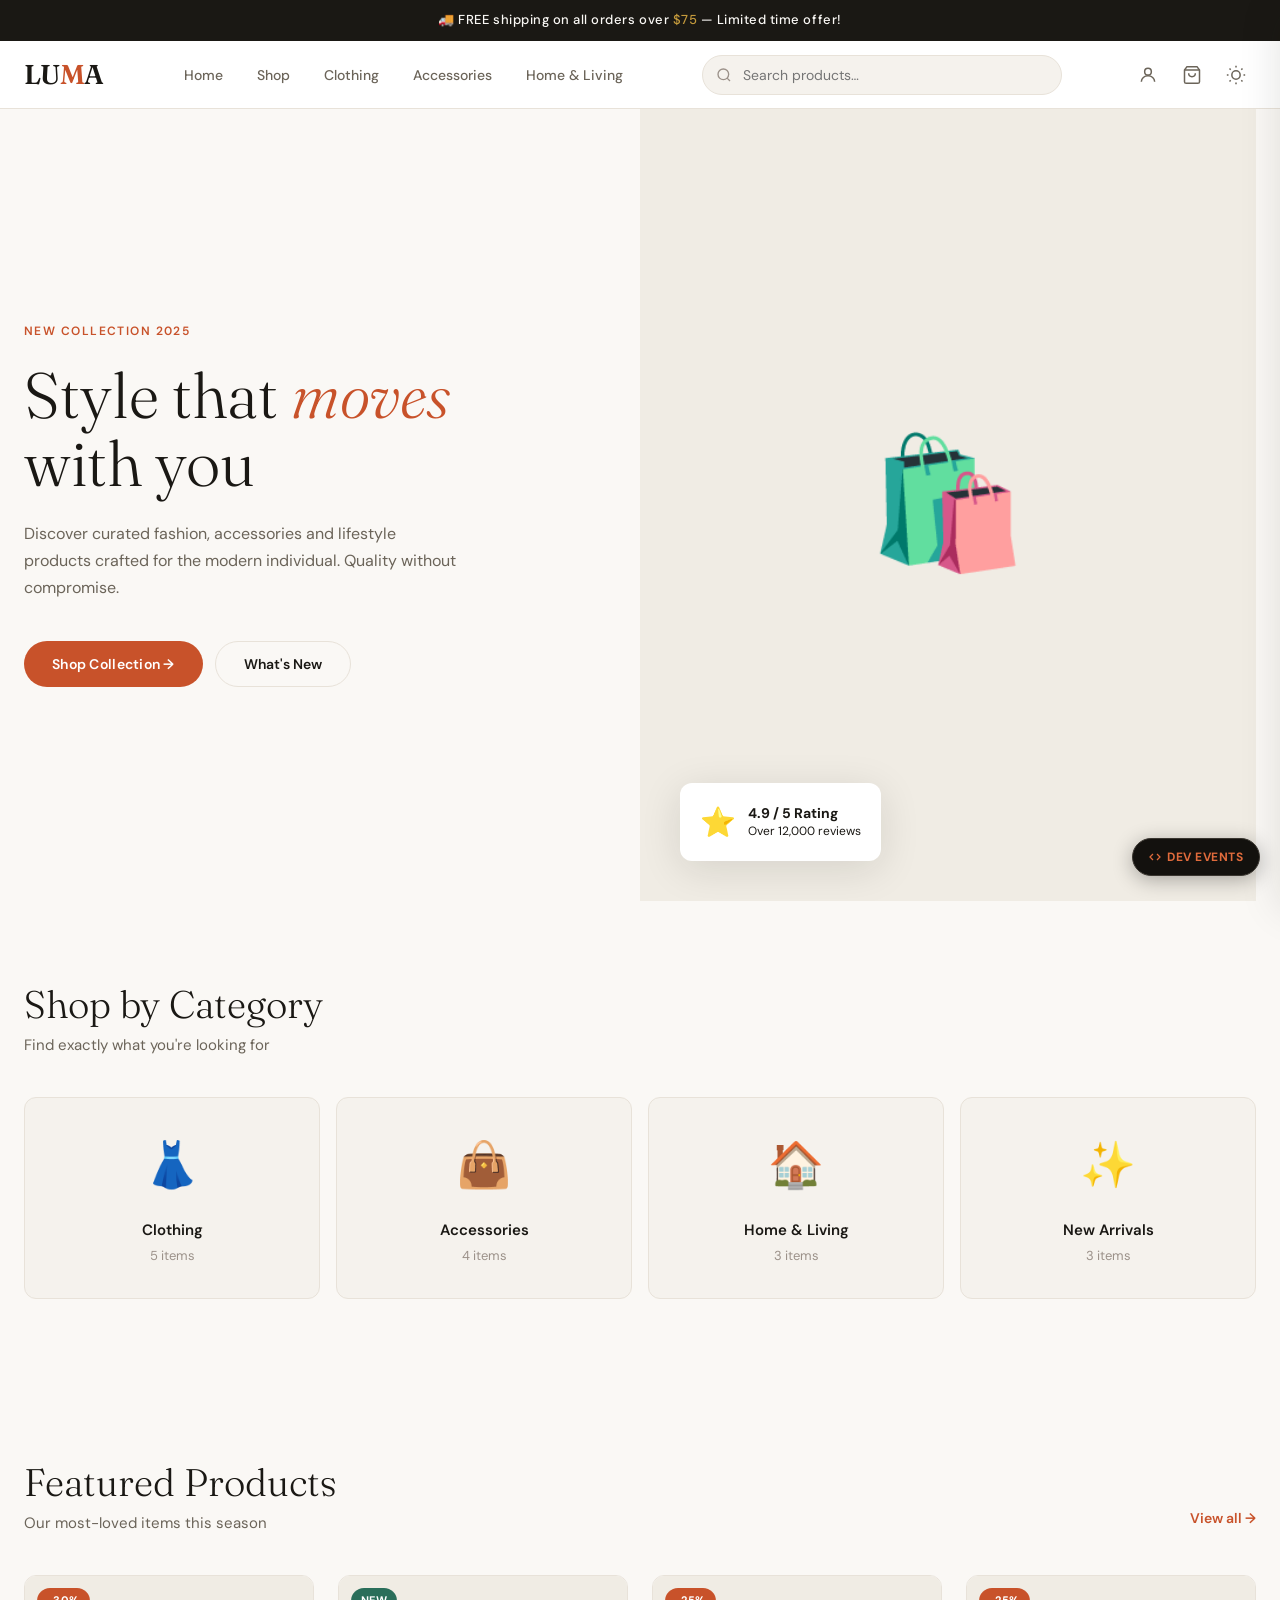
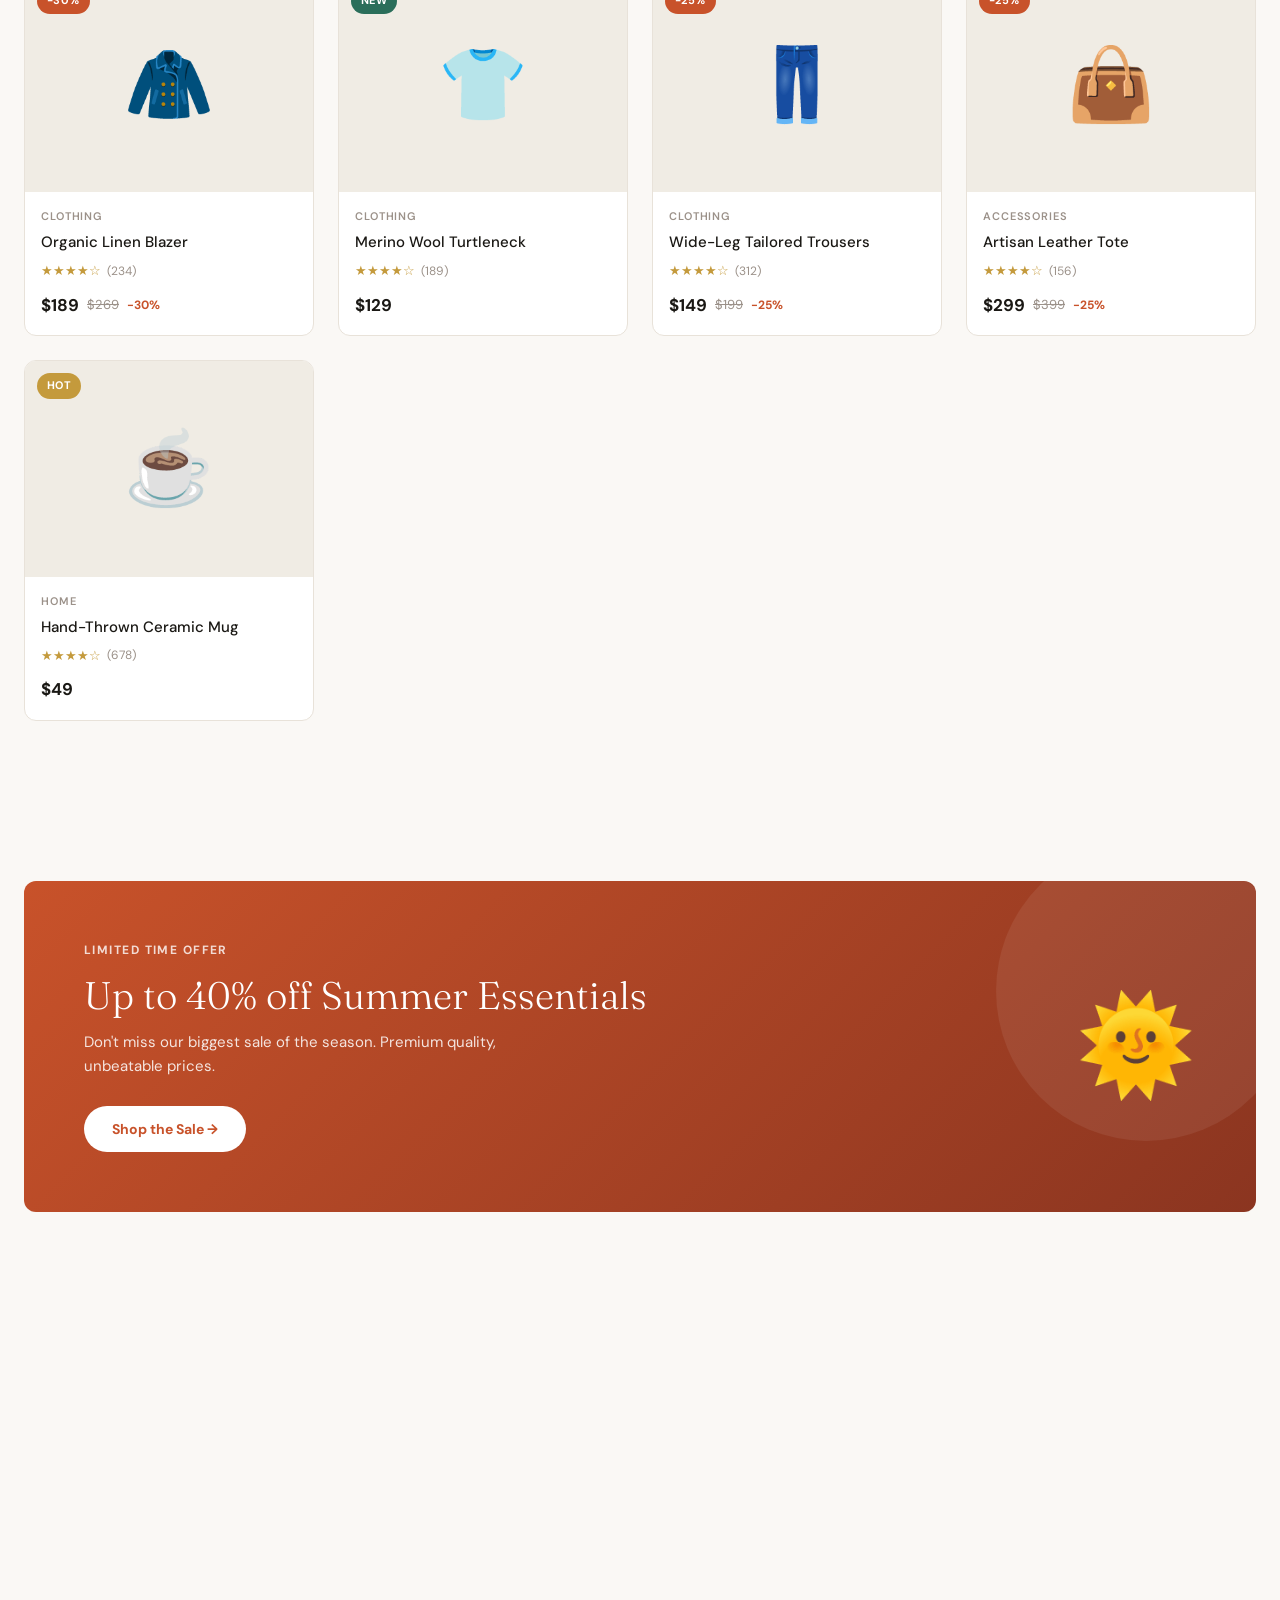
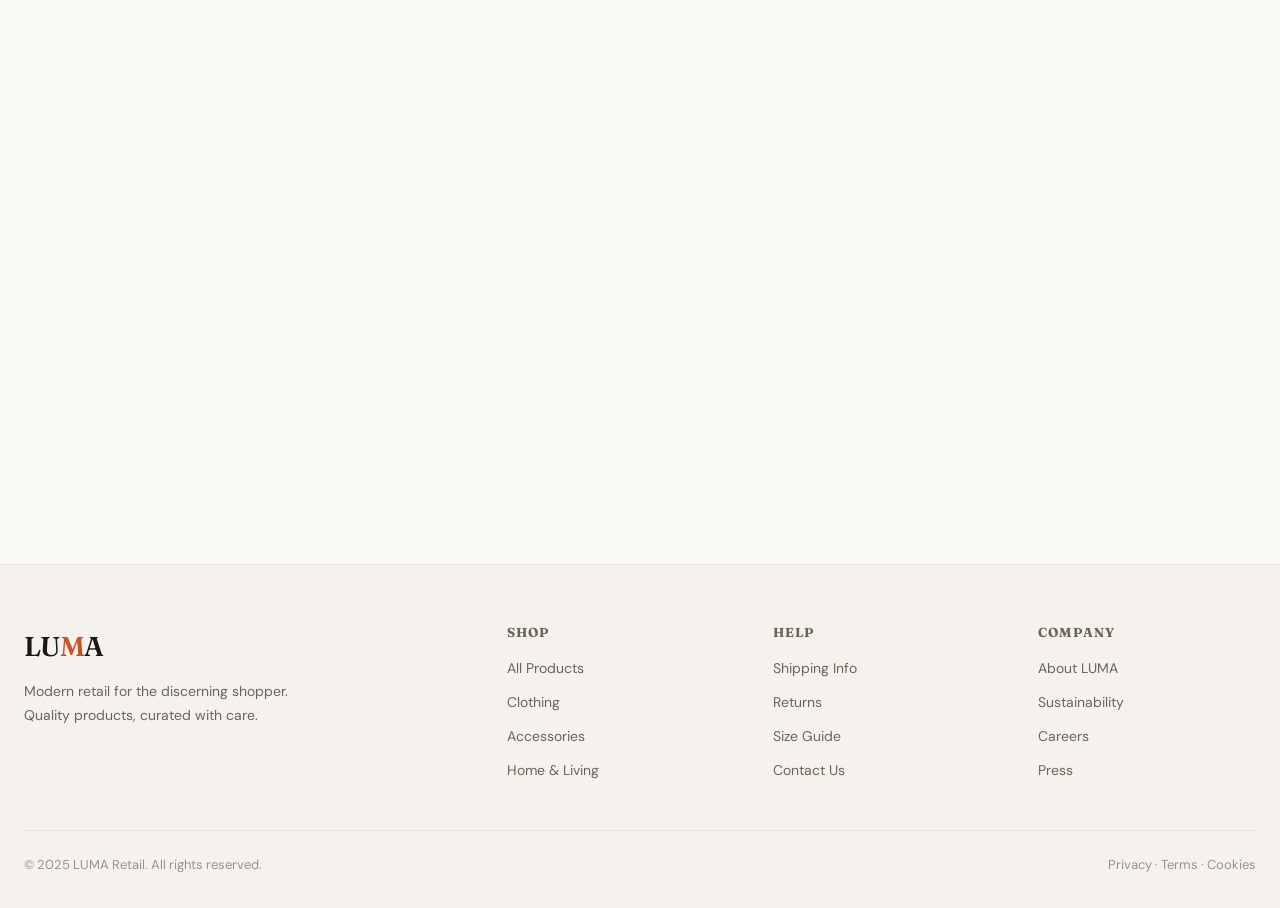
<file: index.html>
<!DOCTYPE html>
<html lang="en" data-theme="light">
<head>
  <meta charset="UTF-8"/>
  <meta name="viewport" content="width=device-width, initial-scale=1.0"/>
  <title>LUMA — Modern Retail</title>
  <link rel="preconnect" href="https://fonts.googleapis.com"/>
  <link href="https://fonts.googleapis.com/css2?family=Fraunces:ital,wght@0,300;0,400;0,600;0,700;1,300;1,400&family=DM+Sans:wght@300;400;500;600&display=swap" rel="stylesheet"/>
  <link rel="stylesheet" href="style.css"/>

  <!--
  ╔══════════════════════════════════════════════════════════════╗
  ║  TWILIO SEGMENT — Configuration                             ║
  ║                                                              ║
  ║  1. Replace YOUR_SEGMENT_WRITE_KEY with your actual key.    ║
  ║  2. Uncomment the analytics.load(...) line below.           ║
  ║  3. All ecommerce events will start flowing automatically.  ║
  ╚══════════════════════════════════════════════════════════════╝
  -->
<script>
  !function(){var i="analytics",analytics=window[i]=window[i]||[];if(!analytics.initialize)if(analytics.invoked)window.console&&console.error&&console.error("Segment snippet included twice.");else{analytics.invoked=!0;analytics.methods=["trackSubmit","trackClick","trackLink","trackForm","pageview","identify","reset","group","track","ready","alias","debug","page","screen","once","off","on","addSourceMiddleware","addIntegrationMiddleware","setAnonymousId","addDestinationMiddleware","register"];analytics.factory=function(e){return function(){if(window[i].initialized)return window[i][e].apply(window[i],arguments);var n=Array.prototype.slice.call(arguments);if(["track","screen","alias","group","page","identify"].indexOf(e)>-1){var c=document.querySelector("link[rel='canonical']");n.push({__t:"bpc",c:c&&c.getAttribute("href")||void 0,p:location.pathname,u:location.href,s:location.search,t:document.title,r:document.referrer})}n.unshift(e);analytics.push(n);return analytics}};for(var n=0;n<analytics.methods.length;n++){var key=analytics.methods[n];analytics[key]=analytics.factory(key)}analytics.load=function(key,n){var t=document.createElement("script");t.type="text/javascript";t.async=!0;t.setAttribute("data-global-segment-analytics-key",i);t.src="https://cdn.segment.com/analytics.js/v1/" + key + "/analytics.min.js";var r=document.getElementsByTagName("script")[0];r.parentNode.insertBefore(t,r);analytics._loadOptions=n};analytics._writeKey="S8YhIuGbz1wvvOxyU27UGa41QazUt90G";;analytics.SNIPPET_VERSION="5.2.0";
  analytics.load("S8YhIuGbz1wvvOxyU27UGa41QazUt90G");
  analytics.page();
  }}();
</script>
</head>
<body>

  <!-- ══════════════════════════════════════════════
       PROMO STRIP
  ══════════════════════════════════════════════ -->
  <div id="promo-strip" data-promo-id="strip-001" data-promo-name="Free Shipping Offer">
    🚚 FREE shipping on all orders over <span>$75</span> — Limited time offer!
  </div>

  <!-- ══════════════════════════════════════════════
       HEADER
  ══════════════════════════════════════════════ -->
  <header id="site-header">
    <div class="container">
      <div class="header-inner">

        <div class="logo" onclick="navigate('home')">LU<span>M</span>A</div>

        <nav class="main-nav">
          <a class="nav-link" onclick="navigate('home')">Home</a>
          <a class="nav-link" onclick="navigate('listing','all')">Shop</a>
          <a class="nav-link" onclick="navigate('listing','clothing')">Clothing</a>
          <a class="nav-link" onclick="navigate('listing','accessories')">Accessories</a>
          <a class="nav-link" onclick="navigate('listing','home')">Home &amp; Living</a>
        </nav>

        <div class="header-search">
          <svg class="search-icon" width="16" height="16" fill="none" stroke="currentColor" stroke-width="2" viewBox="0 0 24 24">
            <circle cx="11" cy="11" r="8"/><path d="m21 21-4.35-4.35"/>
          </svg>
          <input
            class="search-input"
            type="text"
            id="search-input"
            placeholder="Search products…"
            oninput="handleSearch(this.value)"
            onblur="setTimeout(()=>hideSearchDropdown(),200)"
          />
          <div class="search-results-dropdown hidden" id="search-dropdown"></div>
        </div>

        <div class="header-actions">

          <!-- User account area — rendered dynamically by renderHeaderAuth() -->
          <div class="user-area" id="user-area"></div>

          <!-- Cart -->
          <button class="icon-btn" id="cart-icon-btn" onclick="openCart()" title="Cart">
            <svg width="20" height="20" fill="none" stroke="currentColor" stroke-width="1.8" viewBox="0 0 24 24">
              <path d="M6 2L3 6v14a2 2 0 002 2h14a2 2 0 002-2V6l-3-4z"/>
              <line x1="3" y1="6" x2="21" y2="6"/>
              <path d="M16 10a4 4 0 01-8 0"/>
            </svg>
            <span class="cart-badge" id="cart-badge">0</span>
          </button>

          <!-- Theme toggle -->
          <button class="icon-btn" id="theme-toggle" onclick="toggleTheme()" title="Toggle theme">
            <svg id="theme-icon-light" width="20" height="20" fill="none" stroke="currentColor" stroke-width="1.8" viewBox="0 0 24 24">
              <circle cx="12" cy="12" r="5"/>
              <path d="M12 1v2M12 21v2M4.22 4.22l1.42 1.42M18.36 18.36l1.42 1.42M1 12h2M21 12h2M4.22 19.78l1.42-1.42M18.36 5.64l1.42-1.42"/>
            </svg>
            <svg id="theme-icon-dark" width="20" height="20" fill="none" stroke="currentColor" stroke-width="1.8" viewBox="0 0 24 24" style="display:none">
              <path d="M21 12.79A9 9 0 1111.21 3 7 7 0 0021 12.79z"/>
            </svg>
          </button>

          <!-- Mobile hamburger -->
          <button class="menu-toggle icon-btn" onclick="toggleMobileMenu()">
            <svg width="20" height="20" fill="none" stroke="currentColor" stroke-width="1.8" viewBox="0 0 24 24">
              <path d="M3 12h18M3 6h18M3 18h18"/>
            </svg>
          </button>

        </div>
      </div>
    </div>
  </header>

  <!-- ══════════════════════════════════════════════
       LOGIN MODAL
  ══════════════════════════════════════════════ -->
  <div class="modal-overlay" id="login-modal-overlay" onclick="if(event.target===this)closeLoginModal()">
    <div class="login-modal">
      <button class="modal-close" onclick="closeLoginModal()">✕</button>
      <div class="login-logo">LU<span>M</span>A</div>
      <h2 class="login-title">Welcome back</h2>
      <p class="login-subtitle">Sign in to your account to continue shopping</p>

      <div class="login-form-group">
        <label class="login-label" for="login-email">Email address</label>
        <input class="login-input" type="email" id="login-email" placeholder="you@example.com"
               onkeydown="if(event.key==='Enter')attemptLogin()"/>
      </div>
      <div class="login-form-group">
        <label class="login-label" for="login-password">Password</label>
        <input class="login-input" type="password" id="login-password" placeholder="••••••••"
               onkeydown="if(event.key==='Enter')attemptLogin()"/>
      </div>

      <div class="login-error-msg" id="login-error"></div>
      <button class="btn-login" onclick="attemptLogin()">Sign In</button>

      <div class="login-hint">
        <strong>Demo accounts (hardcoded):</strong><br/>
        alex.jordan@email.com / alex123<br/>
        priya.sharma@email.com / priya123<br/>
        james.kimani@email.com / james123<br/>
        sofia.bianchi@email.com / sofia123
      </div>
    </div>
  </div>

  <!-- ══════════════════════════════════════════════
       MINI CART DRAWER
  ══════════════════════════════════════════════ -->
  <div class="cart-overlay" id="cart-overlay" onclick="closeCart()"></div>
  <div class="cart-drawer" id="cart-drawer">
    <div class="cart-drawer-header">
      <span class="cart-drawer-title">Your Bag (<span id="drawer-count">0</span>)</span>
      <button class="cart-close-btn" onclick="closeCart()">✕</button>
    </div>
    <div class="cart-items" id="drawer-items"></div>
    <div class="cart-footer" id="drawer-footer"></div>
  </div>

  <!-- Toast notification -->
  <div class="toast" id="toast"></div>

  <!-- ══════════════════════════════════════════════
       PAGES
  ══════════════════════════════════════════════ -->
  <main id="main">

    <!-- HOME PAGE -->
    <div id="page-home" class="page active">
      <section class="hero container">
        <div class="hero-content">
          <div class="hero-eyebrow">New Collection 2025</div>
          <h1 class="hero-title">Style that <em>moves</em> with you</h1>
          <p class="hero-desc">Discover curated fashion, accessories and lifestyle products crafted for the modern individual. Quality without compromise.</p>
          <div class="hero-actions">
            <button class="btn-primary" onclick="navigate('listing','all')">Shop Collection →</button>
            <button class="btn-secondary" onclick="navigate('listing','new')">What's New</button>
          </div>
        </div>
        <div class="hero-visual">
          <div class="hero-visual-inner">🛍️</div>
          <div class="hero-badge">
            <div class="hero-badge-icon">⭐</div>
            <div class="hero-badge-text"><strong>4.9 / 5 Rating</strong>Over 12,000 reviews</div>
          </div>
        </div>
      </section>

      <section>
        <div class="container">
          <div class="section-header">
            <div>
              <h2 class="section-title">Shop by Category</h2>
              <p class="section-subtitle">Find exactly what you're looking for</p>
            </div>
          </div>
          <div class="categories-grid" id="categories-grid"></div>
        </div>
      </section>

      <section>
        <div class="container">
          <div class="section-header">
            <div>
              <h2 class="section-title">Featured Products</h2>
              <p class="section-subtitle">Our most-loved items this season</p>
            </div>
            <button class="btn-ghost" onclick="navigate('listing','all')">View all →</button>
          </div>
          <div class="products-grid" id="featured-products"></div>
        </div>
      </section>

      <section>
        <div class="container">
          <div class="promo-banner" id="promo-banner-main" data-promo-id="banner-001" data-promo-name="Summer Sale">
            <div class="promo-content">
              <div class="promo-eyebrow">Limited Time Offer</div>
              <h2 class="promo-title">Up to 40% off Summer Essentials</h2>
              <p class="promo-desc">Don't miss our biggest sale of the season. Premium quality, unbeatable prices.</p>
              <button class="btn-white" onclick="handlePromoBannerClick()">Shop the Sale →</button>
            </div>
            <div class="promo-visual">🌞</div>
          </div>
        </div>
      </section>
    </div>

    <!-- LISTING PAGE -->
    <div id="page-listing" class="page">
      <section>
        <div class="container">
          <div class="listing-layout">
            <aside class="filters-sidebar">
              <div class="filter-section">
                <div class="filter-title">Category</div>
                <div id="category-filters"></div>
              </div>
              <div class="filter-section">
                <div class="filter-title">Price Range</div>
                <div class="price-range-inputs">
                  <input class="price-input" type="number" id="price-min" placeholder="$0" oninput="applyFilters()"/>
                  <span style="color:var(--text3)">—</span>
                  <input class="price-input" type="number" id="price-max" placeholder="$500" oninput="applyFilters()"/>
                </div>
              </div>
              <div class="filter-section">
                <div class="filter-title">Rating</div>
                <label class="filter-option"><input type="checkbox" value="4" onchange="applyFilters()"/> 4★ &amp; above</label>
                <label class="filter-option"><input type="checkbox" value="3" onchange="applyFilters()"/> 3★ &amp; above</label>
              </div>
            </aside>
            <div>
              <div class="listing-header">
                <div class="listing-count" id="listing-count">Showing 0 products</div>
                <select class="sort-select" id="sort-select" onchange="applyFilters()">
                  <option value="featured">Featured</option>
                  <option value="price-asc">Price: Low to High</option>
                  <option value="price-desc">Price: High to Low</option>
                  <option value="rating">Top Rated</option>
                  <option value="newest">Newest</option>
                </select>
              </div>
              <div class="products-grid" id="listing-products"></div>
              <div class="pagination" id="pagination"></div>
            </div>
          </div>
        </div>
      </section>
    </div>

    <!-- PRODUCT DETAIL PAGE -->
    <div id="page-product" class="page">
      <section>
        <div class="container">
          <div class="product-detail" id="product-detail-content"></div>
        </div>
      </section>
      <section class="reviews-section" id="reviews-section" style="display:none">
        <div class="container">
          <h2 style="margin-bottom:28px;font-family:var(--font-display);font-weight:300">Customer Reviews</h2>
          <div id="reviews-content"></div>
        </div>
      </section>
      <section style="padding-top:0">
        <div class="container">
          <div class="section-header">
            <h2 class="section-title">You May Also Like</h2>
          </div>
          <div class="carousel-wrapper">
            <div class="carousel-track" id="related-products"></div>
          </div>
        </div>
      </section>
      <div class="sticky-atc" id="sticky-atc"></div>
    </div>

    <!-- CART PAGE -->
    <div id="page-cart" class="page">
      <section>
        <div class="container">
          <h1 style="margin-bottom:32px;font-family:var(--font-display);font-weight:300">Shopping Cart</h1>
          <div class="cart-page-layout" id="cart-page-content"></div>
        </div>
      </section>
    </div>

    <!-- CHECKOUT PAGE -->
    <div id="page-checkout" class="page">
      <section>
        <div class="container">
          <h1 style="margin-bottom:32px;font-family:var(--font-display);font-weight:300">Checkout</h1>
          <div class="checkout-layout" id="checkout-content"></div>
        </div>
      </section>
    </div>

    <!-- CONFIRMATION PAGE -->
    <div id="page-confirmation" class="page"></div>

  </main>

  <!-- ══════════════════════════════════════════════
       FOOTER
  ══════════════════════════════════════════════ -->
  <footer id="site-footer">
    <div class="container">
      <div class="footer-grid">
        <div class="footer-brand">
          <div class="logo">LU<span>M</span>A</div>
          <p>Modern retail for the discerning shopper. Quality products, curated with care.</p>
        </div>
        <div class="footer-col">
          <h4>Shop</h4>
          <ul>
            <li><a onclick="navigate('listing','all')">All Products</a></li>
            <li><a onclick="navigate('listing','clothing')">Clothing</a></li>
            <li><a onclick="navigate('listing','accessories')">Accessories</a></li>
            <li><a onclick="navigate('listing','home')">Home &amp; Living</a></li>
          </ul>
        </div>
        <div class="footer-col">
          <h4>Help</h4>
          <ul>
            <li><a href="#">Shipping Info</a></li>
            <li><a href="#">Returns</a></li>
            <li><a href="#">Size Guide</a></li>
            <li><a href="#">Contact Us</a></li>
          </ul>
        </div>
        <div class="footer-col">
          <h4>Company</h4>
          <ul>
            <li><a href="#">About LUMA</a></li>
            <li><a href="#">Sustainability</a></li>
            <li><a href="#">Careers</a></li>
            <li><a href="#">Press</a></li>
          </ul>
        </div>
      </div>
      <div class="footer-bottom">
        <span>© 2025 LUMA Retail. All rights reserved.</span>
        <span>Privacy · Terms · Cookies</span>
      </div>
    </div>
  </footer>

  <!-- ══════════════════════════════════════════════
       DEV ANALYTICS PANEL
  ══════════════════════════════════════════════ -->
  <button id="dev-toggle" onclick="toggleDevPanel()">
    <svg width="12" height="12" viewBox="0 0 24 24" fill="none" stroke="currentColor" stroke-width="2.5">
      <polyline points="16 18 22 12 16 6"/><polyline points="8 6 2 12 8 18"/>
    </svg>
    DEV EVENTS
  </button>
  <div id="dev-panel">
    <div class="dev-panel-header">
      <span class="dev-panel-title">⚡ Analytics Events Monitor</span>
      <span class="dev-close" onclick="toggleDevPanel()">✕</span>
    </div>
    <div class="dev-events" id="dev-events">
      <div style="padding:16px;text-align:center;color:#6b6459;font-size:12px">
        No events fired yet.<br/>Interact with the store to see events.
      </div>
    </div>
  </div>

  <!-- ══════════════════════════════════════════════
       SCRIPTS (data first, then app logic)
  ══════════════════════════════════════════════ -->
  <script src="data.js"></script>
  <script src="main.js"></script>

</body>
</html>
</file>
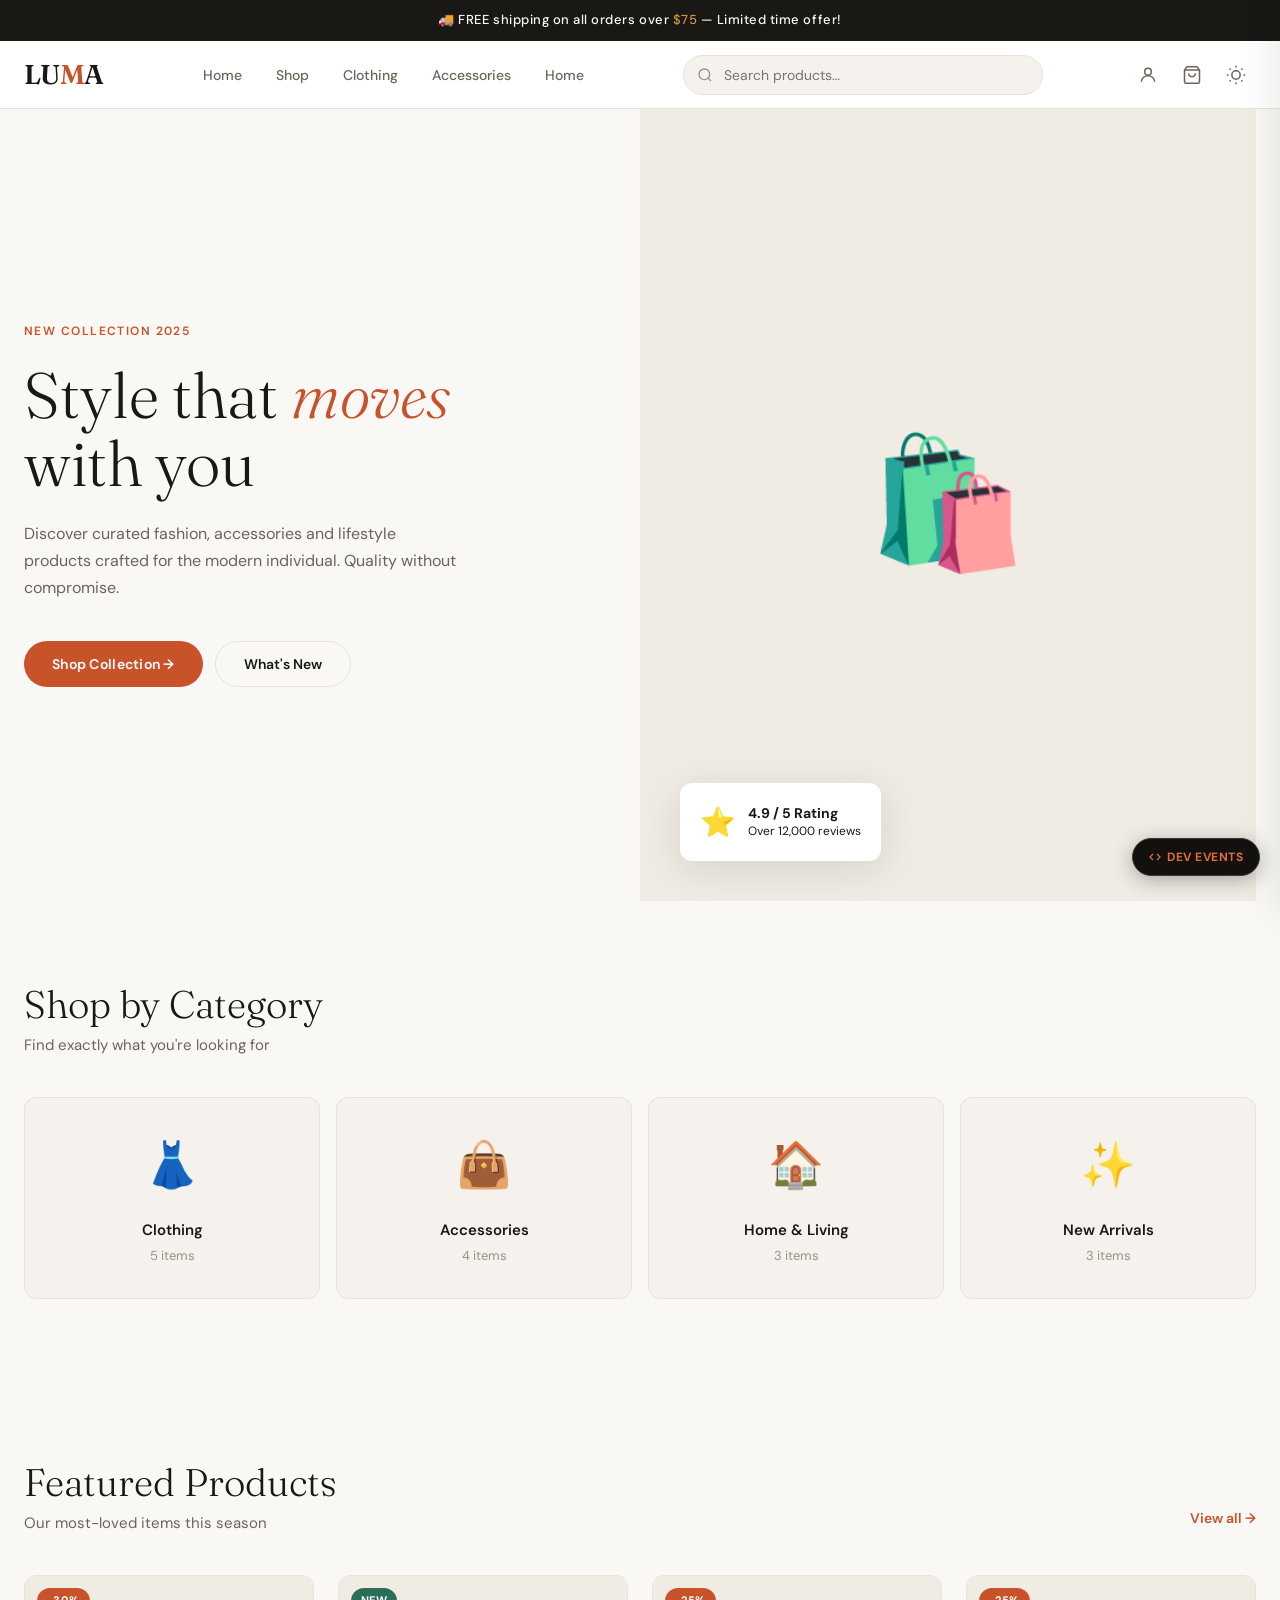
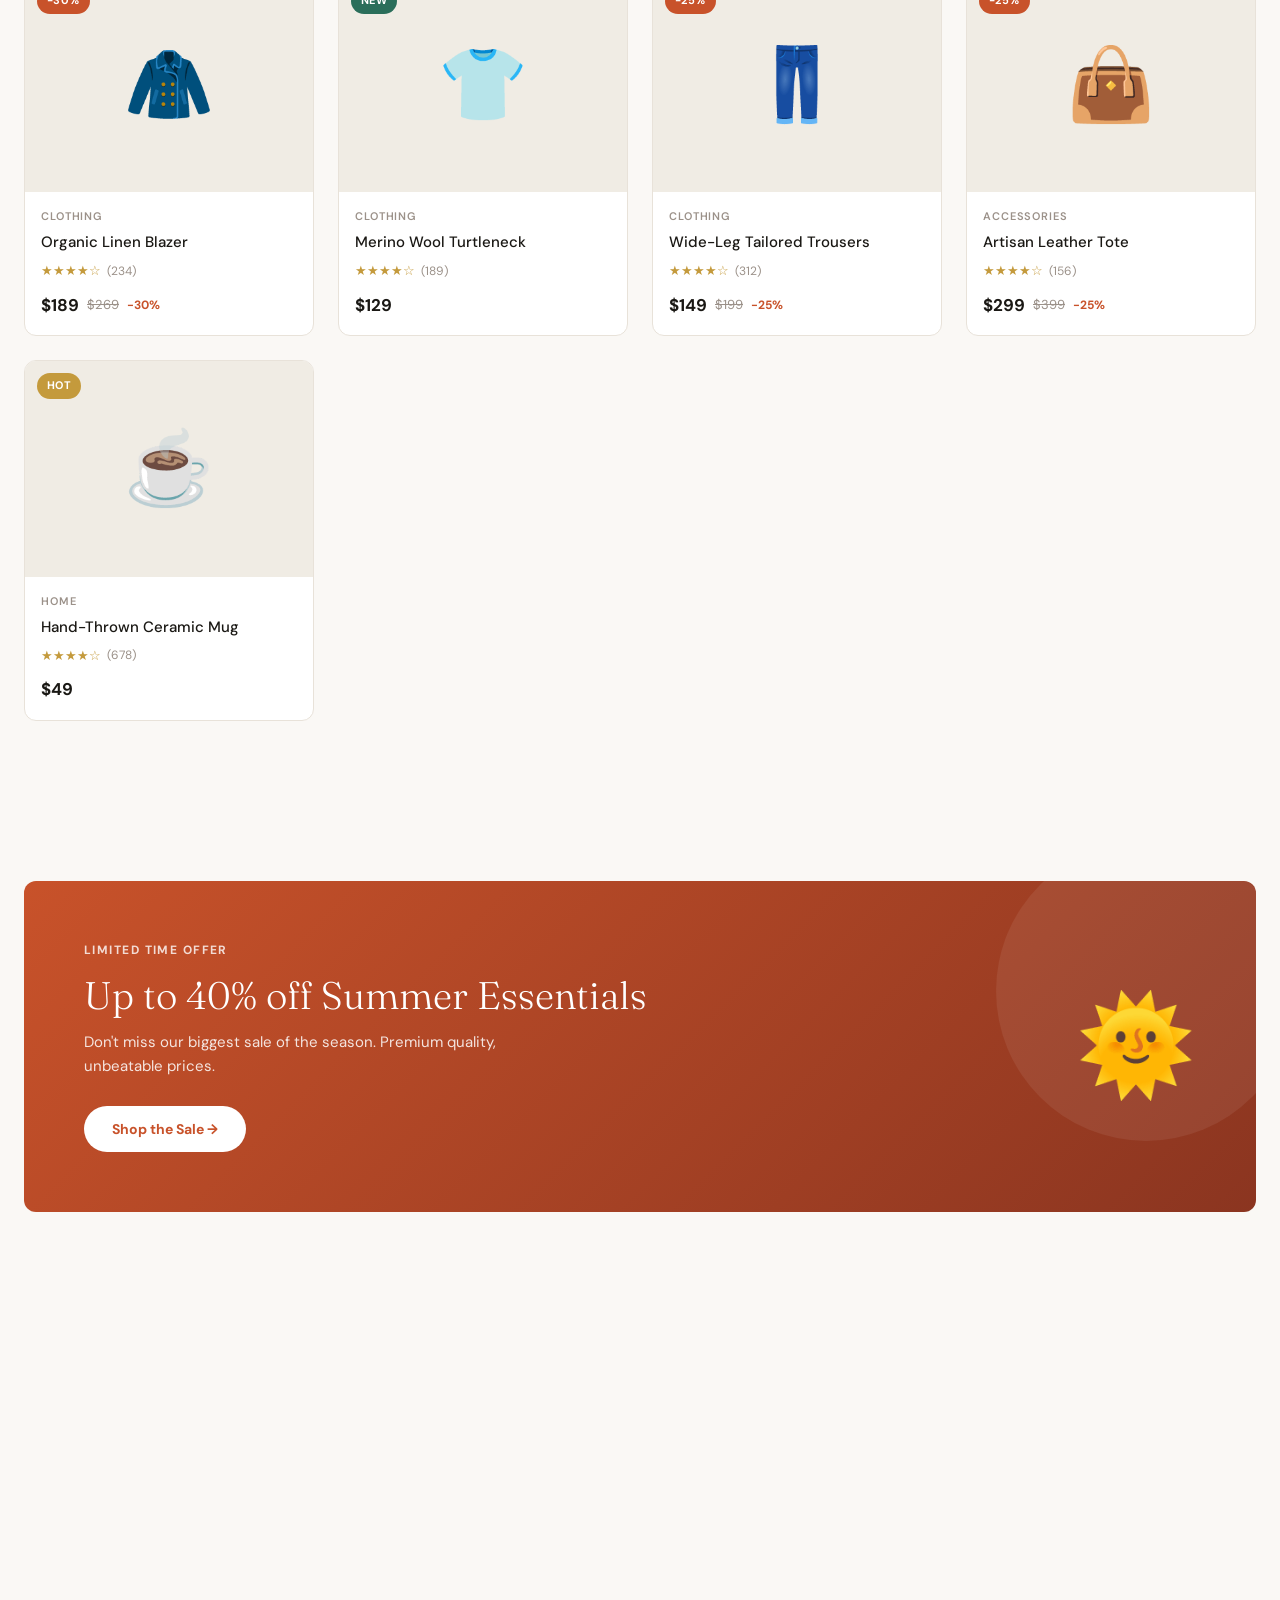
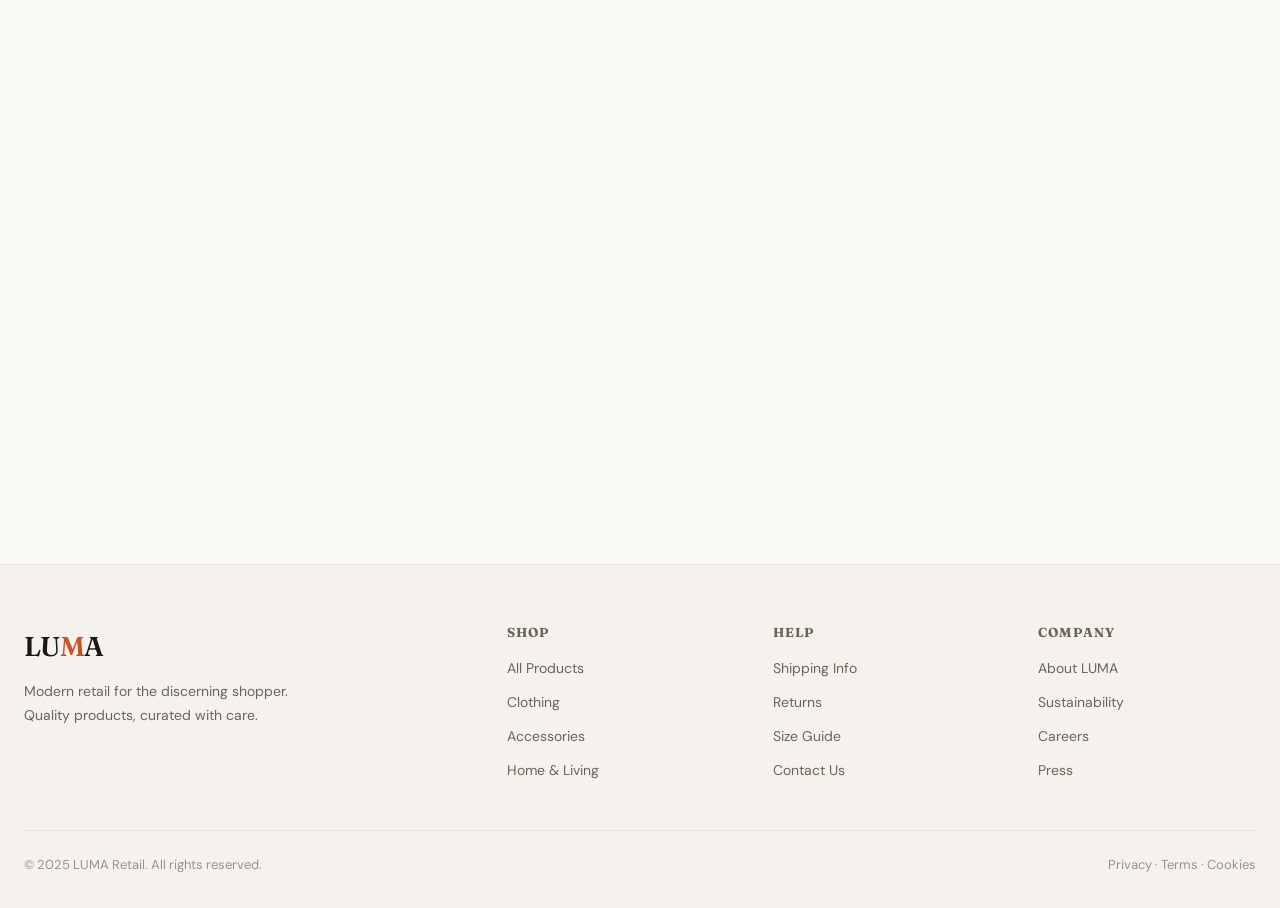
<file: index-old.html>
<!DOCTYPE html>
<html lang="en" data-theme="light">
<head>
<meta charset="UTF-8"/>
<meta name="viewport" content="width=device-width, initial-scale=1.0"/>
<title>LUMA — Modern Retail</title>
<link rel="preconnect" href="https://fonts.googleapis.com"/>
<link href="https://fonts.googleapis.com/css2?family=Fraunces:ital,wght@0,300;0,400;0,600;0,700;1,300;1,400&family=DM+Sans:wght@300;400;500;600&display=swap" rel="stylesheet"/>

<!-- Segment Snippet Placeholder -->
<!-- <script>
  !function(){var i="analytics",analytics=window[i]=window[i]||[];if(!analytics.initialize)if(analytics.invoked)window.console&&console.error&&console.error("Segment snippet included twice.");else{analytics.invoked=!0;analytics.methods=["trackSubmit","trackClick","trackLink","trackForm","pageview","identify","reset","group","track","ready","alias","debug","page","once","off","on","addSourceMiddleware","addIntegrationMiddleware","setAnonymousId","addDestinationMiddleware","register"];analytics.factory=function(e){return function(){if(window[i].initialized)return window[i][e].apply(window[i],arguments);var n=Array.prototype.slice.call(arguments);if(["track","screen","alias","group","page","identify"].indexOf(e)>-1){var c=document.querySelector("link[rel='canonical']");n.push({__t:"bpc",c:c&&c.getAttribute("href")||void 0,p:location.pathname,u:location.href,s:location.search,t:document.title,r:document.referrer})}n.unshift(e);analytics.push(n);return analytics}};for(var n=0;n<analytics.methods.length;n++){var key=analytics.methods[n];analytics[key]=analytics.factory(key)}analytics.load=function(key,n){var t=document.createElement("script");t.type="text/javascript";t.async=!0;t.setAttribute("data-global-segment-analytics-key",i);t.src="https://cdn.segment.com/analytics.js/v1/"+key+"/analytics.min.js";var r=document.getElementsByTagName("script")[0];r.parentNode.insertBefore(t,r);analytics._loadOptions=n};analytics._writeKey="YOUR_SEGMENT_WRITE_KEY";analytics._cdn="https://cdn.segment.com";analytics.SNIPPET_VERSION="5.2.0";
  /* TO CONFIGURE: Replace YOUR_SEGMENT_WRITE_KEY with your actual Segment write key */
  /* analytics.load("YOUR_SEGMENT_WRITE_KEY"); */
  analytics.page();}}();
</script> -->

<script>
  !function(){var i="analytics",analytics=window[i]=window[i]||[];if(!analytics.initialize)if(analytics.invoked)window.console&&console.error&&console.error("Segment snippet included twice.");else{analytics.invoked=!0;analytics.methods=["trackSubmit","trackClick","trackLink","trackForm","pageview","identify","reset","group","track","ready","alias","debug","page","screen","once","off","on","addSourceMiddleware","addIntegrationMiddleware","setAnonymousId","addDestinationMiddleware","register"];analytics.factory=function(e){return function(){if(window[i].initialized)return window[i][e].apply(window[i],arguments);var n=Array.prototype.slice.call(arguments);if(["track","screen","alias","group","page","identify"].indexOf(e)>-1){var c=document.querySelector("link[rel='canonical']");n.push({__t:"bpc",c:c&&c.getAttribute("href")||void 0,p:location.pathname,u:location.href,s:location.search,t:document.title,r:document.referrer})}n.unshift(e);analytics.push(n);return analytics}};for(var n=0;n<analytics.methods.length;n++){var key=analytics.methods[n];analytics[key]=analytics.factory(key)}analytics.load=function(key,n){var t=document.createElement("script");t.type="text/javascript";t.async=!0;t.setAttribute("data-global-segment-analytics-key",i);t.src="https://cdn.segment.com/analytics.js/v1/" + key + "/analytics.min.js";var r=document.getElementsByTagName("script")[0];r.parentNode.insertBefore(t,r);analytics._loadOptions=n};analytics._writeKey="S8YhIuGbz1wvvOxyU27UGa41QazUt90G";;analytics.SNIPPET_VERSION="5.2.0";
  analytics.load("S8YhIuGbz1wvvOxyU27UGa41QazUt90G");
  analytics.page();
  }}();
</script>

<style>
/* ============================================================
   CSS VARIABLES & THEME
   ============================================================ */
:root {
  --bg: #faf8f5;
  --bg2: #f0ece4;
  --surface: #ffffff;
  --surface2: #f5f2ed;
  --border: #e8e2d9;
  --text: #1a1814;
  --text2: #6b6459;
  --text3: #9b9189;
  --accent: #c8522a;
  --accent-hover: #a8431e;
  --accent-light: #fdf0ea;
  --accent2: #2a6e5a;
  --gold: #c49a3c;
  --shadow: 0 2px 16px rgba(26,24,20,0.08);
  --shadow-lg: 0 8px 40px rgba(26,24,20,0.12);
  --radius: 12px;
  --radius-sm: 8px;
  --header-h: 68px;
  --font-display: 'Fraunces', serif;
  --font-body: 'DM Sans', sans-serif;
  --transition: 0.22s cubic-bezier(0.4, 0, 0.2, 1);
}

[data-theme="dark"] {
  --bg: #13110e;
  --bg2: #1c1916;
  --surface: #201e1a;
  --surface2: #2a2723;
  --border: #3a3630;
  --text: #f0ece4;
  --text2: #a09890;
  --text3: #706860;
  --accent: #e06b3c;
  --accent-hover: #f07848;
  --accent-light: #2a1a10;
  --accent2: #3a8e72;
  --gold: #d4aa4c;
  --shadow: 0 2px 16px rgba(0,0,0,0.3);
  --shadow-lg: 0 8px 40px rgba(0,0,0,0.4);
}

/* ============================================================
   RESET & BASE
   ============================================================ */
*, *::before, *::after { box-sizing: border-box; margin: 0; padding: 0; }
html { scroll-behavior: smooth; }
body {
  font-family: var(--font-body);
  background: var(--bg);
  color: var(--text);
  font-size: 15px;
  line-height: 1.6;
  min-height: 100vh;
  transition: background var(--transition), color var(--transition);
}
img { max-width: 100%; display: block; }
button { cursor: pointer; border: none; background: none; font-family: inherit; }
input, select, textarea { font-family: inherit; }
a { text-decoration: none; color: inherit; }
ul { list-style: none; }

/* ============================================================
   TYPOGRAPHY
   ============================================================ */
.display { font-family: var(--font-display); font-weight: 300; }
.display-bold { font-family: var(--font-display); font-weight: 600; }
h1,h2,h3,h4 { font-family: var(--font-display); font-weight: 400; line-height: 1.2; }
h1 { font-size: clamp(2.2rem, 5vw, 4rem); }
h2 { font-size: clamp(1.6rem, 3vw, 2.4rem); }
h3 { font-size: 1.3rem; }

/* ============================================================
   LAYOUT UTILITIES
   ============================================================ */
.container { max-width: 1320px; margin: 0 auto; padding: 0 24px; }
.grid { display: grid; }
.flex { display: flex; align-items: center; }
.hidden { display: none !important; }

/* ============================================================
   PROMO STRIP
   ============================================================ */
#promo-strip {
  background: var(--text);
  color: var(--bg);
  text-align: center;
  padding: 10px 16px;
  font-size: 13px;
  font-weight: 500;
  letter-spacing: 0.04em;
  position: relative;
  z-index: 100;
}
#promo-strip span { color: var(--gold); }

/* ============================================================
   HEADER
   ============================================================ */
#site-header {
  position: sticky;
  top: 0;
  z-index: 200;
  background: var(--surface);
  border-bottom: 1px solid var(--border);
  height: var(--header-h);
  transition: background var(--transition), box-shadow var(--transition);
}
#site-header.scrolled { box-shadow: var(--shadow); }
.header-inner {
  height: var(--header-h);
  display: flex;
  align-items: center;
  justify-content: space-between;
  gap: 16px;
}
.logo {
  font-family: var(--font-display);
  font-size: 1.7rem;
  font-weight: 600;
  letter-spacing: -0.02em;
  color: var(--text);
  cursor: pointer;
  flex-shrink: 0;
}
.logo span { color: var(--accent); }

.main-nav { display: flex; gap: 6px; }
.nav-link {
  padding: 8px 14px;
  border-radius: var(--radius-sm);
  font-size: 14px;
  font-weight: 500;
  color: var(--text2);
  transition: color var(--transition), background var(--transition);
  cursor: pointer;
}
.nav-link:hover, .nav-link.active { color: var(--text); background: var(--surface2); }

.header-search {
  flex: 1;
  max-width: 360px;
  position: relative;
}
.search-input {
  width: 100%;
  padding: 10px 16px 10px 40px;
  border-radius: 100px;
  border: 1.5px solid var(--border);
  background: var(--surface2);
  color: var(--text);
  font-size: 14px;
  outline: none;
  transition: border-color var(--transition), background var(--transition);
}
.search-input:focus { border-color: var(--accent); background: var(--surface); }
.search-icon {
  position: absolute;
  left: 14px;
  top: 50%;
  transform: translateY(-50%);
  color: var(--text3);
  pointer-events: none;
}
.search-results-dropdown {
  position: absolute;
  top: calc(100% + 8px);
  left: 0; right: 0;
  background: var(--surface);
  border: 1.5px solid var(--border);
  border-radius: var(--radius);
  box-shadow: var(--shadow-lg);
  max-height: 300px;
  overflow-y: auto;
  z-index: 500;
}
.search-result-item {
  display: flex;
  align-items: center;
  gap: 12px;
  padding: 12px 16px;
  cursor: pointer;
  transition: background var(--transition);
}
.search-result-item:hover { background: var(--surface2); }
.search-result-thumb {
  width: 40px; height: 40px;
  border-radius: 6px;
  object-fit: cover;
  background: var(--bg2);
  display: flex; align-items: center; justify-content: center;
  font-size: 20px;
  flex-shrink: 0;
}
.search-result-info { flex: 1; }
.search-result-name { font-size: 13px; font-weight: 500; }
.search-result-price { font-size: 12px; color: var(--accent); }

.header-actions { display: flex; align-items: center; gap: 4px; }
.icon-btn {
  width: 40px; height: 40px;
  border-radius: 50%;
  display: flex; align-items: center; justify-content: center;
  color: var(--text2);
  transition: background var(--transition), color var(--transition);
  position: relative;
}
.icon-btn:hover { background: var(--surface2); color: var(--text); }
.cart-badge {
  position: absolute;
  top: 4px; right: 4px;
  background: var(--accent);
  color: white;
  width: 18px; height: 18px;
  border-radius: 50%;
  font-size: 10px;
  font-weight: 700;
  display: flex; align-items: center; justify-content: center;
  display: none;
}

/* ============================================================
   MOBILE MENU TOGGLE
   ============================================================ */
.menu-toggle { display: none; }

/* ============================================================
   HERO
   ============================================================ */
#page-home {}
.hero {
  min-height: calc(100vh - var(--header-h) - 40px);
  display: grid;
  grid-template-columns: 1fr 1fr;
  gap: 0;
  overflow: hidden;
}
.hero-content {
  display: flex;
  flex-direction: column;
  justify-content: center;
  padding: 80px 60px 80px 0;
}
.hero-eyebrow {
  font-size: 12px;
  font-weight: 600;
  letter-spacing: 0.12em;
  text-transform: uppercase;
  color: var(--accent);
  margin-bottom: 20px;
}
.hero-title {
  font-size: clamp(2.8rem, 5vw, 4.5rem);
  font-weight: 300;
  line-height: 1.05;
  margin-bottom: 24px;
  font-family: var(--font-display);
}
.hero-title em { font-style: italic; color: var(--accent); }
.hero-desc {
  font-size: 16px;
  color: var(--text2);
  max-width: 440px;
  margin-bottom: 40px;
  line-height: 1.7;
}
.hero-actions { display: flex; gap: 12px; flex-wrap: wrap; }

.btn-primary {
  display: inline-flex; align-items: center; gap: 8px;
  background: var(--accent);
  color: white;
  padding: 14px 28px;
  border-radius: 100px;
  font-weight: 600;
  font-size: 14px;
  transition: background var(--transition), transform var(--transition), box-shadow var(--transition);
  letter-spacing: 0.02em;
}
.btn-primary:hover { background: var(--accent-hover); transform: translateY(-1px); box-shadow: 0 6px 20px rgba(200,82,42,0.35); }
.btn-primary:active { transform: translateY(0); }

.btn-secondary {
  display: inline-flex; align-items: center; gap: 8px;
  background: transparent;
  color: var(--text);
  padding: 13px 28px;
  border-radius: 100px;
  font-weight: 600;
  font-size: 14px;
  border: 1.5px solid var(--border);
  transition: border-color var(--transition), background var(--transition);
}
.btn-secondary:hover { border-color: var(--text); background: var(--surface2); }

.btn-ghost {
  display: inline-flex; align-items: center; gap: 6px;
  color: var(--accent);
  font-weight: 600;
  font-size: 14px;
  padding: 8px 0;
  transition: gap var(--transition);
}
.btn-ghost:hover { gap: 10px; }

.hero-visual {
  position: relative;
  background: var(--bg2);
  overflow: hidden;
  display: flex; align-items: center; justify-content: center;
}
.hero-visual-inner {
  font-size: 8rem;
  animation: float 4s ease-in-out infinite;
}
@keyframes float {
  0%, 100% { transform: translateY(0); }
  50% { transform: translateY(-16px); }
}
.hero-badge {
  position: absolute;
  bottom: 40px; left: 40px;
  background: var(--surface);
  border-radius: var(--radius);
  padding: 16px 20px;
  box-shadow: var(--shadow-lg);
  display: flex; align-items: center; gap: 12px;
}
.hero-badge-icon { font-size: 1.8rem; }
.hero-badge-text { font-size: 12px; line-height: 1.4; }
.hero-badge-text strong { display: block; font-size: 14px; }

/* ============================================================
   SECTION HEADERS
   ============================================================ */
.section-header {
  display: flex;
  align-items: flex-end;
  justify-content: space-between;
  margin-bottom: 40px;
  gap: 16px;
}
.section-title { font-family: var(--font-display); font-weight: 300; }
.section-subtitle { color: var(--text2); font-size: 15px; margin-top: 6px; }

section { padding: 80px 0; }

/* ============================================================
   FEATURED CATEGORIES
   ============================================================ */
.categories-grid {
  display: grid;
  grid-template-columns: repeat(4, 1fr);
  gap: 16px;
}
.category-card {
  background: var(--surface2);
  border-radius: var(--radius);
  padding: 32px 24px;
  cursor: pointer;
  transition: transform var(--transition), box-shadow var(--transition), background var(--transition);
  text-align: center;
  border: 1.5px solid var(--border);
}
.category-card:hover {
  transform: translateY(-4px);
  box-shadow: var(--shadow-lg);
  background: var(--surface);
}
.cat-emoji { font-size: 2.8rem; margin-bottom: 16px; }
.cat-name { font-weight: 600; font-size: 15px; margin-bottom: 4px; }
.cat-count { font-size: 13px; color: var(--text3); }

/* ============================================================
   PRODUCT CARDS & GRIDS
   ============================================================ */
.products-grid {
  display: grid;
  grid-template-columns: repeat(auto-fill, minmax(260px, 1fr));
  gap: 24px;
}
.product-card {
  background: var(--surface);
  border-radius: var(--radius);
  overflow: hidden;
  border: 1.5px solid var(--border);
  transition: transform var(--transition), box-shadow var(--transition);
  cursor: pointer;
  position: relative;
}
.product-card:hover { transform: translateY(-4px); box-shadow: var(--shadow-lg); }
.product-card:hover .card-actions { opacity: 1; transform: translateY(0); }

.card-image {
  aspect-ratio: 4/3;
  background: var(--bg2);
  display: flex; align-items: center; justify-content: center;
  font-size: 4rem;
  position: relative;
  overflow: hidden;
}
.card-badge {
  position: absolute;
  top: 12px; left: 12px;
  padding: 4px 10px;
  border-radius: 100px;
  font-size: 11px;
  font-weight: 700;
  letter-spacing: 0.04em;
  text-transform: uppercase;
}
.badge-sale { background: var(--accent); color: white; }
.badge-new { background: var(--accent2); color: white; }
.badge-hot { background: var(--gold); color: white; }

.card-actions {
  position: absolute;
  bottom: 0; left: 0; right: 0;
  padding: 12px;
  opacity: 0;
  transform: translateY(8px);
  transition: opacity var(--transition), transform var(--transition);
  display: flex; gap: 8px;
}
.card-add-btn {
  flex: 1;
  background: var(--accent);
  color: white;
  padding: 10px;
  border-radius: var(--radius-sm);
  font-size: 13px;
  font-weight: 600;
  transition: background var(--transition);
  text-align: center;
}
.card-add-btn:hover { background: var(--accent-hover); }
.card-wishlist-btn {
  width: 38px; height: 38px;
  background: var(--surface);
  border-radius: var(--radius-sm);
  display: flex; align-items: center; justify-content: center;
  font-size: 16px;
  border: 1.5px solid var(--border);
  transition: background var(--transition);
}
.card-wishlist-btn:hover { background: var(--surface2); }

.card-body { padding: 16px; }
.card-category { font-size: 11px; text-transform: uppercase; letter-spacing: 0.08em; color: var(--text3); margin-bottom: 6px; font-weight: 600; }
.card-title { font-size: 15px; font-weight: 500; margin-bottom: 8px; line-height: 1.4; }
.card-rating { display: flex; align-items: center; gap: 6px; margin-bottom: 10px; }
.stars { color: var(--gold); font-size: 13px; }
.rating-count { font-size: 12px; color: var(--text3); }
.card-price { display: flex; align-items: center; gap: 8px; }
.price-current { font-weight: 700; font-size: 17px; color: var(--text); }
.price-original { font-size: 13px; color: var(--text3); text-decoration: line-through; }
.price-discount { font-size: 12px; font-weight: 700; color: var(--accent); }

/* ============================================================
   PROMOTIONAL BANNER
   ============================================================ */
.promo-banner {
  background: linear-gradient(135deg, var(--accent) 0%, #8b3520 100%);
  border-radius: var(--radius);
  padding: 60px;
  color: white;
  display: grid;
  grid-template-columns: 1fr auto;
  align-items: center;
  gap: 40px;
  overflow: hidden;
  position: relative;
}
.promo-banner::after {
  content: '';
  position: absolute;
  right: -40px; top: -40px;
  width: 300px; height: 300px;
  border-radius: 50%;
  background: rgba(255,255,255,0.07);
}
.promo-eyebrow { font-size: 12px; font-weight: 700; letter-spacing: 0.12em; text-transform: uppercase; opacity: 0.8; margin-bottom: 12px; }
.promo-title { font-family: var(--font-display); font-size: clamp(1.8rem, 3vw, 2.8rem); font-weight: 300; margin-bottom: 12px; }
.promo-desc { opacity: 0.85; max-width: 480px; font-size: 15px; margin-bottom: 28px; }
.btn-white {
  background: white;
  color: var(--accent);
  padding: 14px 28px;
  border-radius: 100px;
  font-weight: 700;
  font-size: 14px;
  display: inline-flex; align-items: center; gap: 8px;
  transition: transform var(--transition), box-shadow var(--transition);
}
.btn-white:hover { transform: translateY(-2px); box-shadow: 0 6px 20px rgba(0,0,0,0.2); }
.promo-visual { font-size: 6rem; position: relative; z-index: 1; }

/* ============================================================
   PRODUCT LISTING PAGE
   ============================================================ */
#page-listing .listing-layout {
  display: grid;
  grid-template-columns: 260px 1fr;
  gap: 32px;
  align-items: start;
}
.filters-sidebar {
  background: var(--surface);
  border: 1.5px solid var(--border);
  border-radius: var(--radius);
  padding: 24px;
  position: sticky;
  top: calc(var(--header-h) + 24px);
}
.filter-section { margin-bottom: 28px; }
.filter-section:last-child { margin-bottom: 0; }
.filter-title {
  font-size: 13px;
  font-weight: 700;
  text-transform: uppercase;
  letter-spacing: 0.08em;
  color: var(--text2);
  margin-bottom: 14px;
}
.filter-option {
  display: flex;
  align-items: center;
  gap: 10px;
  padding: 6px 0;
  cursor: pointer;
  font-size: 14px;
  transition: color var(--transition);
}
.filter-option:hover { color: var(--accent); }
.filter-option input[type="checkbox"] { accent-color: var(--accent); width: 16px; height: 16px; }

.price-range-inputs { display: flex; align-items: center; gap: 8px; }
.price-input {
  width: 80px;
  padding: 8px 10px;
  border: 1.5px solid var(--border);
  border-radius: var(--radius-sm);
  background: var(--surface2);
  color: var(--text);
  font-size: 13px;
  outline: none;
}
.price-input:focus { border-color: var(--accent); }

.listing-header {
  display: flex;
  align-items: center;
  justify-content: space-between;
  margin-bottom: 24px;
  flex-wrap: wrap;
  gap: 12px;
}
.listing-count { font-size: 14px; color: var(--text2); }
.sort-select {
  padding: 8px 14px;
  border: 1.5px solid var(--border);
  border-radius: var(--radius-sm);
  background: var(--surface);
  color: var(--text);
  font-size: 14px;
  outline: none;
  cursor: pointer;
}

.pagination {
  display: flex;
  justify-content: center;
  align-items: center;
  gap: 8px;
  margin-top: 48px;
}
.page-btn {
  width: 40px; height: 40px;
  border-radius: var(--radius-sm);
  border: 1.5px solid var(--border);
  display: flex; align-items: center; justify-content: center;
  font-size: 14px;
  font-weight: 500;
  cursor: pointer;
  transition: background var(--transition), border-color var(--transition), color var(--transition);
  background: var(--surface);
  color: var(--text);
}
.page-btn:hover, .page-btn.active { background: var(--accent); border-color: var(--accent); color: white; }

/* ============================================================
   PRODUCT DETAIL PAGE
   ============================================================ */
.product-detail {
  display: grid;
  grid-template-columns: 1fr 1fr;
  gap: 64px;
  align-items: start;
}
.product-gallery { position: sticky; top: calc(var(--header-h) + 24px); }
.gallery-main {
  aspect-ratio: 1;
  background: var(--bg2);
  border-radius: var(--radius);
  display: flex; align-items: center; justify-content: center;
  font-size: 8rem;
  margin-bottom: 16px;
  border: 1.5px solid var(--border);
  overflow: hidden;
}
.gallery-thumbs { display: flex; gap: 10px; }
.gallery-thumb {
  width: 70px; height: 70px;
  background: var(--bg2);
  border-radius: var(--radius-sm);
  display: flex; align-items: center; justify-content: center;
  font-size: 1.8rem;
  border: 2px solid var(--border);
  cursor: pointer;
  transition: border-color var(--transition);
}
.gallery-thumb.active { border-color: var(--accent); }

.product-info {}
.product-breadcrumb { font-size: 13px; color: var(--text3); margin-bottom: 16px; }
.product-breadcrumb span { cursor: pointer; transition: color var(--transition); }
.product-breadcrumb span:hover { color: var(--accent); }

.product-title-main { font-size: clamp(1.6rem, 3vw, 2.4rem); font-weight: 400; margin-bottom: 8px; font-family: var(--font-display); line-height: 1.2; }
.product-sku { font-size: 12px; color: var(--text3); margin-bottom: 16px; }
.product-rating-row { display: flex; align-items: center; gap: 12px; margin-bottom: 20px; }
.review-count-link { font-size: 13px; color: var(--accent); cursor: pointer; }

.product-price-block { margin-bottom: 24px; }
.price-main { font-size: 2rem; font-weight: 700; }
.price-was { font-size: 14px; color: var(--text3); text-decoration: line-through; margin-left: 10px; }
.price-save { font-size: 13px; font-weight: 700; color: var(--accent); margin-left: 8px; background: var(--accent-light); padding: 3px 10px; border-radius: 100px; }

.option-group { margin-bottom: 20px; }
.option-label { font-size: 13px; font-weight: 600; text-transform: uppercase; letter-spacing: 0.06em; color: var(--text2); margin-bottom: 10px; display: flex; gap: 8px; }
.option-label span { color: var(--text); font-weight: 700; }
.option-swatches { display: flex; gap: 8px; flex-wrap: wrap; }
.color-swatch {
  width: 32px; height: 32px;
  border-radius: 50%;
  border: 3px solid transparent;
  cursor: pointer;
  transition: border-color var(--transition), transform var(--transition);
  outline: 2px solid transparent;
  outline-offset: 2px;
}
.color-swatch:hover { transform: scale(1.1); }
.color-swatch.active { border-color: var(--surface); outline-color: var(--accent); }

.size-btn {
  padding: 8px 16px;
  border-radius: var(--radius-sm);
  border: 1.5px solid var(--border);
  font-size: 13px;
  font-weight: 600;
  cursor: pointer;
  transition: border-color var(--transition), background var(--transition), color var(--transition);
  background: var(--surface);
  color: var(--text);
}
.size-btn:hover { border-color: var(--accent); }
.size-btn.active { border-color: var(--accent); background: var(--accent); color: white; }

.qty-control {
  display: flex;
  align-items: center;
  gap: 0;
  border: 1.5px solid var(--border);
  border-radius: var(--radius-sm);
  overflow: hidden;
  width: fit-content;
}
.qty-btn {
  width: 40px; height: 40px;
  display: flex; align-items: center; justify-content: center;
  background: var(--surface2);
  color: var(--text);
  font-size: 18px;
  font-weight: 300;
  transition: background var(--transition);
}
.qty-btn:hover { background: var(--border); }
.qty-display {
  width: 50px;
  text-align: center;
  font-weight: 600;
  font-size: 15px;
  border-left: 1.5px solid var(--border);
  border-right: 1.5px solid var(--border);
  height: 40px;
  line-height: 40px;
}

.product-cta-row {
  display: flex;
  gap: 12px;
  margin-bottom: 24px;
}
.btn-add-cart {
  flex: 1;
  background: var(--accent);
  color: white;
  padding: 15px 24px;
  border-radius: 100px;
  font-weight: 700;
  font-size: 15px;
  transition: background var(--transition), transform var(--transition);
}
.btn-add-cart:hover { background: var(--accent-hover); transform: translateY(-1px); }
.btn-wishlist {
  width: 50px; height: 50px;
  border-radius: 50%;
  border: 1.5px solid var(--border);
  display: flex; align-items: center; justify-content: center;
  font-size: 20px;
  transition: background var(--transition), border-color var(--transition);
  background: var(--surface);
}
.btn-wishlist:hover { background: var(--surface2); border-color: var(--accent); }

.product-meta { display: flex; flex-direction: column; gap: 8px; margin-bottom: 28px; }
.meta-row { display: flex; align-items: center; gap: 10px; font-size: 13px; color: var(--text2); }
.meta-icon { font-size: 16px; }

.trust-badges {
  display: flex;
  gap: 16px;
  flex-wrap: wrap;
  padding: 20px;
  background: var(--surface2);
  border-radius: var(--radius);
  margin-bottom: 28px;
}
.trust-badge { display: flex; align-items: center; gap: 8px; font-size: 12px; font-weight: 600; }
.trust-badge span { font-size: 20px; }

/* ============================================================
   REVIEWS SECTION
   ============================================================ */
.reviews-section { padding: 48px 0; border-top: 1.5px solid var(--border); }
.reviews-summary {
  display: flex;
  gap: 40px;
  margin-bottom: 32px;
  align-items: center;
}
.rating-big { text-align: center; }
.rating-number { font-size: 3.5rem; font-weight: 700; font-family: var(--font-display); line-height: 1; }
.rating-stars-big { font-size: 1.4rem; color: var(--gold); }
.rating-total { font-size: 13px; color: var(--text3); }
.review-card {
  background: var(--surface2);
  border-radius: var(--radius);
  padding: 20px;
  margin-bottom: 16px;
}
.review-header { display: flex; justify-content: space-between; align-items: flex-start; margin-bottom: 10px; }
.reviewer-name { font-weight: 600; font-size: 14px; }
.review-date { font-size: 12px; color: var(--text3); }
.review-text { font-size: 14px; color: var(--text2); line-height: 1.6; }

/* ============================================================
   MINI CART DRAWER
   ============================================================ */
.cart-overlay {
  position: fixed;
  inset: 0;
  background: rgba(0,0,0,0.4);
  z-index: 990;
  opacity: 0;
  pointer-events: none;
  transition: opacity var(--transition);
  backdrop-filter: blur(2px);
}
.cart-overlay.open { opacity: 1; pointer-events: all; }

.cart-drawer {
  position: fixed;
  top: 0; right: 0; bottom: 0;
  width: min(420px, 100vw);
  background: var(--surface);
  z-index: 1000;
  display: flex;
  flex-direction: column;
  transform: translateX(100%);
  transition: transform 0.3s cubic-bezier(0.4, 0, 0.2, 1);
  box-shadow: var(--shadow-lg);
}
.cart-drawer.open { transform: translateX(0); }

.cart-drawer-header {
  padding: 24px;
  border-bottom: 1.5px solid var(--border);
  display: flex;
  align-items: center;
  justify-content: space-between;
  flex-shrink: 0;
}
.cart-drawer-title { font-size: 1.1rem; font-weight: 600; }
.cart-close-btn { font-size: 22px; color: var(--text2); width: 36px; height: 36px; border-radius: 50%; display: flex; align-items: center; justify-content: center; transition: background var(--transition); }
.cart-close-btn:hover { background: var(--surface2); }

.cart-items { flex: 1; overflow-y: auto; padding: 16px 24px; }
.cart-empty {
  display: flex;
  flex-direction: column;
  align-items: center;
  justify-content: center;
  height: 100%;
  text-align: center;
  color: var(--text2);
}
.cart-empty-icon { font-size: 4rem; margin-bottom: 16px; opacity: 0.4; }
.cart-empty p { font-size: 15px; margin-bottom: 20px; }

.cart-item {
  display: flex;
  gap: 16px;
  padding: 16px 0;
  border-bottom: 1.5px solid var(--border);
}
.cart-item:last-child { border-bottom: none; }
.cart-item-thumb {
  width: 72px; height: 72px;
  background: var(--bg2);
  border-radius: var(--radius-sm);
  flex-shrink: 0;
  display: flex; align-items: center; justify-content: center;
  font-size: 2rem;
  border: 1.5px solid var(--border);
}
.cart-item-info { flex: 1; }
.cart-item-name { font-size: 14px; font-weight: 500; margin-bottom: 4px; line-height: 1.3; }
.cart-item-variant { font-size: 12px; color: var(--text3); margin-bottom: 8px; }
.cart-item-controls { display: flex; align-items: center; justify-content: space-between; }
.cart-item-price { font-weight: 700; font-size: 15px; }
.cart-item-remove { font-size: 12px; color: var(--text3); cursor: pointer; transition: color var(--transition); }
.cart-item-remove:hover { color: var(--accent); }
.cart-item-qty { display: flex; align-items: center; gap: 8px; font-size: 13px; }
.qty-mini-btn { width: 24px; height: 24px; border-radius: 50%; background: var(--surface2); border: 1.5px solid var(--border); display: flex; align-items: center; justify-content: center; font-size: 14px; font-weight: 500; transition: background var(--transition); }
.qty-mini-btn:hover { background: var(--border); }

.cart-footer { padding: 20px 24px; border-top: 1.5px solid var(--border); flex-shrink: 0; }
.coupon-row {
  display: flex;
  gap: 8px;
  margin-bottom: 16px;
}
.coupon-input {
  flex: 1;
  padding: 10px 14px;
  border: 1.5px solid var(--border);
  border-radius: var(--radius-sm);
  background: var(--surface2);
  color: var(--text);
  font-size: 13px;
  outline: none;
}
.coupon-input:focus { border-color: var(--accent); }
.btn-coupon {
  padding: 10px 16px;
  border-radius: var(--radius-sm);
  background: var(--surface2);
  border: 1.5px solid var(--border);
  font-size: 13px;
  font-weight: 600;
  transition: background var(--transition);
}
.btn-coupon:hover { background: var(--border); }

.price-summary { font-size: 14px; }
.summary-row { display: flex; justify-content: space-between; padding: 5px 0; color: var(--text2); }
.summary-row.total { color: var(--text); font-weight: 700; font-size: 16px; border-top: 1.5px solid var(--border); padding-top: 12px; margin-top: 8px; }
.summary-row .free { color: var(--accent2); font-weight: 600; }
.btn-checkout {
  width: 100%;
  background: var(--accent);
  color: white;
  padding: 15px;
  border-radius: 100px;
  font-weight: 700;
  font-size: 15px;
  margin-top: 16px;
  transition: background var(--transition);
  text-align: center;
}
.btn-checkout:hover { background: var(--accent-hover); }

/* ============================================================
   CART PAGE
   ============================================================ */
#page-cart .cart-page-layout {
  display: grid;
  grid-template-columns: 1fr 380px;
  gap: 32px;
  align-items: start;
}
.cart-table-header {
  display: grid;
  grid-template-columns: 1fr 120px 120px 80px;
  gap: 16px;
  padding: 12px 16px;
  font-size: 12px;
  font-weight: 700;
  text-transform: uppercase;
  letter-spacing: 0.06em;
  color: var(--text3);
  border-bottom: 2px solid var(--border);
}
.cart-table-row {
  display: grid;
  grid-template-columns: 1fr 120px 120px 80px;
  gap: 16px;
  padding: 20px 16px;
  border-bottom: 1.5px solid var(--border);
  align-items: center;
}
.cart-product-info { display: flex; align-items: center; gap: 16px; }
.cart-product-thumb { width: 80px; height: 80px; background: var(--bg2); border-radius: var(--radius-sm); display: flex; align-items: center; justify-content: center; font-size: 2.2rem; border: 1.5px solid var(--border); flex-shrink: 0; }
.cart-product-name { font-weight: 500; font-size: 14px; margin-bottom: 4px; }
.cart-product-variant { font-size: 12px; color: var(--text3); }

.order-summary-card {
  background: var(--surface);
  border: 1.5px solid var(--border);
  border-radius: var(--radius);
  padding: 28px;
  position: sticky;
  top: calc(var(--header-h) + 24px);
}
.order-summary-title { font-size: 1.1rem; font-weight: 600; margin-bottom: 20px; }

/* ============================================================
   CHECKOUT
   ============================================================ */
#page-checkout {
  background: var(--bg);
}
.checkout-layout {
  display: grid;
  grid-template-columns: 1fr 400px;
  gap: 48px;
  align-items: start;
}
.checkout-steps {
  display: flex;
  gap: 0;
  margin-bottom: 40px;
  border-bottom: 2px solid var(--border);
}
.checkout-step-tab {
  padding: 14px 20px;
  font-size: 13px;
  font-weight: 600;
  color: var(--text3);
  border-bottom: 2px solid transparent;
  margin-bottom: -2px;
  display: flex;
  align-items: center;
  gap: 8px;
  transition: color var(--transition), border-color var(--transition);
}
.checkout-step-tab.active { color: var(--accent); border-color: var(--accent); }
.checkout-step-tab.done { color: var(--accent2); }
.step-num {
  width: 22px; height: 22px;
  border-radius: 50%;
  background: var(--surface2);
  border: 2px solid currentColor;
  display: flex; align-items: center; justify-content: center;
  font-size: 10px;
  font-weight: 800;
}

.checkout-form-group { margin-bottom: 20px; }
.checkout-label { display: block; font-size: 13px; font-weight: 600; color: var(--text2); margin-bottom: 8px; }
.checkout-input {
  width: 100%;
  padding: 12px 16px;
  border: 1.5px solid var(--border);
  border-radius: var(--radius-sm);
  background: var(--surface2);
  color: var(--text);
  font-size: 14px;
  outline: none;
  transition: border-color var(--transition);
}
.checkout-input:focus { border-color: var(--accent); background: var(--surface); }
.checkout-input.error { border-color: #e53e3e; }
.input-grid-2 { display: grid; grid-template-columns: 1fr 1fr; gap: 16px; }

.shipping-methods { display: flex; flex-direction: column; gap: 12px; margin-top: 16px; }
.shipping-method {
  display: flex;
  align-items: center;
  gap: 16px;
  padding: 16px;
  border: 1.5px solid var(--border);
  border-radius: var(--radius-sm);
  cursor: pointer;
  transition: border-color var(--transition), background var(--transition);
}
.shipping-method:hover, .shipping-method.selected { border-color: var(--accent); background: var(--accent-light); }
.shipping-method-info { flex: 1; }
.shipping-method-name { font-weight: 600; font-size: 14px; }
.shipping-method-time { font-size: 12px; color: var(--text3); }
.shipping-method-price { font-weight: 700; font-size: 15px; }

.payment-methods { display: flex; flex-direction: column; gap: 12px; margin-top: 16px; }
.payment-method {
  display: flex;
  align-items: center;
  gap: 16px;
  padding: 16px;
  border: 1.5px solid var(--border);
  border-radius: var(--radius-sm);
  cursor: pointer;
  transition: border-color var(--transition), background var(--transition);
}
.payment-method:hover, .payment-method.selected { border-color: var(--accent); background: var(--accent-light); }
.payment-method-icon { font-size: 1.8rem; }
.payment-method-name { font-weight: 600; font-size: 14px; }

.checkout-order-summary { background: var(--surface); border: 1.5px solid var(--border); border-radius: var(--radius); padding: 28px; position: sticky; top: calc(var(--header-h) + 24px); }

/* ============================================================
   ORDER CONFIRMATION
   ============================================================ */
#page-confirmation {
  display: flex;
  flex-direction: column;
  align-items: center;
  justify-content: center;
  min-height: calc(100vh - var(--header-h) - 40px);
  text-align: center;
  padding: 60px 24px;
}
.confirmation-icon { font-size: 5rem; margin-bottom: 24px; animation: pop 0.5s cubic-bezier(0.34, 1.56, 0.64, 1); }
@keyframes pop { from { transform: scale(0); } to { transform: scale(1); } }
.confirmation-title { font-family: var(--font-display); font-size: 2.5rem; font-weight: 300; margin-bottom: 12px; }
.confirmation-subtitle { color: var(--text2); font-size: 16px; margin-bottom: 8px; }
.order-id-display { font-size: 13px; color: var(--text3); margin-bottom: 40px; }
.order-id-display strong { color: var(--accent); }
.confirmation-items {
  background: var(--surface);
  border: 1.5px solid var(--border);
  border-radius: var(--radius);
  padding: 24px;
  width: 100%;
  max-width: 520px;
  text-align: left;
  margin-bottom: 32px;
}
.confirmation-item { display: flex; align-items: center; gap: 14px; padding: 10px 0; border-bottom: 1px solid var(--border); }
.confirmation-item:last-child { border-bottom: none; }
.conf-item-thumb { font-size: 1.8rem; width: 48px; height: 48px; background: var(--bg2); border-radius: 8px; display: flex; align-items: center; justify-content: center; flex-shrink: 0; }
.conf-item-name { font-size: 14px; font-weight: 500; }
.conf-item-detail { font-size: 12px; color: var(--text3); }
.conf-item-price { font-weight: 700; margin-left: auto; }
.confirmation-total { font-size: 1.1rem; font-weight: 700; padding-top: 16px; display: flex; justify-content: space-between; }

/* ============================================================
   FOOTER
   ============================================================ */
#site-footer {
  background: var(--surface2);
  border-top: 1.5px solid var(--border);
  padding: 60px 0 32px;
  margin-top: 80px;
}
.footer-grid {
  display: grid;
  grid-template-columns: 2fr 1fr 1fr 1fr;
  gap: 48px;
  margin-bottom: 48px;
}
.footer-brand p { color: var(--text2); font-size: 14px; line-height: 1.7; margin-top: 12px; max-width: 280px; }
.footer-col h4 { font-size: 13px; font-weight: 700; text-transform: uppercase; letter-spacing: 0.08em; color: var(--text2); margin-bottom: 16px; }
.footer-col ul { display: flex; flex-direction: column; gap: 10px; }
.footer-col a { font-size: 14px; color: var(--text2); transition: color var(--transition); }
.footer-col a:hover { color: var(--accent); }
.footer-bottom { display: flex; align-items: center; justify-content: space-between; padding-top: 24px; border-top: 1.5px solid var(--border); font-size: 13px; color: var(--text3); }

/* ============================================================
   DEVELOPER PANEL
   ============================================================ */
#dev-panel {
  position: fixed;
  bottom: 80px; right: 20px;
  width: 380px;
  max-height: 400px;
  background: #1a1814;
  color: #e0d8cc;
  border-radius: var(--radius);
  font-family: 'Courier New', monospace;
  font-size: 11px;
  z-index: 9999;
  border: 1.5px solid #3a3630;
  overflow: hidden;
  display: flex;
  flex-direction: column;
  transform: translateY(20px);
  opacity: 0;
  pointer-events: none;
  transition: opacity var(--transition), transform var(--transition);
  box-shadow: 0 16px 48px rgba(0,0,0,0.5);
}
#dev-panel.open { opacity: 1; pointer-events: all; transform: translateY(0); }
.dev-panel-header { padding: 12px 16px; background: #13110e; display: flex; justify-content: space-between; align-items: center; flex-shrink: 0; border-bottom: 1px solid #3a3630; }
.dev-panel-title { font-weight: 700; color: #e06b3c; font-family: var(--font-body); font-size: 12px; letter-spacing: 0.04em; }
.dev-close { color: #6b6459; cursor: pointer; font-size: 14px; transition: color 0.15s; }
.dev-close:hover { color: #e0d8cc; }
.dev-events { flex: 1; overflow-y: auto; padding: 8px; }
.dev-event { padding: 8px 10px; margin-bottom: 6px; background: #201e1a; border-radius: 6px; border-left: 3px solid #e06b3c; }
.dev-event-name { color: #e06b3c; font-weight: 700; margin-bottom: 4px; }
.dev-event-data { color: #a09890; white-space: pre-wrap; word-break: break-all; }

#dev-toggle {
  position: fixed;
  bottom: 24px;
  right: 20px;
  background: #13110e;
  color: #e06b3c;
  padding: 10px 16px;
  border-radius: 100px;
  font-size: 12px;
  font-weight: 700;
  font-family: var(--font-body);
  z-index: 9998;
  border: 1.5px solid #3a3630;
  cursor: pointer;
  display: flex;
  align-items: center;
  gap: 6px;
  letter-spacing: 0.04em;
  transition: background 0.15s, box-shadow 0.15s;
  box-shadow: 0 4px 20px rgba(0,0,0,0.3);
}
#dev-toggle:hover { background: #201e1a; box-shadow: 0 6px 24px rgba(0,0,0,0.4); }

/* ============================================================
   RELATED PRODUCTS CAROUSEL
   ============================================================ */
.carousel-wrapper { position: relative; overflow: hidden; }
.carousel-track { display: flex; gap: 20px; transition: transform 0.4s cubic-bezier(0.4, 0, 0.2, 1); }
.carousel-track .product-card { min-width: 240px; flex-shrink: 0; }
.carousel-nav { display: flex; gap: 8px; justify-content: center; margin-top: 20px; }
.carousel-dot { width: 8px; height: 8px; border-radius: 50%; background: var(--border); cursor: pointer; transition: background var(--transition); }
.carousel-dot.active { background: var(--accent); }

/* ============================================================
   PAGE VISIBILITY
   ============================================================ */
.page { display: none; }
.page.active { display: block; }
#page-home.active { display: block; }
#page-confirmation.active { display: flex; }

/* ============================================================
   LOADING / STATES
   ============================================================ */
.skeleton { background: linear-gradient(90deg, var(--surface2) 25%, var(--border) 50%, var(--surface2) 75%); background-size: 200% 100%; animation: shimmer 1.5s infinite; border-radius: var(--radius-sm); }
@keyframes shimmer { 0% { background-position: 200% 0; } 100% { background-position: -200% 0; } }

.toast {
  position: fixed;
  bottom: 100px;
  left: 50%;
  transform: translateX(-50%) translateY(20px);
  background: var(--text);
  color: var(--bg);
  padding: 12px 24px;
  border-radius: 100px;
  font-size: 14px;
  font-weight: 600;
  z-index: 5000;
  opacity: 0;
  transition: opacity var(--transition), transform var(--transition);
  white-space: nowrap;
}
.toast.show { opacity: 1; transform: translateX(-50%) translateY(0); }

/* ============================================================
   MOBILE STICKY ATC
   ============================================================ */
.sticky-atc {
  display: none;
  position: fixed;
  bottom: 0; left: 0; right: 0;
  background: var(--surface);
  border-top: 1.5px solid var(--border);
  padding: 12px 20px;
  z-index: 100;
  box-shadow: 0 -4px 20px rgba(0,0,0,0.1);
}

/* ============================================================
   RESPONSIVE
   ============================================================ */
@media (max-width: 1100px) {
  .hero { grid-template-columns: 1fr; min-height: auto; }
  .hero-content { padding: 60px 0 40px; }
  .hero-visual { min-height: 300px; border-radius: var(--radius); margin-top: 0; }
  #page-listing .listing-layout { grid-template-columns: 1fr; }
  .filters-sidebar { position: static; }
  .product-detail { grid-template-columns: 1fr; gap: 32px; }
  .product-gallery { position: static; }
  #page-cart .cart-page-layout { grid-template-columns: 1fr; }
  .checkout-layout { grid-template-columns: 1fr; }
  .footer-grid { grid-template-columns: 1fr 1fr; gap: 32px; }
}

@media (max-width: 768px) {
  .main-nav { display: none; }
  .menu-toggle { display: flex; }
  .header-search { display: none; }
  .categories-grid { grid-template-columns: repeat(2, 1fr); }
  .products-grid { grid-template-columns: repeat(2, 1fr); gap: 14px; }
  .promo-banner { grid-template-columns: 1fr; padding: 40px 28px; }
  .promo-visual { display: none; }
  .hero-content { padding: 40px 0 32px; }
  section { padding: 48px 0; }
  .cart-table-header, .cart-table-row { grid-template-columns: 1fr auto; }
  .cart-table-header .cart-qty-col, .cart-table-header .cart-total-col,
  .cart-table-row .cart-qty-col, .cart-table-row .cart-total-col { display: none; }
  .footer-grid { grid-template-columns: 1fr; gap: 24px; }
  #dev-panel { width: calc(100vw - 32px); right: 16px; }
  .sticky-atc { display: flex; gap: 12px; }
}

@media (max-width: 480px) {
  .products-grid { grid-template-columns: 1fr; }
  .categories-grid { grid-template-columns: repeat(2, 1fr); }
  h1 { font-size: 2rem; }
}
</style>
</head>
<body>

<!-- PROMO STRIP -->
<div id="promo-strip" data-promo-id="strip-001" data-promo-name="Free Shipping Offer">
  🚚 FREE shipping on all orders over <span>$75</span> — Limited time offer!
</div>

<!-- HEADER -->
<header id="site-header">
  <div class="container">
    <div class="header-inner">
      <div class="logo" onclick="navigate('home')">LU<span>M</span>A</div>

      <nav class="main-nav">
        <a class="nav-link" onclick="navigate('home')">Home</a>
        <a class="nav-link" onclick="navigate('listing', 'all')">Shop</a>
        <a class="nav-link" onclick="navigate('listing', 'clothing')">Clothing</a>
        <a class="nav-link" onclick="navigate('listing', 'accessories')">Accessories</a>
        <a class="nav-link" onclick="navigate('listing', 'home')">Home</a>
      </nav>

      <div class="header-search">
        <svg class="search-icon" width="16" height="16" fill="none" stroke="currentColor" stroke-width="2" viewBox="0 0 24 24"><circle cx="11" cy="11" r="8"/><path d="m21 21-4.35-4.35"/></svg>
        <input class="search-input" type="text" id="search-input" placeholder="Search products…" oninput="handleSearch(this.value)" onblur="setTimeout(()=>hideSearchDropdown(),200)"/>
        <div class="search-results-dropdown hidden" id="search-dropdown"></div>
      </div>

      <div class="header-actions">
        <button class="icon-btn" onclick="navigate('home')" title="Account">
          <svg width="20" height="20" fill="none" stroke="currentColor" stroke-width="1.8" viewBox="0 0 24 24"><circle cx="12" cy="8" r="4"/><path d="M4 20c0-4 3.6-7 8-7s8 3 8 7"/></svg>
        </button>
        <button class="icon-btn" id="cart-icon-btn" onclick="openCart()" title="Cart">
          <svg width="20" height="20" fill="none" stroke="currentColor" stroke-width="1.8" viewBox="0 0 24 24"><path d="M6 2L3 6v14a2 2 0 002 2h14a2 2 0 002-2V6l-3-4z"/><line x1="3" y1="6" x2="21" y2="6"/><path d="M16 10a4 4 0 01-8 0"/></svg>
          <span class="cart-badge" id="cart-badge">0</span>
        </button>
        <button class="icon-btn" id="theme-toggle" onclick="toggleTheme()" title="Toggle theme">
          <svg id="theme-icon-light" width="20" height="20" fill="none" stroke="currentColor" stroke-width="1.8" viewBox="0 0 24 24"><circle cx="12" cy="12" r="5"/><path d="M12 1v2M12 21v2M4.22 4.22l1.42 1.42M18.36 18.36l1.42 1.42M1 12h2M21 12h2M4.22 19.78l1.42-1.42M18.36 5.64l1.42-1.42"/></svg>
          <svg id="theme-icon-dark" width="20" height="20" fill="none" stroke="currentColor" stroke-width="1.8" viewBox="0 0 24 24" style="display:none"><path d="M21 12.79A9 9 0 1111.21 3 7 7 0 0021 12.79z"/></svg>
        </button>
        <button class="menu-toggle icon-btn" onclick="toggleMobileMenu()">
          <svg width="20" height="20" fill="none" stroke="currentColor" stroke-width="1.8" viewBox="0 0 24 24"><path d="M3 12h18M3 6h18M3 18h18"/></svg>
        </button>
      </div>
    </div>
  </div>
</header>

<!-- CART OVERLAY & DRAWER -->
<div class="cart-overlay" id="cart-overlay" onclick="closeCart()"></div>
<div class="cart-drawer" id="cart-drawer">
  <div class="cart-drawer-header">
    <span class="cart-drawer-title">Your Bag (<span id="drawer-count">0</span>)</span>
    <button class="cart-close-btn" onclick="closeCart()">✕</button>
  </div>
  <div class="cart-items" id="drawer-items"></div>
  <div class="cart-footer" id="drawer-footer"></div>
</div>

<!-- TOAST -->
<div class="toast" id="toast"></div>

<!-- PAGES -->
<main id="main">

  <!-- HOME PAGE -->
  <div id="page-home" class="page active">
    <section class="hero container">
      <div class="hero-content">
        <div class="hero-eyebrow">New Collection 2025</div>
        <h1 class="hero-title">Style that <em>moves</em> with you</h1>
        <p class="hero-desc">Discover curated fashion, accessories and lifestyle products crafted for the modern individual. Quality without compromise.</p>
        <div class="hero-actions">
          <button class="btn-primary" onclick="navigate('listing','all')">Shop Collection →</button>
          <button class="btn-secondary" onclick="navigate('listing','new')">What's New</button>
        </div>
      </div>
      <div class="hero-visual">
        <div class="hero-visual-inner">🛍️</div>
        <div class="hero-badge">
          <div class="hero-badge-icon">⭐</div>
          <div class="hero-badge-text"><strong>4.9 / 5 Rating</strong>Over 12,000 reviews</div>
        </div>
      </div>
    </section>

    <section>
      <div class="container">
        <div class="section-header">
          <div>
            <h2 class="section-title">Shop by Category</h2>
            <p class="section-subtitle">Find exactly what you're looking for</p>
          </div>
        </div>
        <div class="categories-grid" id="categories-grid"></div>
      </div>
    </section>

    <section>
      <div class="container">
        <div class="section-header">
          <div>
            <h2 class="section-title">Featured Products</h2>
            <p class="section-subtitle">Our most-loved items this season</p>
          </div>
          <button class="btn-ghost" onclick="navigate('listing','all')">View all →</button>
        </div>
        <div class="products-grid" id="featured-products"></div>
      </div>
    </section>

    <section>
      <div class="container">
        <div class="promo-banner" id="promo-banner-main" data-promo-id="banner-001" data-promo-name="Summer Sale">
          <div class="promo-content">
            <div class="promo-eyebrow">Limited Time Offer</div>
            <h2 class="promo-title">Up to 40% off Summer Essentials</h2>
            <p class="promo-desc">Don't miss our biggest sale of the season. Premium quality, unbeatable prices.</p>
            <button class="btn-white" onclick="handlePromoBannerClick()">Shop the Sale →</button>
          </div>
          <div class="promo-visual">🌞</div>
        </div>
      </div>
    </section>
  </div>

  <!-- LISTING PAGE -->
  <div id="page-listing" class="page">
    <section>
      <div class="container">
        <div class="listing-layout">
          <aside class="filters-sidebar">
            <div class="filter-section">
              <div class="filter-title">Category</div>
              <div id="category-filters"></div>
            </div>
            <div class="filter-section">
              <div class="filter-title">Price Range</div>
              <div class="price-range-inputs">
                <input class="price-input" type="number" id="price-min" placeholder="$0" oninput="applyFilters()"/>
                <span style="color:var(--text3)">—</span>
                <input class="price-input" type="number" id="price-max" placeholder="$500" oninput="applyFilters()"/>
              </div>
            </div>
            <div class="filter-section">
              <div class="filter-title">Rating</div>
              <label class="filter-option"><input type="checkbox" value="4" onchange="applyFilters()"/> 4★ & above</label>
              <label class="filter-option"><input type="checkbox" value="3" onchange="applyFilters()"/> 3★ & above</label>
            </div>
          </aside>
          <div>
            <div class="listing-header">
              <div class="listing-count" id="listing-count">Showing 0 products</div>
              <select class="sort-select" id="sort-select" onchange="applyFilters()">
                <option value="featured">Featured</option>
                <option value="price-asc">Price: Low to High</option>
                <option value="price-desc">Price: High to Low</option>
                <option value="rating">Top Rated</option>
                <option value="newest">Newest</option>
              </select>
            </div>
            <div class="products-grid" id="listing-products"></div>
            <div class="pagination" id="pagination"></div>
          </div>
        </div>
      </div>
    </section>
  </div>

  <!-- PRODUCT DETAIL PAGE -->
  <div id="page-product" class="page">
    <section>
      <div class="container">
        <div class="product-detail" id="product-detail-content"></div>
      </div>
    </section>
    <section class="reviews-section" id="reviews-section" style="display:none">
      <div class="container">
        <h2 style="margin-bottom:28px;font-family:var(--font-display);font-weight:300">Customer Reviews</h2>
        <div id="reviews-content"></div>
      </div>
    </section>
    <section style="padding-top:0">
      <div class="container">
        <div class="section-header">
          <h2 class="section-title">You May Also Like</h2>
        </div>
        <div class="carousel-wrapper">
          <div class="carousel-track" id="related-products"></div>
        </div>
      </div>
    </section>
    <div class="sticky-atc" id="sticky-atc"></div>
  </div>

  <!-- CART PAGE -->
  <div id="page-cart" class="page">
    <section>
      <div class="container">
        <h1 style="margin-bottom:32px;font-family:var(--font-display);font-weight:300">Shopping Cart</h1>
        <div class="cart-page-layout" id="cart-page-content"></div>
      </div>
    </section>
  </div>

  <!-- CHECKOUT PAGE -->
  <div id="page-checkout" class="page">
    <section>
      <div class="container">
        <h1 style="margin-bottom:32px;font-family:var(--font-display);font-weight:300">Checkout</h1>
        <div class="checkout-layout" id="checkout-content"></div>
      </div>
    </section>
  </div>

  <!-- CONFIRMATION PAGE -->
  <div id="page-confirmation" class="page"></div>

</main>

<!-- FOOTER -->
<footer id="site-footer">
  <div class="container">
    <div class="footer-grid">
      <div class="footer-brand">
        <div class="logo">LU<span>M</span>A</div>
        <p>Modern retail for the discerning shopper. Quality products, curated with care.</p>
      </div>
      <div class="footer-col">
        <h4>Shop</h4>
        <ul>
          <li><a onclick="navigate('listing','all')">All Products</a></li>
          <li><a onclick="navigate('listing','clothing')">Clothing</a></li>
          <li><a onclick="navigate('listing','accessories')">Accessories</a></li>
          <li><a onclick="navigate('listing','home')">Home & Living</a></li>
        </ul>
      </div>
      <div class="footer-col">
        <h4>Help</h4>
        <ul>
          <li><a href="#">Shipping Info</a></li>
          <li><a href="#">Returns</a></li>
          <li><a href="#">Size Guide</a></li>
          <li><a href="#">Contact Us</a></li>
        </ul>
      </div>
      <div class="footer-col">
        <h4>Company</h4>
        <ul>
          <li><a href="#">About LUMA</a></li>
          <li><a href="#">Sustainability</a></li>
          <li><a href="#">Careers</a></li>
          <li><a href="#">Press</a></li>
        </ul>
      </div>
    </div>
    <div class="footer-bottom">
      <span>© 2025 LUMA Retail. All rights reserved.</span>
      <span>Privacy · Terms · Cookies</span>
    </div>
  </div>
</footer>

<!-- DEV ANALYTICS PANEL -->
<button id="dev-toggle" onclick="toggleDevPanel()">
  <svg width="12" height="12" viewBox="0 0 24 24" fill="none" stroke="currentColor" stroke-width="2.5"><polyline points="16 18 22 12 16 6"/><polyline points="8 6 2 12 8 18"/></svg>
  DEV EVENTS
</button>
<div id="dev-panel">
  <div class="dev-panel-header">
    <span class="dev-panel-title">⚡ Analytics Events Monitor</span>
    <span class="dev-close" onclick="toggleDevPanel()">✕</span>
  </div>
  <div class="dev-events" id="dev-events">
    <div style="padding:16px;text-align:center;color:#6b6459;font-size:12px">No events fired yet.<br>Interact with the store to see events.</div>
  </div>
</div>

<script>
/* ============================================================
   ANALYTICS MODULE
   
   README:
   -------
   1. To configure Segment: Replace YOUR_SEGMENT_WRITE_KEY in the <head>
      snippet and uncomment `analytics.load("YOUR_SEGMENT_WRITE_KEY")`.
   
   2. All events are pushed to:
      - window.dataLayer (GTM/GA4 compatible)
      - Segment analytics object (if loaded)
      - Dev panel (debug UI)
   
   3. Events fired:
      Page Viewed, Product List Viewed, Product Viewed,
      Product Added, Product Removed, Cart Viewed,
      Checkout Started, Checkout Step Viewed,
      Shipping Info Submitted, Payment Info Entered,
      Order Completed, Search Performed,
      Promotion Viewed, Promotion Clicked
   
   4. Identity: anonymous ID generated in memory at session start.
      On checkout email entry, identifyUser() is called.
   
   ============================================================ */

// ─── Global DataLayer ─────────────────────────────────────
window.dataLayer = window.dataLayer || [];
const DEBUG_MODE = true;

/** Push to dataLayer + Segment */
function pushToDataLayer(eventName, payload) {
  const event = {
    event: eventName,
    event_time: new Date().toISOString(),
    segment_ready: typeof analytics !== 'undefined' && !!analytics.initialized,
    ...payload
  };
  window.dataLayer.push(event);
  if (DEBUG_MODE) logDevEvent(eventName, event);
  return event;
}

/** Safe Segment wrapper */
function seg(method, ...args) {
  try {
    if (window.analytics && typeof window.analytics[method] === 'function') {
      window.analytics[method](...args);
    }
  } catch(e) {}
}

// ─── Anonymous Identity ───────────────────────────────────
const ANON_ID = 'anon_' + Math.random().toString(36).substr(2, 9) + '_' + Date.now();

// ─── Analytics Helpers ────────────────────────────────────

function trackPageView({ page_name, page_type, url = location.href, referrer = document.referrer }) {
  pushToDataLayer('page_viewed', { page_name, page_type, url, referrer });
  seg('page', page_name, { page_type, url, referrer, anonymous_id: ANON_ID });
}

function trackProductListViewed({ category_id, category_name, product_count, products }) {
  pushToDataLayer('product_list_viewed', {
    page_type: 'listing',
    ecommerce: { category_id, category_name, product_count, products }
  });
  seg('track', 'Product List Viewed', { category_id, category_name, product_count, products });
}

function trackProductView({ product_id, sku, name, category, brand, variant, price, currency = 'USD' }) {
  pushToDataLayer('product_viewed', {
    page_type: 'product',
    ecommerce: { currency, value: price, items: [{ product_id, sku, name, category, brand, variant, price }] }
  });
  seg('track', 'Product Viewed', { product_id, sku, name, category, brand, variant, price, currency });
}

function trackAddToCart({ cart_id, product_id, sku, name, category, brand, variant, price, quantity, currency = 'USD' }) {
  pushToDataLayer('product_added', {
    page_type: 'product',
    ecommerce: { currency, value: price * quantity, items: [{ product_id, sku, name, category, brand, variant, price, quantity }] }
  });
  seg('track', 'Product Added', { cart_id, product_id, sku, name, category, brand, variant, price, quantity, currency });
}

function trackRemoveFromCart({ cart_id, product_id, sku, name, price, quantity, currency = 'USD' }) {
  pushToDataLayer('product_removed', {
    ecommerce: { currency, value: price * quantity, items: [{ product_id, sku, name, price, quantity }] }
  });
  seg('track', 'Product Removed', { cart_id, product_id, sku, name, price, quantity, currency });
}

function trackCartViewed({ cart_id, currency = 'USD', total, products }) {
  pushToDataLayer('cart_viewed', { ecommerce: { currency, value: total, cart_id, products } });
  seg('track', 'Cart Viewed', { cart_id, currency, total, products });
}

function trackCheckoutStarted({ cart_id, total, currency = 'USD', products }) {
  pushToDataLayer('checkout_started', { ecommerce: { currency, value: total, cart_id, products } });
  seg('track', 'Checkout Started', { cart_id, total, currency, products });
}

function trackCheckoutStepViewed({ step_name, step_number, cart_id, total, currency = 'USD' }) {
  pushToDataLayer('checkout_step_viewed', { ecommerce: { step_name, step_number, cart_id, total, currency } });
  seg('track', 'Checkout Step Viewed', { step_name, step_number, cart_id, total, currency });
}

function trackShippingInfoSubmitted({ shipping_method, cart_id, total }) {
  pushToDataLayer('shipping_info_submitted', { shipping_method, cart_id, total });
  seg('track', 'Shipping Info Submitted', { shipping_method, cart_id, total });
}

function trackPaymentInfoEntered({ payment_method, cart_id, total }) {
  pushToDataLayer('payment_info_entered', { payment_method, cart_id, total });
  seg('track', 'Payment Info Entered', { payment_method, cart_id, total });
}

function trackOrderCompleted({ order_id, cart_id, total, revenue, shipping, tax, discount, currency = 'USD', products, payment_method, shipping_method }) {
  pushToDataLayer('order_completed', {
    page_type: 'confirmation',
    ecommerce: { currency, value: total, order_id, cart_id, revenue, shipping, tax, discount, products, payment_method, shipping_method }
  });
  seg('track', 'Order Completed', { order_id, cart_id, total, revenue, shipping, tax, discount, currency, products, payment_method, shipping_method });
}

function trackSearchPerformed({ query, results_count }) {
  pushToDataLayer('search_performed', { query, results_count });
  seg('track', 'Search Performed', { query, results_count });
}

function trackPromotionViewed({ promotion_id, promotion_name, creative, location }) {
  pushToDataLayer('promotion_viewed', { promotion_id, promotion_name, creative, location });
  seg('track', 'Promotion Viewed', { promotion_id, promotion_name, creative, location });
}

function trackPromotionClicked({ promotion_id, promotion_name, creative, location }) {
  pushToDataLayer('promotion_clicked', { promotion_id, promotion_name, creative, location });
  seg('track', 'Promotion Clicked', { promotion_id, promotion_name, creative, location });
}

function identifyUser(userId, traits = {}) {
  pushToDataLayer('user_identified', { user_id: userId, traits });
  seg('identify', userId, { ...traits, anonymous_id: ANON_ID });
}

// ─── Dev Panel ────────────────────────────────────────────
let devFirstEvent = true;
function logDevEvent(name, data) {
  const container = document.getElementById('dev-events');
  if (!container) return;
  if (devFirstEvent) { container.innerHTML = ''; devFirstEvent = false; }
  const el = document.createElement('div');
  el.className = 'dev-event';
  el.innerHTML = `<div class="dev-event-name">${name}</div><div class="dev-event-data">${JSON.stringify(data, null, 1).slice(0,300)}…</div>`;
  container.insertBefore(el, container.firstChild);
}
function toggleDevPanel() {
  document.getElementById('dev-panel').classList.toggle('open');
}

// ─── Intersection Observer for Promos ─────────────────────
const promoObserver = new IntersectionObserver((entries) => {
  entries.forEach(e => {
    if (e.isIntersecting) {
      const el = e.target;
      trackPromotionViewed({
        promotion_id: el.dataset.promoId,
        promotion_name: el.dataset.promoName,
        creative: 'banner',
        location: el.id
      });
      promoObserver.unobserve(el);
    }
  });
}, { threshold: 0.5 });

/* ============================================================
   PRODUCT CATALOG
   ============================================================ */
const PRODUCTS = [
  { id:'p001', sku:'CLO-001', name:'Organic Linen Blazer', category:'clothing', brand:'LUMA', emoji:'🧥', price:189, originalPrice:269, rating:4.8, reviews:234, badge:'sale', colors:['#2d3436','#b2bec3','#e17055'], sizes:['XS','S','M','L','XL'], description:'Crafted from 100% organic linen, this blazer offers effortless elegance for any occasion.', isNew:false, isFeatured:true },
  { id:'p002', sku:'CLO-002', name:'Merino Wool Turtleneck', category:'clothing', brand:'LUMA', emoji:'👕', price:129, originalPrice:null, rating:4.9, reviews:189, badge:'new', colors:['#1a1814','#dfe6e9','#fdcb6e'], sizes:['XS','S','M','L','XL','XXL'], description:'Ultra-soft merino wool for all-day comfort and warmth without the bulk.', isNew:true, isFeatured:true },
  { id:'p003', sku:'CLO-003', name:'Wide-Leg Tailored Trousers', category:'clothing', brand:'LUMA', emoji:'👖', price:149, originalPrice:199, rating:4.7, reviews:312, badge:'sale', colors:['#2d3436','#6c5ce7','#fab1a0'], sizes:['XS','S','M','L'], description:'Modern wide-leg silhouette with precision tailoring and a comfortable high-rise waist.', isNew:false, isFeatured:true },
  { id:'p004', sku:'ACC-001', name:'Artisan Leather Tote', category:'accessories', brand:'LUMA', emoji:'👜', price:299, originalPrice:399, rating:4.9, reviews:156, badge:'sale', colors:['#795548','#1a1814','#fffff0'], sizes:['One Size'], description:'Hand-stitched genuine leather tote, spacious and structured for everyday use.', isNew:false, isFeatured:true },
  { id:'p005', sku:'ACC-002', name:'Silk Scarf — Abstract Print', category:'accessories', brand:'LUMA', emoji:'🧣', price:89, originalPrice:null, rating:4.6, reviews:78, badge:'new', colors:['#e17055','#6c5ce7','#00cec9'], sizes:['One Size'], description:'Hand-rolled silk scarf with exclusive abstract print by LUMA design studio.', isNew:true, isFeatured:false },
  { id:'p006', sku:'ACC-003', name:'Minimal Leather Wallet', category:'accessories', brand:'LUMA', emoji:'👛', price:79, originalPrice:null, rating:4.8, reviews:445, badge:null, colors:['#2d3436','#795548'], sizes:['One Size'], description:'Slim bifold wallet in full-grain leather. Card slots, cash compartment, coin pocket.', isNew:false, isFeatured:false },
  { id:'p007', sku:'HOM-001', name:'Hand-Thrown Ceramic Mug', category:'home', brand:'LUMA', emoji:'☕', price:49, originalPrice:null, rating:4.9, reviews:678, badge:'hot', colors:['#fdfd96','#a8d8ea','#f8b500'], sizes:['320ml','450ml'], description:'Artisan-crafted stoneware mug, each one unique with natural glaze variations.', isNew:false, isFeatured:true },
  { id:'p008', sku:'HOM-002', name:'Linen Throw Pillow Set', category:'home', brand:'LUMA', emoji:'🛋️', price:119, originalPrice:159, rating:4.7, reviews:234, badge:'sale', colors:['#f5f5f5','#dfe6e9','#b2bec3'], sizes:['45×45cm','60×60cm'], description:'Set of two handwoven linen cushion covers in neutral tones. Zipper closure.', isNew:false, isFeatured:false },
  { id:'p009', sku:'CLO-004', name:'Cashmere Knit Cardigan', category:'clothing', brand:'LUMA', emoji:'🧶', price:249, originalPrice:329, rating:4.9, reviews:189, badge:'sale', colors:['#f0e6d3','#2d3436','#e17055'], sizes:['XS','S','M','L','XL'], description:'Pure cashmere cardigan, lightweight and warm, with pearlescent button closure.', isNew:false, isFeatured:false },
  { id:'p010', sku:'ACC-004', name:'Architect Sunglasses', category:'accessories', brand:'LUMA', emoji:'🕶️', price:189, originalPrice:null, rating:4.7, reviews:123, badge:'new', colors:['#1a1814','#795548','#b2bec3'], sizes:['One Size'], description:'Geometric acetate frames with polarized UV400 lenses. Includes premium case.', isNew:true, isFeatured:false },
  { id:'p011', sku:'HOM-003', name:'Scented Soy Candle', category:'home', brand:'LUMA', emoji:'🕯️', price:45, originalPrice:null, rating:4.8, reviews:567, badge:null, colors:['#fffff0','#f5f5f5','#fab1a0'], sizes:['150g','250g','400g'], description:'Hand-poured soy wax candle with natural essential oils. 50-hour burn time.', isNew:false, isFeatured:false },
  { id:'p012', sku:'CLO-005', name:'Structured Denim Jacket', category:'clothing', brand:'LUMA', emoji:'🫙', price:169, originalPrice:219, rating:4.6, reviews:298, badge:'sale', colors:['#74b9ff','#2d3436'], sizes:['XS','S','M','L','XL'], description:'Premium selvedge denim jacket with structured shoulders and clean detailing.', isNew:false, isFeatured:false },
];

const CATEGORIES = [
  { id:'clothing', name:'Clothing', emoji:'👗', count: PRODUCTS.filter(p=>p.category==='clothing').length },
  { id:'accessories', name:'Accessories', emoji:'👜', count: PRODUCTS.filter(p=>p.category==='accessories').length },
  { id:'home', name:'Home & Living', emoji:'🏠', count: PRODUCTS.filter(p=>p.category==='home').length },
  { id:'new', name:"New Arrivals", emoji:'✨', count: PRODUCTS.filter(p=>p.isNew).length },
];

/* ============================================================
   APP STATE
   ============================================================ */
const state = {
  cart: [], // { product, variant, quantity, cartItemId }
  cartId: 'cart_' + Math.random().toString(36).substr(2,8),
  currentPage: 'home',
  currentProduct: null,
  currentCategory: 'all',
  selectedVariant: {},
  quantities: {},
  listingFilters: { categories: [], priceMin: null, priceMax: null, rating: null },
  checkoutStep: 0,
  checkoutData: { shipping: {}, shippingMethod: 'standard', paymentMethod: 'card', email: '' },
  orderId: null,
};

/* ============================================================
   CART LOGIC
   ============================================================ */
function cartTotal() {
  return state.cart.reduce((sum, item) => sum + item.product.price * item.quantity, 0);
}
function cartCount() {
  return state.cart.reduce((sum, item) => sum + item.quantity, 0);
}
function cartProducts() {
  return state.cart.map(item => ({
    product_id: item.product.id, sku: item.product.sku,
    name: item.product.name, price: item.product.price,
    quantity: item.quantity, variant: item.variant
  }));
}

function addToCart(productId, variant = {}, quantity = 1) {
  const product = PRODUCTS.find(p => p.id === productId);
  if (!product) return;
  const variantKey = JSON.stringify(variant);
  const existing = state.cart.find(i => i.product.id === productId && JSON.stringify(i.variant) === variantKey);
  if (existing) {
    existing.quantity += quantity;
  } else {
    state.cart.push({ product, variant, quantity, cartItemId: 'ci_' + Date.now() });
  }
  updateCartUI();
  showToast(`${product.name} added to bag 🛍️`);
  trackAddToCart({
    cart_id: state.cartId, product_id: product.id, sku: product.sku,
    name: product.name, category: product.category, brand: product.brand,
    variant: JSON.stringify(variant), price: product.price, quantity, currency: 'USD'
  });
}

function removeFromCart(cartItemId) {
  const item = state.cart.find(i => i.cartItemId === cartItemId);
  if (!item) return;
  trackRemoveFromCart({
    cart_id: state.cartId, product_id: item.product.id, sku: item.product.sku,
    name: item.product.name, price: item.product.price, quantity: item.quantity
  });
  state.cart = state.cart.filter(i => i.cartItemId !== cartItemId);
  updateCartUI();
  renderDrawer();
  if (state.currentPage === 'cart') renderCartPage();
}

function updateCartQty(cartItemId, delta) {
  const item = state.cart.find(i => i.cartItemId === cartItemId);
  if (!item) return;
  item.quantity = Math.max(1, item.quantity + delta);
  updateCartUI();
  renderDrawer();
  if (state.currentPage === 'cart') renderCartPage();
}

function updateCartUI() {
  const count = cartCount();
  const badge = document.getElementById('cart-badge');
  const drawerCount = document.getElementById('drawer-count');
  if (count > 0) {
    badge.style.display = 'flex';
    badge.textContent = count;
  } else {
    badge.style.display = 'none';
  }
  if (drawerCount) drawerCount.textContent = count;
}

function openCart() {
  document.getElementById('cart-overlay').classList.add('open');
  document.getElementById('cart-drawer').classList.add('open');
  renderDrawer();
  trackCartViewed({ cart_id: state.cartId, currency: 'USD', total: cartTotal(), products: cartProducts() });
}

function closeCart() {
  document.getElementById('cart-overlay').classList.remove('open');
  document.getElementById('cart-drawer').classList.remove('open');
}

/* ============================================================
   RENDER: DRAWER
   ============================================================ */
function renderDrawer() {
  const itemsEl = document.getElementById('drawer-items');
  const footerEl = document.getElementById('drawer-footer');
  const total = cartTotal();
  const shipping = total >= 75 ? 0 : 9.99;
  const discount = 0;

  if (state.cart.length === 0) {
    itemsEl.innerHTML = `
      <div class="cart-empty">
        <div class="cart-empty-icon">🛍️</div>
        <p>Your bag is empty</p>
        <button class="btn-primary" onclick="closeCart();navigate('listing','all')">Start Shopping</button>
      </div>`;
    footerEl.innerHTML = '';
    return;
  }

  itemsEl.innerHTML = state.cart.map(item => `
    <div class="cart-item">
      <div class="cart-item-thumb">${item.product.emoji}</div>
      <div class="cart-item-info">
        <div class="cart-item-name">${item.product.name}</div>
        <div class="cart-item-variant">${Object.values(item.variant).filter(Boolean).join(' · ') || 'Standard'}</div>
        <div class="cart-item-controls">
          <div class="cart-item-qty">
            <button class="qty-mini-btn" onclick="updateCartQty('${item.cartItemId}',-1)">−</button>
            <span>${item.quantity}</span>
            <button class="qty-mini-btn" onclick="updateCartQty('${item.cartItemId}',1)">+</button>
          </div>
          <span class="cart-item-price">$${(item.product.price * item.quantity).toFixed(2)}</span>
          <span class="cart-item-remove" onclick="removeFromCart('${item.cartItemId}')">Remove</span>
        </div>
      </div>
    </div>
  `).join('');

  footerEl.innerHTML = `
    <div class="coupon-row">
      <input class="coupon-input" placeholder="Promo code" id="coupon-input"/>
      <button class="btn-coupon" onclick="applyCoupon()">Apply</button>
    </div>
    <div class="price-summary">
      <div class="summary-row"><span>Subtotal</span><span>$${total.toFixed(2)}</span></div>
      <div class="summary-row"><span>Discount</span><span>—$${discount.toFixed(2)}</span></div>
      <div class="summary-row"><span>Shipping</span><span class="${shipping===0?'free':''}">${shipping===0?'Free':'$'+shipping.toFixed(2)}</span></div>
      <div class="summary-row total"><span>Total</span><span>$${(total + shipping - discount).toFixed(2)}</span></div>
    </div>
    <button class="btn-checkout" onclick="closeCart();startCheckout()">Checkout →</button>
    <button class="btn-secondary" style="width:100%;margin-top:8px;text-align:center;justify-content:center" onclick="closeCart();navigate('cart')">View full cart</button>
  `;
}

/* ============================================================
   RENDER: CART PAGE
   ============================================================ */
function renderCartPage() {
  const el = document.getElementById('cart-page-content');
  const total = cartTotal();
  const shipping = total >= 75 ? 0 : 9.99;
  const tax = total * 0.08;
  const grandTotal = total + shipping + tax;

  if (state.cart.length === 0) {
    el.innerHTML = `<div style="grid-column:1/-1;text-align:center;padding:80px 0;color:var(--text2)">
      <div style="font-size:4rem;margin-bottom:16px">🛒</div>
      <h2>Your cart is empty</h2>
      <p style="margin-top:8px;margin-bottom:24px">Add some items to get started</p>
      <button class="btn-primary" onclick="navigate('listing','all')">Continue Shopping</button>
    </div>`;
    return;
  }

  el.innerHTML = `
    <div>
      <div class="cart-table-header">
        <span>Product</span>
        <span class="cart-qty-col">Quantity</span>
        <span class="cart-total-col">Price</span>
        <span></span>
      </div>
      ${state.cart.map(item => `
        <div class="cart-table-row">
          <div class="cart-product-info">
            <div class="cart-product-thumb">${item.product.emoji}</div>
            <div>
              <div class="cart-product-name" onclick="navigate('product','${item.product.id}')" style="cursor:pointer">${item.product.name}</div>
              <div class="cart-product-variant">${Object.values(item.variant).filter(Boolean).join(' · ') || 'Standard'}</div>
              <div style="font-size:13px;color:var(--accent);font-weight:700">$${item.product.price}</div>
            </div>
          </div>
          <div class="cart-qty-col">
            <div class="qty-control" style="transform:scale(0.9);transform-origin:left">
              <button class="qty-btn" onclick="updateCartQty('${item.cartItemId}',-1)">−</button>
              <div class="qty-display">${item.quantity}</div>
              <button class="qty-btn" onclick="updateCartQty('${item.cartItemId}',1)">+</button>
            </div>
          </div>
          <div class="cart-total-col" style="font-weight:700">$${(item.product.price*item.quantity).toFixed(2)}</div>
          <div><button onclick="removeFromCart('${item.cartItemId}')" style="color:var(--text3);font-size:18px;width:32px;height:32px;border-radius:50%;display:flex;align-items:center;justify-content:center;transition:background 0.2s" onmouseover="this.style.background='var(--surface2)'" onmouseout="this.style.background='none'">×</button></div>
        </div>
      `).join('')}
    </div>
    <div>
      <div class="order-summary-card">
        <div class="order-summary-title">Order Summary</div>
        <div class="coupon-row">
          <input class="coupon-input" placeholder="Promo code"/>
          <button class="btn-coupon" onclick="applyCoupon()">Apply</button>
        </div>
        <div class="price-summary" style="margin-top:16px">
          <div class="summary-row"><span>Subtotal</span><span>$${total.toFixed(2)}</span></div>
          <div class="summary-row"><span>Shipping</span><span class="${shipping===0?'free':''}">${shipping===0?'Free':'$'+shipping.toFixed(2)}</span></div>
          <div class="summary-row"><span>Tax (8%)</span><span>$${tax.toFixed(2)}</span></div>
          <div class="summary-row total"><span>Total</span><span>$${grandTotal.toFixed(2)}</span></div>
        </div>
        <button class="btn-checkout" onclick="startCheckout()">Proceed to Checkout →</button>
        <button class="btn-ghost" style="width:100%;justify-content:center;margin-top:12px" onclick="navigate('listing','all')">← Continue Shopping</button>
      </div>
    </div>
  `;
}

/* ============================================================
   CHECKOUT
   ============================================================ */
function startCheckout() {
  state.checkoutStep = 0;
  navigate('checkout');
  trackCheckoutStarted({ cart_id: state.cartId, total: cartTotal(), currency: 'USD', products: cartProducts() });
}

function renderCheckout() {
  const el = document.getElementById('checkout-content');
  const total = cartTotal();
  const shipping = state.checkoutData.shippingMethod === 'express' ? 19.99 : (total >= 75 ? 0 : 9.99);
  const tax = total * 0.08;
  const grand = total + shipping + tax;

  const steps = ['Shipping', 'Payment', 'Review'];
  const stepIcons = ['📦','💳','✅'];

  const stepsHTML = steps.map((s, i) => `
    <div class="checkout-step-tab ${i === state.checkoutStep ? 'active' : i < state.checkoutStep ? 'done' : ''}">
      <div class="step-num">${i < state.checkoutStep ? '✓' : i+1}</div>${s}
    </div>
  `).join('');

  let formHTML = '';
  if (state.checkoutStep === 0) {
    formHTML = `
      <h3 style="margin-bottom:24px;font-family:var(--font-display);font-weight:400">Contact & Shipping</h3>
      <div class="checkout-form-group">
        <label class="checkout-label">Email address</label>
        <input class="checkout-input" type="email" id="co-email" placeholder="you@example.com" value="${state.checkoutData.email}"/>
      </div>
      <div class="input-grid-2">
        <div class="checkout-form-group">
          <label class="checkout-label">First name</label>
          <input class="checkout-input" id="co-fname" placeholder="Alex" value="${state.checkoutData.shipping.fname||''}"/>
        </div>
        <div class="checkout-form-group">
          <label class="checkout-label">Last name</label>
          <input class="checkout-input" id="co-lname" placeholder="Jordan" value="${state.checkoutData.shipping.lname||''}"/>
        </div>
      </div>
      <div class="checkout-form-group">
        <label class="checkout-label">Address</label>
        <input class="checkout-input" id="co-addr" placeholder="123 Main Street" value="${state.checkoutData.shipping.address||''}"/>
      </div>
      <div class="input-grid-2">
        <div class="checkout-form-group">
          <label class="checkout-label">City</label>
          <input class="checkout-input" id="co-city" placeholder="New York" value="${state.checkoutData.shipping.city||''}"/>
        </div>
        <div class="checkout-form-group">
          <label class="checkout-label">ZIP / Postal code</label>
          <input class="checkout-input" id="co-zip" placeholder="10001" value="${state.checkoutData.shipping.zip||''}"/>
        </div>
      </div>
      <div class="checkout-form-group">
        <label class="checkout-label">Country</label>
        <select class="checkout-input" id="co-country">
          <option>United States</option><option>United Kingdom</option><option>Canada</option><option>Australia</option><option>India</option>
        </select>
      </div>
      <div class="checkout-form-group">
        <label class="checkout-label">Shipping method</label>
        <div class="shipping-methods">
          <div class="shipping-method ${state.checkoutData.shippingMethod==='standard'?'selected':''}" onclick="selectShipping('standard')">
            <input type="radio" ${state.checkoutData.shippingMethod==='standard'?'checked':''} style="accent-color:var(--accent)"/>
            <div class="shipping-method-info"><div class="shipping-method-name">Standard Shipping</div><div class="shipping-method-time">5–7 business days</div></div>
            <div class="shipping-method-price">${total>=75?'Free':'$9.99'}</div>
          </div>
          <div class="shipping-method ${state.checkoutData.shippingMethod==='express'?'selected':''}" onclick="selectShipping('express')">
            <input type="radio" ${state.checkoutData.shippingMethod==='express'?'checked':''} style="accent-color:var(--accent)"/>
            <div class="shipping-method-info"><div class="shipping-method-name">Express Shipping</div><div class="shipping-method-time">1–2 business days</div></div>
            <div class="shipping-method-price">$19.99</div>
          </div>
        </div>
      </div>
      <button class="btn-primary" style="margin-top:8px" onclick="submitShipping()">Continue to Payment →</button>
    `;
  } else if (state.checkoutStep === 1) {
    formHTML = `
      <h3 style="margin-bottom:24px;font-family:var(--font-display);font-weight:400">Payment Method</h3>
      <div class="trust-badges" style="margin-bottom:24px">
        <div class="trust-badge"><span>🔒</span>SSL Secured</div>
        <div class="trust-badge"><span>✅</span>PCI Compliant</div>
        <div class="trust-badge"><span>🛡️</span>Buyer Protected</div>
      </div>
      <div class="payment-methods">
        <div class="payment-method ${state.checkoutData.paymentMethod==='card'?'selected':''}" onclick="selectPayment('card')">
          <div class="payment-method-icon">💳</div>
          <div class="payment-method-name">Credit / Debit Card</div>
        </div>
        <div class="payment-method ${state.checkoutData.paymentMethod==='paypal'?'selected':''}" onclick="selectPayment('paypal')">
          <div class="payment-method-icon">🅿️</div>
          <div class="payment-method-name">PayPal</div>
        </div>
        <div class="payment-method ${state.checkoutData.paymentMethod==='apple'?'selected':''}" onclick="selectPayment('apple')">
          <div class="payment-method-icon">🍎</div>
          <div class="payment-method-name">Apple Pay</div>
        </div>
      </div>
      ${state.checkoutData.paymentMethod === 'card' ? `
        <div style="margin-top:24px">
          <div class="checkout-form-group">
            <label class="checkout-label">Card number</label>
            <input class="checkout-input" placeholder="1234 5678 9012 3456" maxlength="19" oninput="this.value=this.value.replace(/[^\\d]/g,'').replace(/(\\d{4})/g,'$1 ').trim()"/>
          </div>
          <div class="input-grid-2">
            <div class="checkout-form-group">
              <label class="checkout-label">Expiry</label>
              <input class="checkout-input" placeholder="MM / YY" maxlength="7"/>
            </div>
            <div class="checkout-form-group">
              <label class="checkout-label">CVV</label>
              <input class="checkout-input" placeholder="123" maxlength="4" type="password"/>
            </div>
          </div>
          <div class="checkout-form-group">
            <label class="checkout-label">Name on card</label>
            <input class="checkout-input" placeholder="Alex Jordan"/>
          </div>
        </div>` : ''}
      <div style="display:flex;gap:12px;margin-top:8px">
        <button class="btn-secondary" onclick="state.checkoutStep=0;renderCheckout()">← Back</button>
        <button class="btn-primary" onclick="submitPayment()">Review Order →</button>
      </div>
    `;
  } else if (state.checkoutStep === 2) {
    formHTML = `
      <h3 style="margin-bottom:24px;font-family:var(--font-display);font-weight:400">Review Your Order</h3>
      <div style="background:var(--surface2);border-radius:var(--radius);padding:20px;margin-bottom:20px">
        <div style="font-size:13px;font-weight:700;text-transform:uppercase;letter-spacing:0.06em;color:var(--text3);margin-bottom:12px">Shipping to</div>
        <div style="font-size:14px">${state.checkoutData.shipping.fname} ${state.checkoutData.shipping.lname}</div>
        <div style="font-size:14px;color:var(--text2)">${state.checkoutData.shipping.address}, ${state.checkoutData.shipping.city} ${state.checkoutData.shipping.zip}</div>
        <div style="font-size:14px;color:var(--text2)">${state.checkoutData.shippingMethod === 'express' ? 'Express (1–2 days)' : 'Standard (5–7 days)'}</div>
      </div>
      <div style="background:var(--surface2);border-radius:var(--radius);padding:20px;margin-bottom:20px">
        <div style="font-size:13px;font-weight:700;text-transform:uppercase;letter-spacing:0.06em;color:var(--text3);margin-bottom:12px">Payment</div>
        <div style="font-size:14px">${{card:'Credit Card',paypal:'PayPal',apple:'Apple Pay'}[state.checkoutData.paymentMethod]}</div>
      </div>
      <div style="background:var(--surface2);border-radius:var(--radius);padding:20px;margin-bottom:24px">
        <div style="font-size:13px;font-weight:700;text-transform:uppercase;letter-spacing:0.06em;color:var(--text3);margin-bottom:12px">Items</div>
        ${state.cart.map(item=>`
          <div style="display:flex;gap:12px;align-items:center;padding:8px 0;border-bottom:1px solid var(--border);font-size:13px">
            <span style="font-size:1.6rem">${item.product.emoji}</span>
            <span style="flex:1">${item.product.name} <span style="color:var(--text3)">×${item.quantity}</span></span>
            <span style="font-weight:700">$${(item.product.price*item.quantity).toFixed(2)}</span>
          </div>
        `).join('')}
      </div>
      <div style="display:flex;gap:12px">
        <button class="btn-secondary" onclick="state.checkoutStep=1;renderCheckout()">← Back</button>
        <button class="btn-primary" onclick="placeOrder()" style="flex:1">Place Order →</button>
      </div>
    `;
  }

  el.innerHTML = `
    <div>
      <div class="checkout-steps">${stepsHTML}</div>
      ${formHTML}
    </div>
    <div>
      <div class="checkout-order-summary">
        <div class="order-summary-title">Order Summary</div>
        ${state.cart.map(item=>`
          <div style="display:flex;align-items:center;gap:12px;padding:10px 0;border-bottom:1px solid var(--border)">
            <div style="font-size:1.6rem;width:44px;height:44px;background:var(--bg2);border-radius:8px;display:flex;align-items:center;justify-content:center;flex-shrink:0">${item.product.emoji}</div>
            <div style="flex:1;font-size:13px;font-weight:500">${item.product.name}<span style="color:var(--text3)"> ×${item.quantity}</span></div>
            <div style="font-weight:700;font-size:13px">$${(item.product.price*item.quantity).toFixed(2)}</div>
          </div>
        `).join('')}
        <div class="price-summary" style="margin-top:16px">
          <div class="summary-row"><span>Subtotal</span><span>$${total.toFixed(2)}</span></div>
          <div class="summary-row"><span>Shipping</span><span class="${shipping===0?'free':''}">${shipping===0?'Free':'$'+shipping.toFixed(2)}</span></div>
          <div class="summary-row"><span>Tax</span><span>$${tax.toFixed(2)}</span></div>
          <div class="summary-row total"><span>Total</span><span>$${grand.toFixed(2)}</span></div>
        </div>
        <div class="trust-badges" style="margin-top:16px">
          <div class="trust-badge"><span>🔒</span>Secure</div>
          <div class="trust-badge"><span>↩️</span>Free Returns</div>
          <div class="trust-badge"><span>✅</span>Guaranteed</div>
        </div>
      </div>
    </div>
  `;

  trackCheckoutStepViewed({ step_name: steps[state.checkoutStep], step_number: state.checkoutStep + 1, cart_id: state.cartId, total: cartTotal(), currency: 'USD' });
}

function selectShipping(method) {
  state.checkoutData.shippingMethod = method;
  renderCheckout();
}

function selectPayment(method) {
  state.checkoutData.paymentMethod = method;
  renderCheckout();
}

function submitShipping() {
  const email = document.getElementById('co-email')?.value;
  const fname = document.getElementById('co-fname')?.value;
  const lname = document.getElementById('co-lname')?.value;
  const addr = document.getElementById('co-addr')?.value;
  const city = document.getElementById('co-city')?.value;
  const zip = document.getElementById('co-zip')?.value;

  if (!email || !fname || !addr || !city || !zip) {
    showToast('Please fill in all required fields'); return;
  }
  state.checkoutData.email = email;
  state.checkoutData.shipping = { fname, lname, address: addr, city, zip };
  if (email) identifyUser(email, { first_name: fname, last_name: lname, email });
  trackShippingInfoSubmitted({ shipping_method: state.checkoutData.shippingMethod, cart_id: state.cartId, total: cartTotal() });
  state.checkoutStep = 1;
  renderCheckout();
}

function submitPayment() {
  trackPaymentInfoEntered({ payment_method: state.checkoutData.paymentMethod, cart_id: state.cartId, total: cartTotal() });
  state.checkoutStep = 2;
  renderCheckout();
}

function placeOrder() {
  const total = cartTotal();
  const shipping = state.checkoutData.shippingMethod === 'express' ? 19.99 : (total >= 75 ? 0 : 9.99);
  const tax = total * 0.08;
  const grand = total + shipping + tax;
  state.orderId = 'ORD-' + Math.random().toString(36).substr(2,8).toUpperCase();

  trackOrderCompleted({
    order_id: state.orderId, cart_id: state.cartId,
    total: grand, revenue: total, shipping, tax, discount: 0,
    currency: 'USD', products: cartProducts(),
    payment_method: state.checkoutData.paymentMethod,
    shipping_method: state.checkoutData.shippingMethod
  });

  const purchasedCart = [...state.cart];
  state.cart = [];
  updateCartUI();
  navigate('confirmation', { orderId: state.orderId, items: purchasedCart, total: grand, tax, shipping });
}

/* ============================================================
   RENDER: CONFIRMATION
   ============================================================ */
function renderConfirmation({ orderId, items, total, tax, shipping }) {
  const el = document.getElementById('page-confirmation');
  el.innerHTML = `
    <div class="confirmation-icon">🎉</div>
    <h1 class="confirmation-title">Order Confirmed!</h1>
    <p class="confirmation-subtitle">Thank you for shopping with LUMA</p>
    <div class="order-id-display">Order ID: <strong>${orderId}</strong></div>
    <div class="confirmation-items">
      ${items.map(item=>`
        <div class="confirmation-item">
          <div class="conf-item-thumb">${item.product.emoji}</div>
          <div>
            <div class="conf-item-name">${item.product.name}</div>
            <div class="conf-item-detail">${Object.values(item.variant).filter(Boolean).join(' · ') || 'Standard'} · Qty ${item.quantity}</div>
          </div>
          <div class="conf-item-price">$${(item.product.price*item.quantity).toFixed(2)}</div>
        </div>
      `).join('')}
      <div class="confirmation-total"><span>Total paid</span><span>$${total.toFixed(2)}</span></div>
    </div>
    <button class="btn-primary" onclick="navigate('home')">← Continue Shopping</button>
  `;
}

/* ============================================================
   RENDER: HOME
   ============================================================ */
function renderHome() {
  // Categories
  const catGrid = document.getElementById('categories-grid');
  if (catGrid) {
    catGrid.innerHTML = CATEGORIES.map(c => `
      <div class="category-card" onclick="navigate('listing','${c.id}')">
        <div class="cat-emoji">${c.emoji}</div>
        <div class="cat-name">${c.name}</div>
        <div class="cat-count">${c.count} items</div>
      </div>
    `).join('');
  }

  // Featured products
  const featGrid = document.getElementById('featured-products');
  if (featGrid) {
    const featured = PRODUCTS.filter(p => p.isFeatured);
    featGrid.innerHTML = featured.map(p => productCardHTML(p)).join('');
  }
}

/* ============================================================
   RENDER: LISTING
   ============================================================ */
function renderListing(category = 'all') {
  state.currentCategory = category;
  let products = category === 'all' ? PRODUCTS :
    category === 'new' ? PRODUCTS.filter(p => p.isNew) :
    PRODUCTS.filter(p => p.category === category);

  // Filters
  const priceMin = parseFloat(document.getElementById('price-min')?.value) || 0;
  const priceMax = parseFloat(document.getElementById('price-max')?.value) || Infinity;
  products = products.filter(p => p.price >= priceMin && p.price <= priceMax);

  // Sort
  const sort = document.getElementById('sort-select')?.value || 'featured';
  if (sort === 'price-asc') products.sort((a,b) => a.price - b.price);
  else if (sort === 'price-desc') products.sort((a,b) => b.price - a.price);
  else if (sort === 'rating') products.sort((a,b) => b.rating - a.rating);
  else if (sort === 'newest') products.sort((a,b) => b.isNew - a.isNew);

  // Category filters sidebar
  const catFiltersEl = document.getElementById('category-filters');
  if (catFiltersEl) {
    catFiltersEl.innerHTML = [{ id:'all', name:'All' }, ...CATEGORIES].map(c => `
      <label class="filter-option">
        <input type="checkbox" value="${c.id}" ${state.currentCategory===c.id?'checked':''} onchange="navigate('listing','${c.id}')"/>
        ${c.name}
      </label>
    `).join('');
  }

  const listingEl = document.getElementById('listing-products');
  const countEl = document.getElementById('listing-count');
  if (countEl) countEl.textContent = `Showing ${products.length} product${products.length !== 1 ? 's' : ''}`;
  if (listingEl) listingEl.innerHTML = products.map(p => productCardHTML(p)).join('');

  // Pagination
  const paginationEl = document.getElementById('pagination');
  if (paginationEl && products.length > 8) {
    paginationEl.innerHTML = [1,2,3].map(i=>`<button class="page-btn ${i===1?'active':''}">${i}</button>`).join('');
  }

  trackProductListViewed({
    category_id: category, category_name: category,
    product_count: products.length,
    products: products.map(p => ({ product_id: p.id, name: p.name, price: p.price }))
  });
}

function applyFilters() { renderListing(state.currentCategory); }

/* ============================================================
   RENDER: PRODUCT CARD HTML
   ============================================================ */
function productCardHTML(p) {
  const discount = p.originalPrice ? Math.round((1 - p.price/p.originalPrice)*100) : 0;
  const stars = '★'.repeat(Math.floor(p.rating)) + '☆'.repeat(5 - Math.floor(p.rating));
  return `
    <div class="product-card" onclick="navigate('product','${p.id}')">
      <div class="card-image">
        <span style="font-size:4.5rem">${p.emoji}</span>
        ${p.badge ? `<div class="card-badge badge-${p.badge}">${p.badge === 'sale' ? `-${discount}%` : p.badge}</div>` : ''}
        <div class="card-actions" onclick="event.stopPropagation()">
          <div class="card-add-btn" onclick="addToCart('${p.id}', {}, 1)">Add to Bag</div>
          <div class="card-wishlist-btn">♡</div>
        </div>
      </div>
      <div class="card-body">
        <div class="card-category">${p.category}</div>
        <div class="card-title">${p.name}</div>
        <div class="card-rating">
          <span class="stars">${stars}</span>
          <span class="rating-count">(${p.reviews})</span>
        </div>
        <div class="card-price">
          <span class="price-current">$${p.price}</span>
          ${p.originalPrice ? `<span class="price-original">$${p.originalPrice}</span><span class="price-discount">-${discount}%</span>` : ''}
        </div>
      </div>
    </div>
  `;
}

/* ============================================================
   RENDER: PRODUCT DETAIL
   ============================================================ */
function renderProduct(productId) {
  const p = PRODUCTS.find(x => x.id === productId);
  if (!p) return;
  state.currentProduct = p;
  state.selectedVariant = { color: p.colors?.[0] || null, size: p.sizes?.[0] || null };
  state.quantities[productId] = 1;

  const discount = p.originalPrice ? Math.round((1 - p.price/p.originalPrice)*100) : 0;
  const stars = '★'.repeat(Math.floor(p.rating)) + '☆'.repeat(5 - Math.floor(p.rating));

  const el = document.getElementById('product-detail-content');
  el.innerHTML = `
    <div class="product-gallery">
      <div class="gallery-main" id="gallery-main"><span style="font-size:9rem">${p.emoji}</span></div>
      <div class="gallery-thumbs">
        ${[p.emoji, p.emoji, p.emoji].map((e,i) => `
          <div class="gallery-thumb ${i===0?'active':''}" onclick="selectThumb(this, '${e}')"><span>${e}</span></div>
        `).join('')}
      </div>
    </div>
    <div class="product-info">
      <div class="product-breadcrumb">
        <span onclick="navigate('home')">Home</span> / 
        <span onclick="navigate('listing','${p.category}')">${p.category.charAt(0).toUpperCase()+p.category.slice(1)}</span> / 
        <span>${p.name}</span>
      </div>
      <h1 class="product-title-main">${p.name}</h1>
      <div class="product-sku">SKU: ${p.sku} · ID: ${p.id}</div>
      <div class="product-rating-row">
        <span class="stars" style="font-size:16px;color:var(--gold)">${stars}</span>
        <span style="font-weight:700;font-size:14px">${p.rating}</span>
        <span class="review-count-link">(${p.reviews} reviews)</span>
      </div>
      <div class="product-price-block">
        <span class="price-main">$${p.price}</span>
        ${p.originalPrice ? `<span class="price-was">$${p.originalPrice}</span><span class="price-save">Save ${discount}%</span>` : ''}
      </div>
      <p style="color:var(--text2);font-size:15px;line-height:1.7;margin-bottom:24px">${p.description}</p>
      
      ${p.colors?.length ? `
        <div class="option-group">
          <div class="option-label">Color <span id="selected-color-label">${p.colors[0]}</span></div>
          <div class="option-swatches">
            ${p.colors.map((c,i) => `<div class="color-swatch ${i===0?'active':''}" style="background:${c}" onclick="selectColor(this,'${c}')" title="${c}"></div>`).join('')}
          </div>
        </div>
      ` : ''}
      
      ${p.sizes?.length > 1 ? `
        <div class="option-group">
          <div class="option-label">Size <span id="selected-size-label">${p.sizes[0]}</span></div>
          <div class="option-swatches">
            ${p.sizes.map((s,i) => `<button class="size-btn ${i===0?'active':''}" onclick="selectSize(this,'${s}')">${s}</button>`).join('')}
          </div>
        </div>
      ` : ''}

      <div class="option-group">
        <div class="option-label">Quantity</div>
        <div class="qty-control">
          <button class="qty-btn" onclick="changeQty('${p.id}',-1)">−</button>
          <div class="qty-display" id="qty-${p.id}">1</div>
          <button class="qty-btn" onclick="changeQty('${p.id}',1)">+</button>
        </div>
      </div>

      <div class="product-cta-row">
        <button class="btn-add-cart" onclick="addCurrentToCart('${p.id}')">Add to Bag</button>
        <button class="btn-wishlist">♡</button>
      </div>

      <div class="trust-badges">
        <div class="trust-badge"><span>🚚</span>Free shipping over $75</div>
        <div class="trust-badge"><span>↩️</span>30-day returns</div>
        <div class="trust-badge"><span>✅</span>Authenticity guaranteed</div>
        <div class="trust-badge"><span>🔒</span>Secure checkout</div>
      </div>

      <div class="product-meta">
        <div class="meta-row"><span class="meta-icon">📦</span>In stock — ships within 24 hours</div>
        <div class="meta-row"><span class="meta-icon">🌿</span>Sustainably sourced materials</div>
        <div class="meta-row"><span class="meta-icon">🏭</span>Ethically manufactured</div>
      </div>
    </div>
  `;

  // Sticky ATC (mobile)
  document.getElementById('sticky-atc').innerHTML = `
    <div style="display:flex;gap:4px;font-size:13px;align-items:center;flex:1">
      <span style="font-size:1.4rem">${p.emoji}</span>
      <div><div style="font-weight:600;font-size:13px">${p.name}</div><div style="color:var(--accent);font-weight:700">$${p.price}</div></div>
    </div>
    <button class="btn-primary" style="white-space:nowrap;padding:12px 20px" onclick="addCurrentToCart('${p.id}')">Add to Bag</button>
  `;

  // Reviews
  const reviewsSection = document.getElementById('reviews-section');
  const reviewsContent = document.getElementById('reviews-content');
  reviewsSection.style.display = 'block';
  reviewsContent.innerHTML = `
    <div class="reviews-summary">
      <div class="rating-big">
        <div class="rating-number">${p.rating}</div>
        <div class="rating-stars-big">${stars}</div>
        <div class="rating-total">${p.reviews} reviews</div>
      </div>
    </div>
    ${[
      { name: 'Sarah M.', rating: 5, text: 'Absolutely love this product! The quality is exceptional and it arrived earlier than expected. Would definitely buy again.', date: 'May 2025' },
      { name: 'James K.', rating: 5, text: 'Exceeded my expectations in every way. The materials feel premium and the fit is perfect. Highly recommend.', date: 'Apr 2025' },
      { name: 'Priya R.', rating: 4, text: 'Great product overall. Slight discrepancy in color from the photo but very happy with the purchase.', date: 'Mar 2025' },
    ].map(r => `
      <div class="review-card">
        <div class="review-header">
          <div><div class="reviewer-name">${r.name}</div><div style="color:var(--gold);font-size:13px">${'★'.repeat(r.rating)}</div></div>
          <div class="review-date">${r.date}</div>
        </div>
        <div class="review-text">${r.text}</div>
      </div>
    `).join('')}
  `;

  // Related products
  const related = PRODUCTS.filter(x => x.category === p.category && x.id !== p.id).slice(0, 6);
  document.getElementById('related-products').innerHTML = related.map(r => productCardHTML(r)).join('');

  trackProductView({
    product_id: p.id, sku: p.sku, name: p.name, category: p.category,
    brand: p.brand, variant: JSON.stringify(state.selectedVariant),
    price: p.price, currency: 'USD'
  });
}

function selectThumb(el, emoji) {
  document.querySelectorAll('.gallery-thumb').forEach(t => t.classList.remove('active'));
  el.classList.add('active');
  document.getElementById('gallery-main').innerHTML = `<span style="font-size:9rem">${emoji}</span>`;
}

function selectColor(el, color) {
  document.querySelectorAll('.color-swatch').forEach(s => s.classList.remove('active'));
  el.classList.add('active');
  state.selectedVariant.color = color;
  const lbl = document.getElementById('selected-color-label');
  if (lbl) lbl.textContent = color;
}

function selectSize(el, size) {
  document.querySelectorAll('.size-btn').forEach(s => s.classList.remove('active'));
  el.classList.add('active');
  state.selectedVariant.size = size;
  const lbl = document.getElementById('selected-size-label');
  if (lbl) lbl.textContent = size;
}

function changeQty(productId, delta) {
  state.quantities[productId] = Math.max(1, (state.quantities[productId] || 1) + delta);
  const el = document.getElementById('qty-' + productId);
  if (el) el.textContent = state.quantities[productId];
}

function addCurrentToCart(productId) {
  addToCart(productId, { ...state.selectedVariant }, state.quantities[productId] || 1);
}

/* ============================================================
   ROUTER / NAVIGATION
   ============================================================ */
function navigate(page, param) {
  document.querySelectorAll('.page').forEach(el => el.classList.remove('active'));

  const pageEl = document.getElementById('page-' + page);
  if (pageEl) pageEl.classList.add('active');

  state.currentPage = page;
  window.scrollTo({ top: 0, behavior: 'smooth' });

  // Update nav active state
  document.querySelectorAll('.nav-link').forEach(l => l.classList.remove('active'));

  if (page === 'home') {
    renderHome();
    trackPageView({ page_name: 'Home', page_type: 'home', url: location.href });
  } else if (page === 'listing') {
    renderListing(param || 'all');
    trackPageView({ page_name: 'Product Listing', page_type: 'listing' });
  } else if (page === 'product') {
    renderProduct(param);
    trackPageView({ page_name: 'Product Detail', page_type: 'product' });
  } else if (page === 'cart') {
    renderCartPage();
    trackPageView({ page_name: 'Cart', page_type: 'cart' });
    trackCartViewed({ cart_id: state.cartId, currency: 'USD', total: cartTotal(), products: cartProducts() });
  } else if (page === 'checkout') {
    renderCheckout();
    trackPageView({ page_name: 'Checkout', page_type: 'checkout' });
  } else if (page === 'confirmation') {
    renderConfirmation(param);
    trackPageView({ page_name: 'Order Confirmation', page_type: 'confirmation' });
  }
}

/* ============================================================
   SEARCH
   ============================================================ */
let searchTimeout;
function handleSearch(query) {
  clearTimeout(searchTimeout);
  const dropdown = document.getElementById('search-dropdown');
  if (!query || query.length < 2) { dropdown.classList.add('hidden'); return; }
  searchTimeout = setTimeout(() => {
    const results = PRODUCTS.filter(p =>
      p.name.toLowerCase().includes(query.toLowerCase()) ||
      p.category.toLowerCase().includes(query.toLowerCase())
    ).slice(0, 5);
    trackSearchPerformed({ query, results_count: results.length });
    if (results.length === 0) { dropdown.classList.add('hidden'); return; }
    dropdown.innerHTML = results.map(p => `
      <div class="search-result-item" onclick="navigate('product','${p.id}');document.getElementById('search-input').value='';hideSearchDropdown()">
        <div class="search-result-thumb">${p.emoji}</div>
        <div class="search-result-info">
          <div class="search-result-name">${p.name}</div>
          <div class="search-result-price">$${p.price}</div>
        </div>
      </div>
    `).join('');
    dropdown.classList.remove('hidden');
  }, 300);
}
function hideSearchDropdown() {
  document.getElementById('search-dropdown')?.classList.add('hidden');
}

/* ============================================================
   PROMO BANNER CLICK
   ============================================================ */
function handlePromoBannerClick() {
  const banner = document.getElementById('promo-banner-main');
  trackPromotionClicked({
    promotion_id: banner?.dataset.promoId || 'banner-001',
    promotion_name: banner?.dataset.promoName || 'Summer Sale',
    creative: 'banner',
    location: 'home_page'
  });
  navigate('listing', 'all');
}

/* ============================================================
   COUPON
   ============================================================ */
function applyCoupon() {
  showToast('Promo code applied! 🎉');
}

/* ============================================================
   THEME TOGGLE
   ============================================================ */
function toggleTheme() {
  const html = document.documentElement;
  const isDark = html.getAttribute('data-theme') === 'dark';
  html.setAttribute('data-theme', isDark ? 'light' : 'dark');
  document.getElementById('theme-icon-light').style.display = isDark ? '' : 'none';
  document.getElementById('theme-icon-dark').style.display = isDark ? 'none' : '';
}

/* ============================================================
   MOBILE MENU
   ============================================================ */
function toggleMobileMenu() {
  // Simple: toggle nav visibility on mobile
  const nav = document.querySelector('.main-nav');
  nav.style.display = nav.style.display === 'flex' ? 'none' : 'flex';
  nav.style.position = 'fixed';
  nav.style.top = 'var(--header-h)';
  nav.style.left = '0'; nav.style.right = '0';
  nav.style.background = 'var(--surface)';
  nav.style.flexDirection = 'column';
  nav.style.padding = '16px';
  nav.style.borderBottom = '1.5px solid var(--border)';
  nav.style.zIndex = '150';
}

/* ============================================================
   TOAST
   ============================================================ */
function showToast(msg) {
  const toast = document.getElementById('toast');
  toast.textContent = msg;
  toast.classList.add('show');
  setTimeout(() => toast.classList.remove('show'), 2500);
}

/* ============================================================
   SCROLL HEADER EFFECT
   ============================================================ */
window.addEventListener('scroll', () => {
  const header = document.getElementById('site-header');
  if (window.scrollY > 10) header.classList.add('scrolled');
  else header.classList.remove('scrolled');
});

/* ============================================================
   INTERSECTION OBSERVER FOR PROMO STRIP
   ============================================================ */
setTimeout(() => {
  const promoStrip = document.getElementById('promo-strip');
  if (promoStrip) promoObserver.observe(promoStrip);
  const promoBanner = document.getElementById('promo-banner-main');
  if (promoBanner) promoObserver.observe(promoBanner);
}, 500);

/* ============================================================
   INIT
   ============================================================ */
navigate('home');

</script>
</body>
</html>
</file>
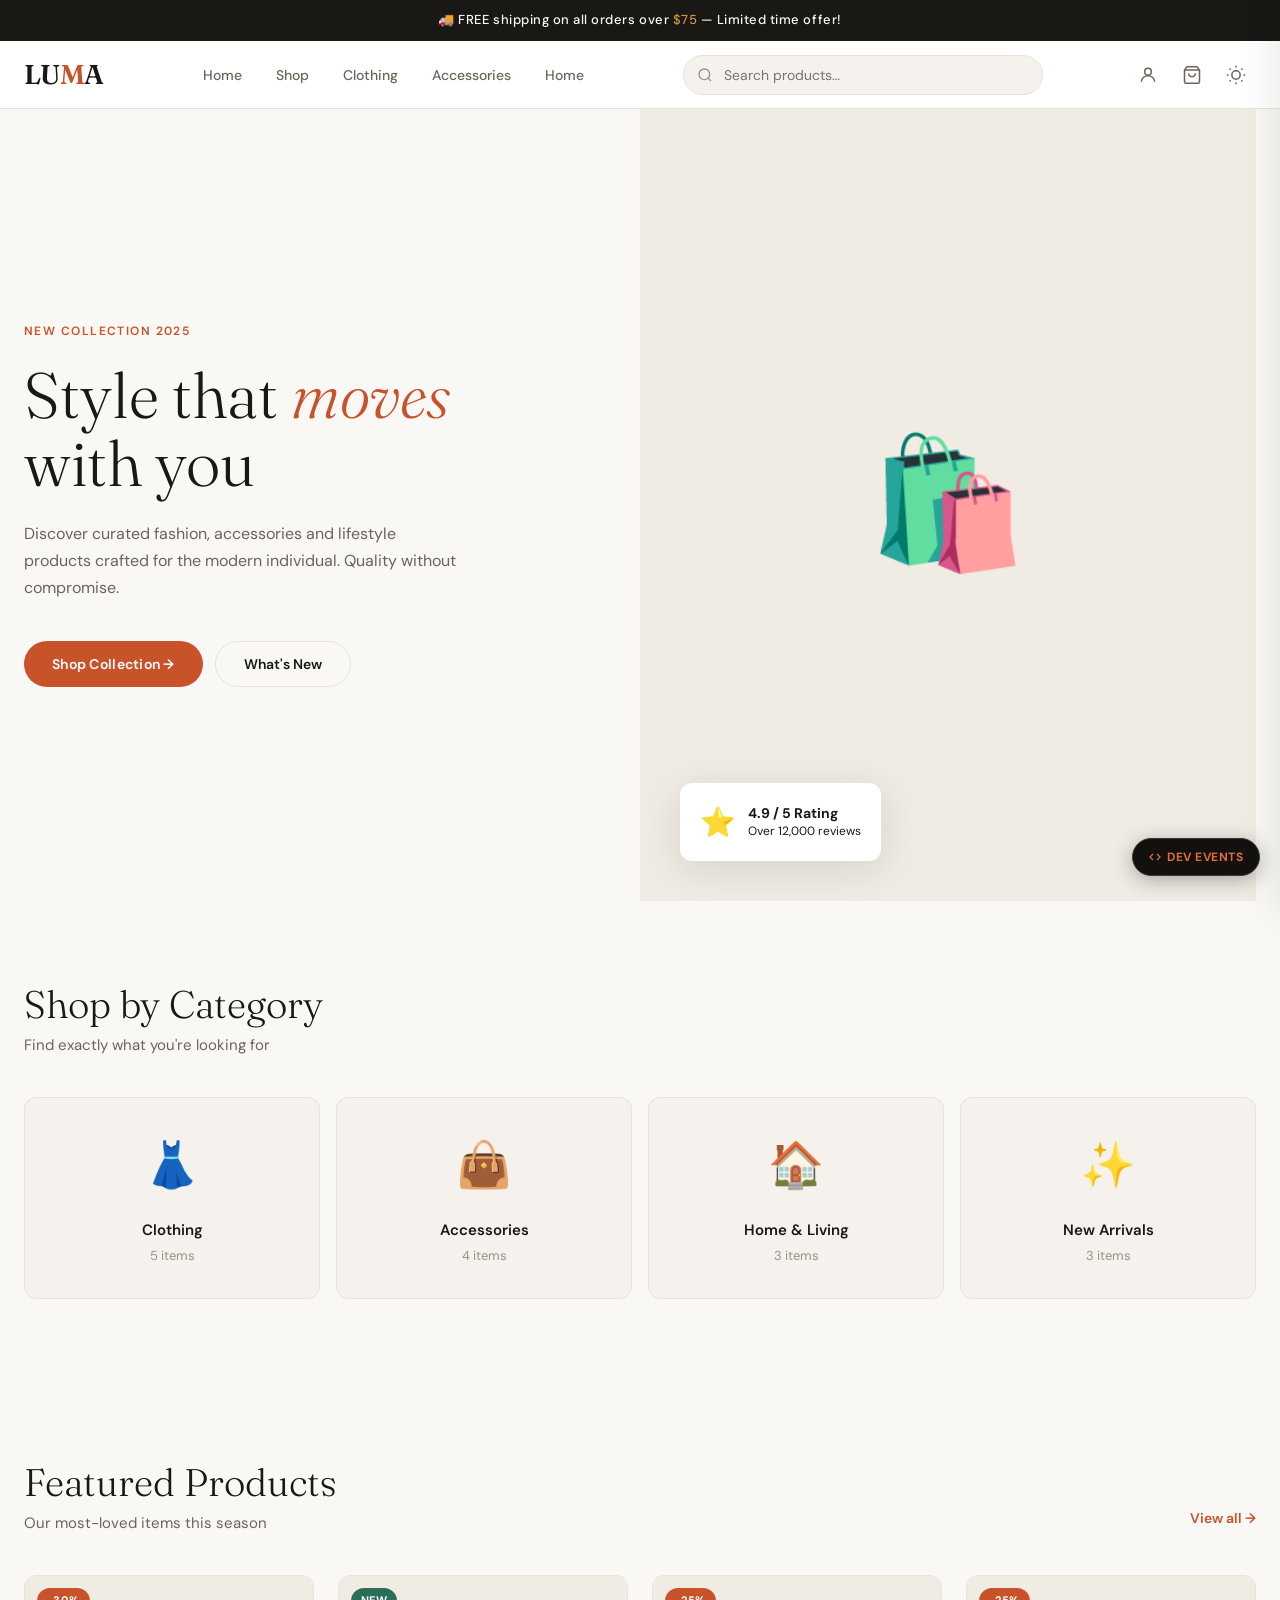
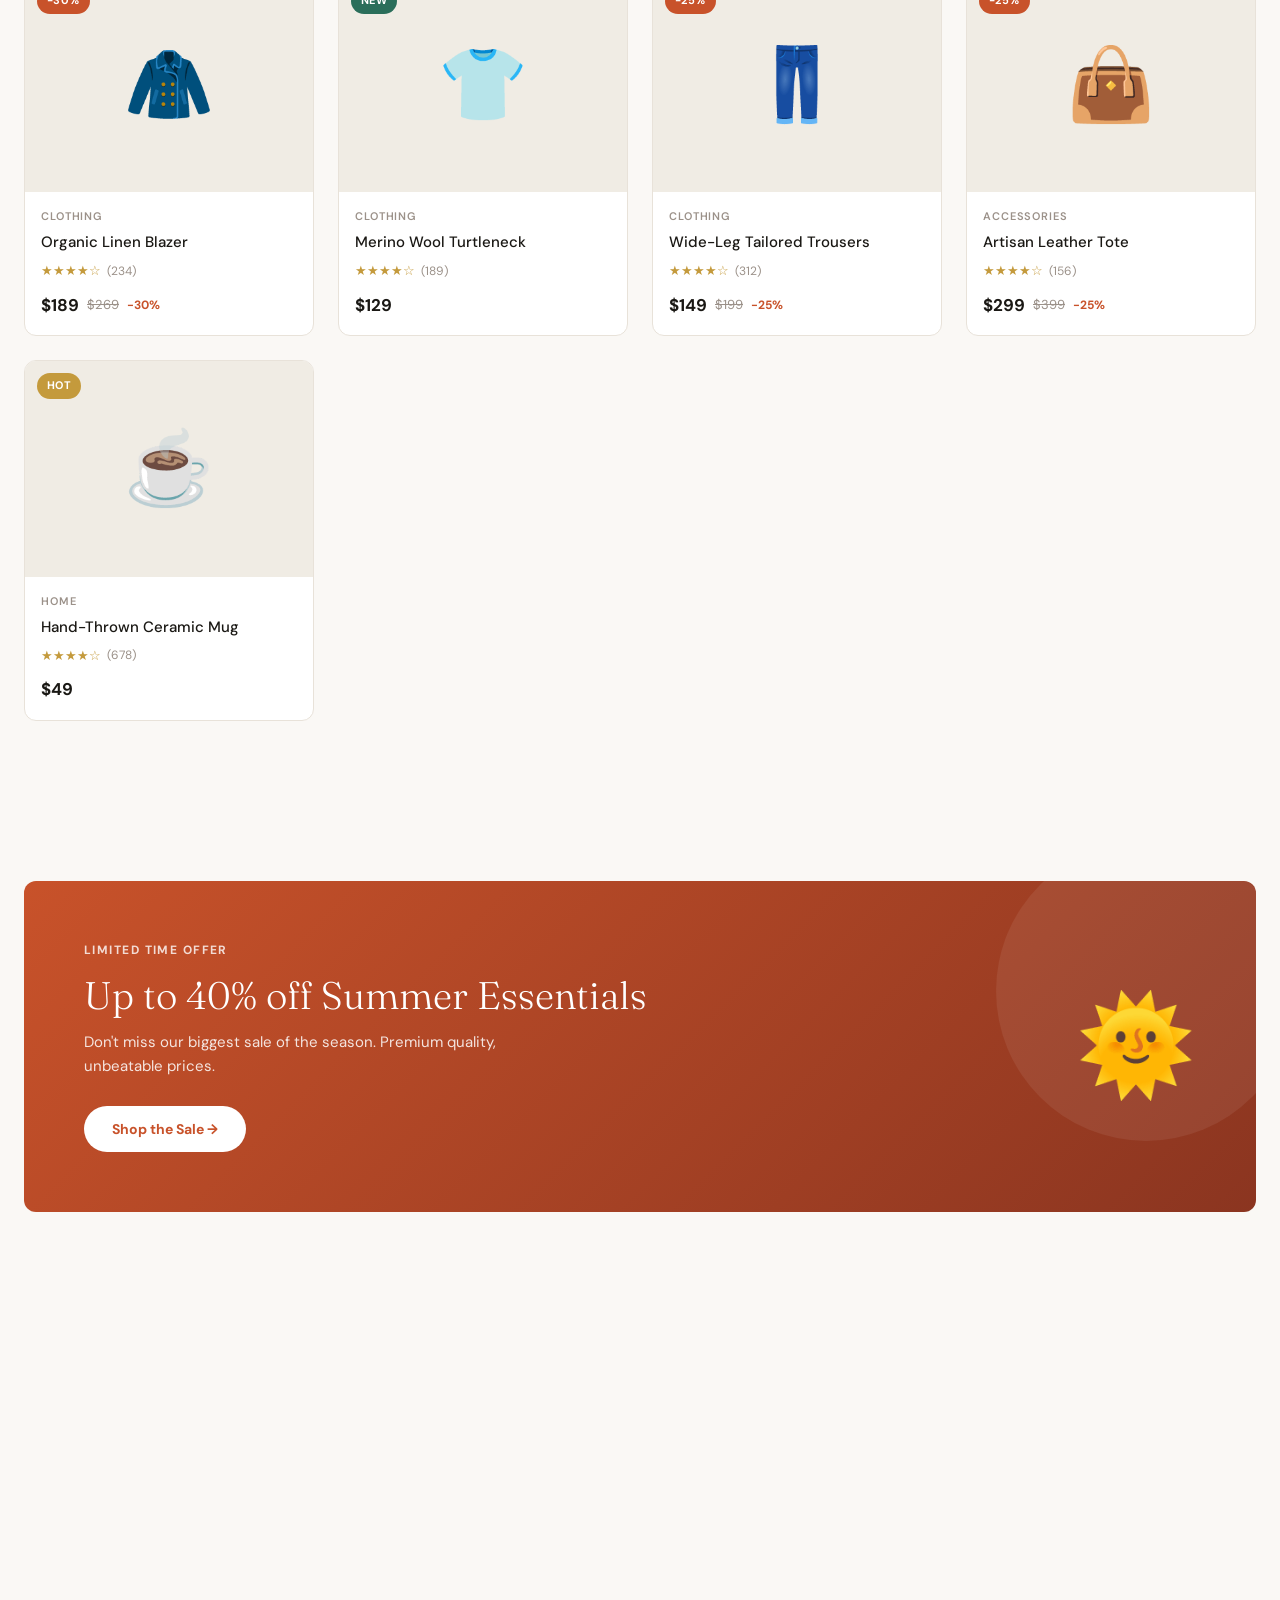
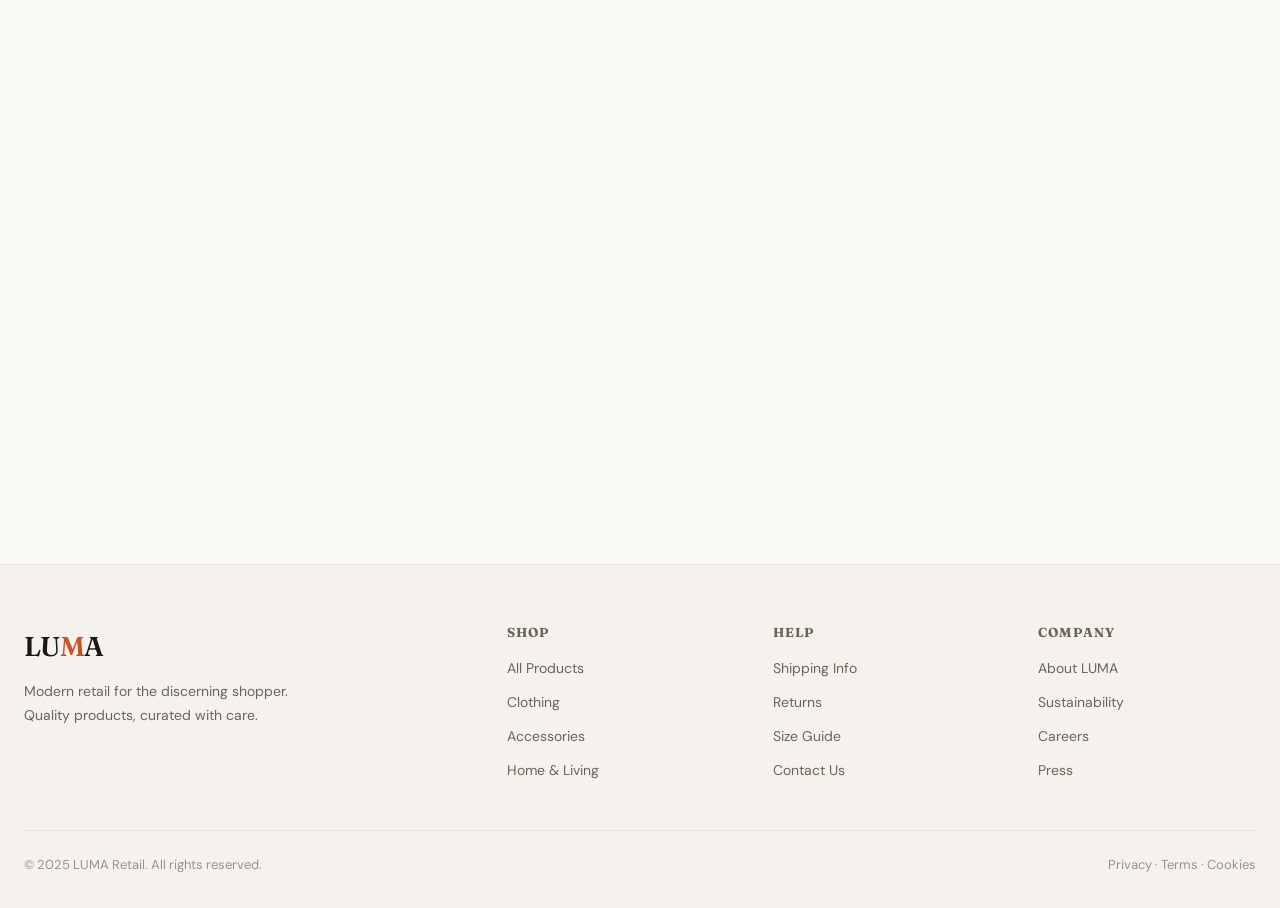
<file: store.html>
<!DOCTYPE html>
<html lang="en" data-theme="light">
<head>
<meta charset="UTF-8"/>
<meta name="viewport" content="width=device-width, initial-scale=1.0"/>
<title>LUMA — Modern Retail</title>
<link rel="preconnect" href="https://fonts.googleapis.com"/>
<link href="https://fonts.googleapis.com/css2?family=Fraunces:ital,wght@0,300;0,400;0,600;0,700;1,300;1,400&family=DM+Sans:wght@300;400;500;600&display=swap" rel="stylesheet"/>

<!-- Segment Snippet Placeholder -->
<script>
  !function(){var i="analytics",analytics=window[i]=window[i]||[];if(!analytics.initialize)if(analytics.invoked)window.console&&console.error&&console.error("Segment snippet included twice.");else{analytics.invoked=!0;analytics.methods=["trackSubmit","trackClick","trackLink","trackForm","pageview","identify","reset","group","track","ready","alias","debug","page","once","off","on","addSourceMiddleware","addIntegrationMiddleware","setAnonymousId","addDestinationMiddleware","register"];analytics.factory=function(e){return function(){if(window[i].initialized)return window[i][e].apply(window[i],arguments);var n=Array.prototype.slice.call(arguments);if(["track","screen","alias","group","page","identify"].indexOf(e)>-1){var c=document.querySelector("link[rel='canonical']");n.push({__t:"bpc",c:c&&c.getAttribute("href")||void 0,p:location.pathname,u:location.href,s:location.search,t:document.title,r:document.referrer})}n.unshift(e);analytics.push(n);return analytics}};for(var n=0;n<analytics.methods.length;n++){var key=analytics.methods[n];analytics[key]=analytics.factory(key)}analytics.load=function(key,n){var t=document.createElement("script");t.type="text/javascript";t.async=!0;t.setAttribute("data-global-segment-analytics-key",i);t.src="https://cdn.segment.com/analytics.js/v1/"+key+"/analytics.min.js";var r=document.getElementsByTagName("script")[0];r.parentNode.insertBefore(t,r);analytics._loadOptions=n};analytics._writeKey="YOUR_SEGMENT_WRITE_KEY";analytics._cdn="https://cdn.segment.com";analytics.SNIPPET_VERSION="5.2.0";
  /* TO CONFIGURE: Replace YOUR_SEGMENT_WRITE_KEY with your actual Segment write key */
  /* analytics.load("YOUR_SEGMENT_WRITE_KEY"); */
  analytics.page();}}();
</script>

<style>
/* ============================================================
   CSS VARIABLES & THEME
   ============================================================ */
:root {
  --bg: #faf8f5;
  --bg2: #f0ece4;
  --surface: #ffffff;
  --surface2: #f5f2ed;
  --border: #e8e2d9;
  --text: #1a1814;
  --text2: #6b6459;
  --text3: #9b9189;
  --accent: #c8522a;
  --accent-hover: #a8431e;
  --accent-light: #fdf0ea;
  --accent2: #2a6e5a;
  --gold: #c49a3c;
  --shadow: 0 2px 16px rgba(26,24,20,0.08);
  --shadow-lg: 0 8px 40px rgba(26,24,20,0.12);
  --radius: 12px;
  --radius-sm: 8px;
  --header-h: 68px;
  --font-display: 'Fraunces', serif;
  --font-body: 'DM Sans', sans-serif;
  --transition: 0.22s cubic-bezier(0.4, 0, 0.2, 1);
}

[data-theme="dark"] {
  --bg: #13110e;
  --bg2: #1c1916;
  --surface: #201e1a;
  --surface2: #2a2723;
  --border: #3a3630;
  --text: #f0ece4;
  --text2: #a09890;
  --text3: #706860;
  --accent: #e06b3c;
  --accent-hover: #f07848;
  --accent-light: #2a1a10;
  --accent2: #3a8e72;
  --gold: #d4aa4c;
  --shadow: 0 2px 16px rgba(0,0,0,0.3);
  --shadow-lg: 0 8px 40px rgba(0,0,0,0.4);
}

/* ============================================================
   RESET & BASE
   ============================================================ */
*, *::before, *::after { box-sizing: border-box; margin: 0; padding: 0; }
html { scroll-behavior: smooth; }
body {
  font-family: var(--font-body);
  background: var(--bg);
  color: var(--text);
  font-size: 15px;
  line-height: 1.6;
  min-height: 100vh;
  transition: background var(--transition), color var(--transition);
}
img { max-width: 100%; display: block; }
button { cursor: pointer; border: none; background: none; font-family: inherit; }
input, select, textarea { font-family: inherit; }
a { text-decoration: none; color: inherit; }
ul { list-style: none; }

/* ============================================================
   TYPOGRAPHY
   ============================================================ */
.display { font-family: var(--font-display); font-weight: 300; }
.display-bold { font-family: var(--font-display); font-weight: 600; }
h1,h2,h3,h4 { font-family: var(--font-display); font-weight: 400; line-height: 1.2; }
h1 { font-size: clamp(2.2rem, 5vw, 4rem); }
h2 { font-size: clamp(1.6rem, 3vw, 2.4rem); }
h3 { font-size: 1.3rem; }

/* ============================================================
   LAYOUT UTILITIES
   ============================================================ */
.container { max-width: 1320px; margin: 0 auto; padding: 0 24px; }
.grid { display: grid; }
.flex { display: flex; align-items: center; }
.hidden { display: none !important; }

/* ============================================================
   PROMO STRIP
   ============================================================ */
#promo-strip {
  background: var(--text);
  color: var(--bg);
  text-align: center;
  padding: 10px 16px;
  font-size: 13px;
  font-weight: 500;
  letter-spacing: 0.04em;
  position: relative;
  z-index: 100;
}
#promo-strip span { color: var(--gold); }

/* ============================================================
   HEADER
   ============================================================ */
#site-header {
  position: sticky;
  top: 0;
  z-index: 200;
  background: var(--surface);
  border-bottom: 1px solid var(--border);
  height: var(--header-h);
  transition: background var(--transition), box-shadow var(--transition);
}
#site-header.scrolled { box-shadow: var(--shadow); }
.header-inner {
  height: var(--header-h);
  display: flex;
  align-items: center;
  justify-content: space-between;
  gap: 16px;
}
.logo {
  font-family: var(--font-display);
  font-size: 1.7rem;
  font-weight: 600;
  letter-spacing: -0.02em;
  color: var(--text);
  cursor: pointer;
  flex-shrink: 0;
}
.logo span { color: var(--accent); }

.main-nav { display: flex; gap: 6px; }
.nav-link {
  padding: 8px 14px;
  border-radius: var(--radius-sm);
  font-size: 14px;
  font-weight: 500;
  color: var(--text2);
  transition: color var(--transition), background var(--transition);
  cursor: pointer;
}
.nav-link:hover, .nav-link.active { color: var(--text); background: var(--surface2); }

.header-search {
  flex: 1;
  max-width: 360px;
  position: relative;
}
.search-input {
  width: 100%;
  padding: 10px 16px 10px 40px;
  border-radius: 100px;
  border: 1.5px solid var(--border);
  background: var(--surface2);
  color: var(--text);
  font-size: 14px;
  outline: none;
  transition: border-color var(--transition), background var(--transition);
}
.search-input:focus { border-color: var(--accent); background: var(--surface); }
.search-icon {
  position: absolute;
  left: 14px;
  top: 50%;
  transform: translateY(-50%);
  color: var(--text3);
  pointer-events: none;
}
.search-results-dropdown {
  position: absolute;
  top: calc(100% + 8px);
  left: 0; right: 0;
  background: var(--surface);
  border: 1.5px solid var(--border);
  border-radius: var(--radius);
  box-shadow: var(--shadow-lg);
  max-height: 300px;
  overflow-y: auto;
  z-index: 500;
}
.search-result-item {
  display: flex;
  align-items: center;
  gap: 12px;
  padding: 12px 16px;
  cursor: pointer;
  transition: background var(--transition);
}
.search-result-item:hover { background: var(--surface2); }
.search-result-thumb {
  width: 40px; height: 40px;
  border-radius: 6px;
  object-fit: cover;
  background: var(--bg2);
  display: flex; align-items: center; justify-content: center;
  font-size: 20px;
  flex-shrink: 0;
}
.search-result-info { flex: 1; }
.search-result-name { font-size: 13px; font-weight: 500; }
.search-result-price { font-size: 12px; color: var(--accent); }

.header-actions { display: flex; align-items: center; gap: 4px; }
.icon-btn {
  width: 40px; height: 40px;
  border-radius: 50%;
  display: flex; align-items: center; justify-content: center;
  color: var(--text2);
  transition: background var(--transition), color var(--transition);
  position: relative;
}
.icon-btn:hover { background: var(--surface2); color: var(--text); }
.cart-badge {
  position: absolute;
  top: 4px; right: 4px;
  background: var(--accent);
  color: white;
  width: 18px; height: 18px;
  border-radius: 50%;
  font-size: 10px;
  font-weight: 700;
  display: flex; align-items: center; justify-content: center;
  display: none;
}

/* ============================================================
   MOBILE MENU TOGGLE
   ============================================================ */
.menu-toggle { display: none; }

/* ============================================================
   HERO
   ============================================================ */
#page-home {}
.hero {
  min-height: calc(100vh - var(--header-h) - 40px);
  display: grid;
  grid-template-columns: 1fr 1fr;
  gap: 0;
  overflow: hidden;
}
.hero-content {
  display: flex;
  flex-direction: column;
  justify-content: center;
  padding: 80px 60px 80px 0;
}
.hero-eyebrow {
  font-size: 12px;
  font-weight: 600;
  letter-spacing: 0.12em;
  text-transform: uppercase;
  color: var(--accent);
  margin-bottom: 20px;
}
.hero-title {
  font-size: clamp(2.8rem, 5vw, 4.5rem);
  font-weight: 300;
  line-height: 1.05;
  margin-bottom: 24px;
  font-family: var(--font-display);
}
.hero-title em { font-style: italic; color: var(--accent); }
.hero-desc {
  font-size: 16px;
  color: var(--text2);
  max-width: 440px;
  margin-bottom: 40px;
  line-height: 1.7;
}
.hero-actions { display: flex; gap: 12px; flex-wrap: wrap; }

.btn-primary {
  display: inline-flex; align-items: center; gap: 8px;
  background: var(--accent);
  color: white;
  padding: 14px 28px;
  border-radius: 100px;
  font-weight: 600;
  font-size: 14px;
  transition: background var(--transition), transform var(--transition), box-shadow var(--transition);
  letter-spacing: 0.02em;
}
.btn-primary:hover { background: var(--accent-hover); transform: translateY(-1px); box-shadow: 0 6px 20px rgba(200,82,42,0.35); }
.btn-primary:active { transform: translateY(0); }

.btn-secondary {
  display: inline-flex; align-items: center; gap: 8px;
  background: transparent;
  color: var(--text);
  padding: 13px 28px;
  border-radius: 100px;
  font-weight: 600;
  font-size: 14px;
  border: 1.5px solid var(--border);
  transition: border-color var(--transition), background var(--transition);
}
.btn-secondary:hover { border-color: var(--text); background: var(--surface2); }

.btn-ghost {
  display: inline-flex; align-items: center; gap: 6px;
  color: var(--accent);
  font-weight: 600;
  font-size: 14px;
  padding: 8px 0;
  transition: gap var(--transition);
}
.btn-ghost:hover { gap: 10px; }

.hero-visual {
  position: relative;
  background: var(--bg2);
  overflow: hidden;
  display: flex; align-items: center; justify-content: center;
}
.hero-visual-inner {
  font-size: 8rem;
  animation: float 4s ease-in-out infinite;
}
@keyframes float {
  0%, 100% { transform: translateY(0); }
  50% { transform: translateY(-16px); }
}
.hero-badge {
  position: absolute;
  bottom: 40px; left: 40px;
  background: var(--surface);
  border-radius: var(--radius);
  padding: 16px 20px;
  box-shadow: var(--shadow-lg);
  display: flex; align-items: center; gap: 12px;
}
.hero-badge-icon { font-size: 1.8rem; }
.hero-badge-text { font-size: 12px; line-height: 1.4; }
.hero-badge-text strong { display: block; font-size: 14px; }

/* ============================================================
   SECTION HEADERS
   ============================================================ */
.section-header {
  display: flex;
  align-items: flex-end;
  justify-content: space-between;
  margin-bottom: 40px;
  gap: 16px;
}
.section-title { font-family: var(--font-display); font-weight: 300; }
.section-subtitle { color: var(--text2); font-size: 15px; margin-top: 6px; }

section { padding: 80px 0; }

/* ============================================================
   FEATURED CATEGORIES
   ============================================================ */
.categories-grid {
  display: grid;
  grid-template-columns: repeat(4, 1fr);
  gap: 16px;
}
.category-card {
  background: var(--surface2);
  border-radius: var(--radius);
  padding: 32px 24px;
  cursor: pointer;
  transition: transform var(--transition), box-shadow var(--transition), background var(--transition);
  text-align: center;
  border: 1.5px solid var(--border);
}
.category-card:hover {
  transform: translateY(-4px);
  box-shadow: var(--shadow-lg);
  background: var(--surface);
}
.cat-emoji { font-size: 2.8rem; margin-bottom: 16px; }
.cat-name { font-weight: 600; font-size: 15px; margin-bottom: 4px; }
.cat-count { font-size: 13px; color: var(--text3); }

/* ============================================================
   PRODUCT CARDS & GRIDS
   ============================================================ */
.products-grid {
  display: grid;
  grid-template-columns: repeat(auto-fill, minmax(260px, 1fr));
  gap: 24px;
}
.product-card {
  background: var(--surface);
  border-radius: var(--radius);
  overflow: hidden;
  border: 1.5px solid var(--border);
  transition: transform var(--transition), box-shadow var(--transition);
  cursor: pointer;
  position: relative;
}
.product-card:hover { transform: translateY(-4px); box-shadow: var(--shadow-lg); }
.product-card:hover .card-actions { opacity: 1; transform: translateY(0); }

.card-image {
  aspect-ratio: 4/3;
  background: var(--bg2);
  display: flex; align-items: center; justify-content: center;
  font-size: 4rem;
  position: relative;
  overflow: hidden;
}
.card-badge {
  position: absolute;
  top: 12px; left: 12px;
  padding: 4px 10px;
  border-radius: 100px;
  font-size: 11px;
  font-weight: 700;
  letter-spacing: 0.04em;
  text-transform: uppercase;
}
.badge-sale { background: var(--accent); color: white; }
.badge-new { background: var(--accent2); color: white; }
.badge-hot { background: var(--gold); color: white; }

.card-actions {
  position: absolute;
  bottom: 0; left: 0; right: 0;
  padding: 12px;
  opacity: 0;
  transform: translateY(8px);
  transition: opacity var(--transition), transform var(--transition);
  display: flex; gap: 8px;
}
.card-add-btn {
  flex: 1;
  background: var(--accent);
  color: white;
  padding: 10px;
  border-radius: var(--radius-sm);
  font-size: 13px;
  font-weight: 600;
  transition: background var(--transition);
  text-align: center;
}
.card-add-btn:hover { background: var(--accent-hover); }
.card-wishlist-btn {
  width: 38px; height: 38px;
  background: var(--surface);
  border-radius: var(--radius-sm);
  display: flex; align-items: center; justify-content: center;
  font-size: 16px;
  border: 1.5px solid var(--border);
  transition: background var(--transition);
}
.card-wishlist-btn:hover { background: var(--surface2); }

.card-body { padding: 16px; }
.card-category { font-size: 11px; text-transform: uppercase; letter-spacing: 0.08em; color: var(--text3); margin-bottom: 6px; font-weight: 600; }
.card-title { font-size: 15px; font-weight: 500; margin-bottom: 8px; line-height: 1.4; }
.card-rating { display: flex; align-items: center; gap: 6px; margin-bottom: 10px; }
.stars { color: var(--gold); font-size: 13px; }
.rating-count { font-size: 12px; color: var(--text3); }
.card-price { display: flex; align-items: center; gap: 8px; }
.price-current { font-weight: 700; font-size: 17px; color: var(--text); }
.price-original { font-size: 13px; color: var(--text3); text-decoration: line-through; }
.price-discount { font-size: 12px; font-weight: 700; color: var(--accent); }

/* ============================================================
   PROMOTIONAL BANNER
   ============================================================ */
.promo-banner {
  background: linear-gradient(135deg, var(--accent) 0%, #8b3520 100%);
  border-radius: var(--radius);
  padding: 60px;
  color: white;
  display: grid;
  grid-template-columns: 1fr auto;
  align-items: center;
  gap: 40px;
  overflow: hidden;
  position: relative;
}
.promo-banner::after {
  content: '';
  position: absolute;
  right: -40px; top: -40px;
  width: 300px; height: 300px;
  border-radius: 50%;
  background: rgba(255,255,255,0.07);
}
.promo-eyebrow { font-size: 12px; font-weight: 700; letter-spacing: 0.12em; text-transform: uppercase; opacity: 0.8; margin-bottom: 12px; }
.promo-title { font-family: var(--font-display); font-size: clamp(1.8rem, 3vw, 2.8rem); font-weight: 300; margin-bottom: 12px; }
.promo-desc { opacity: 0.85; max-width: 480px; font-size: 15px; margin-bottom: 28px; }
.btn-white {
  background: white;
  color: var(--accent);
  padding: 14px 28px;
  border-radius: 100px;
  font-weight: 700;
  font-size: 14px;
  display: inline-flex; align-items: center; gap: 8px;
  transition: transform var(--transition), box-shadow var(--transition);
}
.btn-white:hover { transform: translateY(-2px); box-shadow: 0 6px 20px rgba(0,0,0,0.2); }
.promo-visual { font-size: 6rem; position: relative; z-index: 1; }

/* ============================================================
   PRODUCT LISTING PAGE
   ============================================================ */
#page-listing .listing-layout {
  display: grid;
  grid-template-columns: 260px 1fr;
  gap: 32px;
  align-items: start;
}
.filters-sidebar {
  background: var(--surface);
  border: 1.5px solid var(--border);
  border-radius: var(--radius);
  padding: 24px;
  position: sticky;
  top: calc(var(--header-h) + 24px);
}
.filter-section { margin-bottom: 28px; }
.filter-section:last-child { margin-bottom: 0; }
.filter-title {
  font-size: 13px;
  font-weight: 700;
  text-transform: uppercase;
  letter-spacing: 0.08em;
  color: var(--text2);
  margin-bottom: 14px;
}
.filter-option {
  display: flex;
  align-items: center;
  gap: 10px;
  padding: 6px 0;
  cursor: pointer;
  font-size: 14px;
  transition: color var(--transition);
}
.filter-option:hover { color: var(--accent); }
.filter-option input[type="checkbox"] { accent-color: var(--accent); width: 16px; height: 16px; }

.price-range-inputs { display: flex; align-items: center; gap: 8px; }
.price-input {
  width: 80px;
  padding: 8px 10px;
  border: 1.5px solid var(--border);
  border-radius: var(--radius-sm);
  background: var(--surface2);
  color: var(--text);
  font-size: 13px;
  outline: none;
}
.price-input:focus { border-color: var(--accent); }

.listing-header {
  display: flex;
  align-items: center;
  justify-content: space-between;
  margin-bottom: 24px;
  flex-wrap: wrap;
  gap: 12px;
}
.listing-count { font-size: 14px; color: var(--text2); }
.sort-select {
  padding: 8px 14px;
  border: 1.5px solid var(--border);
  border-radius: var(--radius-sm);
  background: var(--surface);
  color: var(--text);
  font-size: 14px;
  outline: none;
  cursor: pointer;
}

.pagination {
  display: flex;
  justify-content: center;
  align-items: center;
  gap: 8px;
  margin-top: 48px;
}
.page-btn {
  width: 40px; height: 40px;
  border-radius: var(--radius-sm);
  border: 1.5px solid var(--border);
  display: flex; align-items: center; justify-content: center;
  font-size: 14px;
  font-weight: 500;
  cursor: pointer;
  transition: background var(--transition), border-color var(--transition), color var(--transition);
  background: var(--surface);
  color: var(--text);
}
.page-btn:hover, .page-btn.active { background: var(--accent); border-color: var(--accent); color: white; }

/* ============================================================
   PRODUCT DETAIL PAGE
   ============================================================ */
.product-detail {
  display: grid;
  grid-template-columns: 1fr 1fr;
  gap: 64px;
  align-items: start;
}
.product-gallery { position: sticky; top: calc(var(--header-h) + 24px); }
.gallery-main {
  aspect-ratio: 1;
  background: var(--bg2);
  border-radius: var(--radius);
  display: flex; align-items: center; justify-content: center;
  font-size: 8rem;
  margin-bottom: 16px;
  border: 1.5px solid var(--border);
  overflow: hidden;
}
.gallery-thumbs { display: flex; gap: 10px; }
.gallery-thumb {
  width: 70px; height: 70px;
  background: var(--bg2);
  border-radius: var(--radius-sm);
  display: flex; align-items: center; justify-content: center;
  font-size: 1.8rem;
  border: 2px solid var(--border);
  cursor: pointer;
  transition: border-color var(--transition);
}
.gallery-thumb.active { border-color: var(--accent); }

.product-info {}
.product-breadcrumb { font-size: 13px; color: var(--text3); margin-bottom: 16px; }
.product-breadcrumb span { cursor: pointer; transition: color var(--transition); }
.product-breadcrumb span:hover { color: var(--accent); }

.product-title-main { font-size: clamp(1.6rem, 3vw, 2.4rem); font-weight: 400; margin-bottom: 8px; font-family: var(--font-display); line-height: 1.2; }
.product-sku { font-size: 12px; color: var(--text3); margin-bottom: 16px; }
.product-rating-row { display: flex; align-items: center; gap: 12px; margin-bottom: 20px; }
.review-count-link { font-size: 13px; color: var(--accent); cursor: pointer; }

.product-price-block { margin-bottom: 24px; }
.price-main { font-size: 2rem; font-weight: 700; }
.price-was { font-size: 14px; color: var(--text3); text-decoration: line-through; margin-left: 10px; }
.price-save { font-size: 13px; font-weight: 700; color: var(--accent); margin-left: 8px; background: var(--accent-light); padding: 3px 10px; border-radius: 100px; }

.option-group { margin-bottom: 20px; }
.option-label { font-size: 13px; font-weight: 600; text-transform: uppercase; letter-spacing: 0.06em; color: var(--text2); margin-bottom: 10px; display: flex; gap: 8px; }
.option-label span { color: var(--text); font-weight: 700; }
.option-swatches { display: flex; gap: 8px; flex-wrap: wrap; }
.color-swatch {
  width: 32px; height: 32px;
  border-radius: 50%;
  border: 3px solid transparent;
  cursor: pointer;
  transition: border-color var(--transition), transform var(--transition);
  outline: 2px solid transparent;
  outline-offset: 2px;
}
.color-swatch:hover { transform: scale(1.1); }
.color-swatch.active { border-color: var(--surface); outline-color: var(--accent); }

.size-btn {
  padding: 8px 16px;
  border-radius: var(--radius-sm);
  border: 1.5px solid var(--border);
  font-size: 13px;
  font-weight: 600;
  cursor: pointer;
  transition: border-color var(--transition), background var(--transition), color var(--transition);
  background: var(--surface);
  color: var(--text);
}
.size-btn:hover { border-color: var(--accent); }
.size-btn.active { border-color: var(--accent); background: var(--accent); color: white; }

.qty-control {
  display: flex;
  align-items: center;
  gap: 0;
  border: 1.5px solid var(--border);
  border-radius: var(--radius-sm);
  overflow: hidden;
  width: fit-content;
}
.qty-btn {
  width: 40px; height: 40px;
  display: flex; align-items: center; justify-content: center;
  background: var(--surface2);
  color: var(--text);
  font-size: 18px;
  font-weight: 300;
  transition: background var(--transition);
}
.qty-btn:hover { background: var(--border); }
.qty-display {
  width: 50px;
  text-align: center;
  font-weight: 600;
  font-size: 15px;
  border-left: 1.5px solid var(--border);
  border-right: 1.5px solid var(--border);
  height: 40px;
  line-height: 40px;
}

.product-cta-row {
  display: flex;
  gap: 12px;
  margin-bottom: 24px;
}
.btn-add-cart {
  flex: 1;
  background: var(--accent);
  color: white;
  padding: 15px 24px;
  border-radius: 100px;
  font-weight: 700;
  font-size: 15px;
  transition: background var(--transition), transform var(--transition);
}
.btn-add-cart:hover { background: var(--accent-hover); transform: translateY(-1px); }
.btn-wishlist {
  width: 50px; height: 50px;
  border-radius: 50%;
  border: 1.5px solid var(--border);
  display: flex; align-items: center; justify-content: center;
  font-size: 20px;
  transition: background var(--transition), border-color var(--transition);
  background: var(--surface);
}
.btn-wishlist:hover { background: var(--surface2); border-color: var(--accent); }

.product-meta { display: flex; flex-direction: column; gap: 8px; margin-bottom: 28px; }
.meta-row { display: flex; align-items: center; gap: 10px; font-size: 13px; color: var(--text2); }
.meta-icon { font-size: 16px; }

.trust-badges {
  display: flex;
  gap: 16px;
  flex-wrap: wrap;
  padding: 20px;
  background: var(--surface2);
  border-radius: var(--radius);
  margin-bottom: 28px;
}
.trust-badge { display: flex; align-items: center; gap: 8px; font-size: 12px; font-weight: 600; }
.trust-badge span { font-size: 20px; }

/* ============================================================
   REVIEWS SECTION
   ============================================================ */
.reviews-section { padding: 48px 0; border-top: 1.5px solid var(--border); }
.reviews-summary {
  display: flex;
  gap: 40px;
  margin-bottom: 32px;
  align-items: center;
}
.rating-big { text-align: center; }
.rating-number { font-size: 3.5rem; font-weight: 700; font-family: var(--font-display); line-height: 1; }
.rating-stars-big { font-size: 1.4rem; color: var(--gold); }
.rating-total { font-size: 13px; color: var(--text3); }
.review-card {
  background: var(--surface2);
  border-radius: var(--radius);
  padding: 20px;
  margin-bottom: 16px;
}
.review-header { display: flex; justify-content: space-between; align-items: flex-start; margin-bottom: 10px; }
.reviewer-name { font-weight: 600; font-size: 14px; }
.review-date { font-size: 12px; color: var(--text3); }
.review-text { font-size: 14px; color: var(--text2); line-height: 1.6; }

/* ============================================================
   MINI CART DRAWER
   ============================================================ */
.cart-overlay {
  position: fixed;
  inset: 0;
  background: rgba(0,0,0,0.4);
  z-index: 990;
  opacity: 0;
  pointer-events: none;
  transition: opacity var(--transition);
  backdrop-filter: blur(2px);
}
.cart-overlay.open { opacity: 1; pointer-events: all; }

.cart-drawer {
  position: fixed;
  top: 0; right: 0; bottom: 0;
  width: min(420px, 100vw);
  background: var(--surface);
  z-index: 1000;
  display: flex;
  flex-direction: column;
  transform: translateX(100%);
  transition: transform 0.3s cubic-bezier(0.4, 0, 0.2, 1);
  box-shadow: var(--shadow-lg);
}
.cart-drawer.open { transform: translateX(0); }

.cart-drawer-header {
  padding: 24px;
  border-bottom: 1.5px solid var(--border);
  display: flex;
  align-items: center;
  justify-content: space-between;
  flex-shrink: 0;
}
.cart-drawer-title { font-size: 1.1rem; font-weight: 600; }
.cart-close-btn { font-size: 22px; color: var(--text2); width: 36px; height: 36px; border-radius: 50%; display: flex; align-items: center; justify-content: center; transition: background var(--transition); }
.cart-close-btn:hover { background: var(--surface2); }

.cart-items { flex: 1; overflow-y: auto; padding: 16px 24px; }
.cart-empty {
  display: flex;
  flex-direction: column;
  align-items: center;
  justify-content: center;
  height: 100%;
  text-align: center;
  color: var(--text2);
}
.cart-empty-icon { font-size: 4rem; margin-bottom: 16px; opacity: 0.4; }
.cart-empty p { font-size: 15px; margin-bottom: 20px; }

.cart-item {
  display: flex;
  gap: 16px;
  padding: 16px 0;
  border-bottom: 1.5px solid var(--border);
}
.cart-item:last-child { border-bottom: none; }
.cart-item-thumb {
  width: 72px; height: 72px;
  background: var(--bg2);
  border-radius: var(--radius-sm);
  flex-shrink: 0;
  display: flex; align-items: center; justify-content: center;
  font-size: 2rem;
  border: 1.5px solid var(--border);
}
.cart-item-info { flex: 1; }
.cart-item-name { font-size: 14px; font-weight: 500; margin-bottom: 4px; line-height: 1.3; }
.cart-item-variant { font-size: 12px; color: var(--text3); margin-bottom: 8px; }
.cart-item-controls { display: flex; align-items: center; justify-content: space-between; }
.cart-item-price { font-weight: 700; font-size: 15px; }
.cart-item-remove { font-size: 12px; color: var(--text3); cursor: pointer; transition: color var(--transition); }
.cart-item-remove:hover { color: var(--accent); }
.cart-item-qty { display: flex; align-items: center; gap: 8px; font-size: 13px; }
.qty-mini-btn { width: 24px; height: 24px; border-radius: 50%; background: var(--surface2); border: 1.5px solid var(--border); display: flex; align-items: center; justify-content: center; font-size: 14px; font-weight: 500; transition: background var(--transition); }
.qty-mini-btn:hover { background: var(--border); }

.cart-footer { padding: 20px 24px; border-top: 1.5px solid var(--border); flex-shrink: 0; }
.coupon-row {
  display: flex;
  gap: 8px;
  margin-bottom: 16px;
}
.coupon-input {
  flex: 1;
  padding: 10px 14px;
  border: 1.5px solid var(--border);
  border-radius: var(--radius-sm);
  background: var(--surface2);
  color: var(--text);
  font-size: 13px;
  outline: none;
}
.coupon-input:focus { border-color: var(--accent); }
.btn-coupon {
  padding: 10px 16px;
  border-radius: var(--radius-sm);
  background: var(--surface2);
  border: 1.5px solid var(--border);
  font-size: 13px;
  font-weight: 600;
  transition: background var(--transition);
}
.btn-coupon:hover { background: var(--border); }

.price-summary { font-size: 14px; }
.summary-row { display: flex; justify-content: space-between; padding: 5px 0; color: var(--text2); }
.summary-row.total { color: var(--text); font-weight: 700; font-size: 16px; border-top: 1.5px solid var(--border); padding-top: 12px; margin-top: 8px; }
.summary-row .free { color: var(--accent2); font-weight: 600; }
.btn-checkout {
  width: 100%;
  background: var(--accent);
  color: white;
  padding: 15px;
  border-radius: 100px;
  font-weight: 700;
  font-size: 15px;
  margin-top: 16px;
  transition: background var(--transition);
  text-align: center;
}
.btn-checkout:hover { background: var(--accent-hover); }

/* ============================================================
   CART PAGE
   ============================================================ */
#page-cart .cart-page-layout {
  display: grid;
  grid-template-columns: 1fr 380px;
  gap: 32px;
  align-items: start;
}
.cart-table-header {
  display: grid;
  grid-template-columns: 1fr 120px 120px 80px;
  gap: 16px;
  padding: 12px 16px;
  font-size: 12px;
  font-weight: 700;
  text-transform: uppercase;
  letter-spacing: 0.06em;
  color: var(--text3);
  border-bottom: 2px solid var(--border);
}
.cart-table-row {
  display: grid;
  grid-template-columns: 1fr 120px 120px 80px;
  gap: 16px;
  padding: 20px 16px;
  border-bottom: 1.5px solid var(--border);
  align-items: center;
}
.cart-product-info { display: flex; align-items: center; gap: 16px; }
.cart-product-thumb { width: 80px; height: 80px; background: var(--bg2); border-radius: var(--radius-sm); display: flex; align-items: center; justify-content: center; font-size: 2.2rem; border: 1.5px solid var(--border); flex-shrink: 0; }
.cart-product-name { font-weight: 500; font-size: 14px; margin-bottom: 4px; }
.cart-product-variant { font-size: 12px; color: var(--text3); }

.order-summary-card {
  background: var(--surface);
  border: 1.5px solid var(--border);
  border-radius: var(--radius);
  padding: 28px;
  position: sticky;
  top: calc(var(--header-h) + 24px);
}
.order-summary-title { font-size: 1.1rem; font-weight: 600; margin-bottom: 20px; }

/* ============================================================
   CHECKOUT
   ============================================================ */
#page-checkout {
  background: var(--bg);
}
.checkout-layout {
  display: grid;
  grid-template-columns: 1fr 400px;
  gap: 48px;
  align-items: start;
}
.checkout-steps {
  display: flex;
  gap: 0;
  margin-bottom: 40px;
  border-bottom: 2px solid var(--border);
}
.checkout-step-tab {
  padding: 14px 20px;
  font-size: 13px;
  font-weight: 600;
  color: var(--text3);
  border-bottom: 2px solid transparent;
  margin-bottom: -2px;
  display: flex;
  align-items: center;
  gap: 8px;
  transition: color var(--transition), border-color var(--transition);
}
.checkout-step-tab.active { color: var(--accent); border-color: var(--accent); }
.checkout-step-tab.done { color: var(--accent2); }
.step-num {
  width: 22px; height: 22px;
  border-radius: 50%;
  background: var(--surface2);
  border: 2px solid currentColor;
  display: flex; align-items: center; justify-content: center;
  font-size: 10px;
  font-weight: 800;
}

.checkout-form-group { margin-bottom: 20px; }
.checkout-label { display: block; font-size: 13px; font-weight: 600; color: var(--text2); margin-bottom: 8px; }
.checkout-input {
  width: 100%;
  padding: 12px 16px;
  border: 1.5px solid var(--border);
  border-radius: var(--radius-sm);
  background: var(--surface2);
  color: var(--text);
  font-size: 14px;
  outline: none;
  transition: border-color var(--transition);
}
.checkout-input:focus { border-color: var(--accent); background: var(--surface); }
.checkout-input.error { border-color: #e53e3e; }
.input-grid-2 { display: grid; grid-template-columns: 1fr 1fr; gap: 16px; }

.shipping-methods { display: flex; flex-direction: column; gap: 12px; margin-top: 16px; }
.shipping-method {
  display: flex;
  align-items: center;
  gap: 16px;
  padding: 16px;
  border: 1.5px solid var(--border);
  border-radius: var(--radius-sm);
  cursor: pointer;
  transition: border-color var(--transition), background var(--transition);
}
.shipping-method:hover, .shipping-method.selected { border-color: var(--accent); background: var(--accent-light); }
.shipping-method-info { flex: 1; }
.shipping-method-name { font-weight: 600; font-size: 14px; }
.shipping-method-time { font-size: 12px; color: var(--text3); }
.shipping-method-price { font-weight: 700; font-size: 15px; }

.payment-methods { display: flex; flex-direction: column; gap: 12px; margin-top: 16px; }
.payment-method {
  display: flex;
  align-items: center;
  gap: 16px;
  padding: 16px;
  border: 1.5px solid var(--border);
  border-radius: var(--radius-sm);
  cursor: pointer;
  transition: border-color var(--transition), background var(--transition);
}
.payment-method:hover, .payment-method.selected { border-color: var(--accent); background: var(--accent-light); }
.payment-method-icon { font-size: 1.8rem; }
.payment-method-name { font-weight: 600; font-size: 14px; }

.checkout-order-summary { background: var(--surface); border: 1.5px solid var(--border); border-radius: var(--radius); padding: 28px; position: sticky; top: calc(var(--header-h) + 24px); }

/* ============================================================
   ORDER CONFIRMATION
   ============================================================ */
#page-confirmation {
  display: flex;
  flex-direction: column;
  align-items: center;
  justify-content: center;
  min-height: calc(100vh - var(--header-h) - 40px);
  text-align: center;
  padding: 60px 24px;
}
.confirmation-icon { font-size: 5rem; margin-bottom: 24px; animation: pop 0.5s cubic-bezier(0.34, 1.56, 0.64, 1); }
@keyframes pop { from { transform: scale(0); } to { transform: scale(1); } }
.confirmation-title { font-family: var(--font-display); font-size: 2.5rem; font-weight: 300; margin-bottom: 12px; }
.confirmation-subtitle { color: var(--text2); font-size: 16px; margin-bottom: 8px; }
.order-id-display { font-size: 13px; color: var(--text3); margin-bottom: 40px; }
.order-id-display strong { color: var(--accent); }
.confirmation-items {
  background: var(--surface);
  border: 1.5px solid var(--border);
  border-radius: var(--radius);
  padding: 24px;
  width: 100%;
  max-width: 520px;
  text-align: left;
  margin-bottom: 32px;
}
.confirmation-item { display: flex; align-items: center; gap: 14px; padding: 10px 0; border-bottom: 1px solid var(--border); }
.confirmation-item:last-child { border-bottom: none; }
.conf-item-thumb { font-size: 1.8rem; width: 48px; height: 48px; background: var(--bg2); border-radius: 8px; display: flex; align-items: center; justify-content: center; flex-shrink: 0; }
.conf-item-name { font-size: 14px; font-weight: 500; }
.conf-item-detail { font-size: 12px; color: var(--text3); }
.conf-item-price { font-weight: 700; margin-left: auto; }
.confirmation-total { font-size: 1.1rem; font-weight: 700; padding-top: 16px; display: flex; justify-content: space-between; }

/* ============================================================
   FOOTER
   ============================================================ */
#site-footer {
  background: var(--surface2);
  border-top: 1.5px solid var(--border);
  padding: 60px 0 32px;
  margin-top: 80px;
}
.footer-grid {
  display: grid;
  grid-template-columns: 2fr 1fr 1fr 1fr;
  gap: 48px;
  margin-bottom: 48px;
}
.footer-brand p { color: var(--text2); font-size: 14px; line-height: 1.7; margin-top: 12px; max-width: 280px; }
.footer-col h4 { font-size: 13px; font-weight: 700; text-transform: uppercase; letter-spacing: 0.08em; color: var(--text2); margin-bottom: 16px; }
.footer-col ul { display: flex; flex-direction: column; gap: 10px; }
.footer-col a { font-size: 14px; color: var(--text2); transition: color var(--transition); }
.footer-col a:hover { color: var(--accent); }
.footer-bottom { display: flex; align-items: center; justify-content: space-between; padding-top: 24px; border-top: 1.5px solid var(--border); font-size: 13px; color: var(--text3); }

/* ============================================================
   DEVELOPER PANEL
   ============================================================ */
#dev-panel {
  position: fixed;
  bottom: 80px; right: 20px;
  width: 380px;
  max-height: 400px;
  background: #1a1814;
  color: #e0d8cc;
  border-radius: var(--radius);
  font-family: 'Courier New', monospace;
  font-size: 11px;
  z-index: 9999;
  border: 1.5px solid #3a3630;
  overflow: hidden;
  display: flex;
  flex-direction: column;
  transform: translateY(20px);
  opacity: 0;
  pointer-events: none;
  transition: opacity var(--transition), transform var(--transition);
  box-shadow: 0 16px 48px rgba(0,0,0,0.5);
}
#dev-panel.open { opacity: 1; pointer-events: all; transform: translateY(0); }
.dev-panel-header { padding: 12px 16px; background: #13110e; display: flex; justify-content: space-between; align-items: center; flex-shrink: 0; border-bottom: 1px solid #3a3630; }
.dev-panel-title { font-weight: 700; color: #e06b3c; font-family: var(--font-body); font-size: 12px; letter-spacing: 0.04em; }
.dev-close { color: #6b6459; cursor: pointer; font-size: 14px; transition: color 0.15s; }
.dev-close:hover { color: #e0d8cc; }
.dev-events { flex: 1; overflow-y: auto; padding: 8px; }
.dev-event { padding: 8px 10px; margin-bottom: 6px; background: #201e1a; border-radius: 6px; border-left: 3px solid #e06b3c; }
.dev-event-name { color: #e06b3c; font-weight: 700; margin-bottom: 4px; }
.dev-event-data { color: #a09890; white-space: pre-wrap; word-break: break-all; }

#dev-toggle {
  position: fixed;
  bottom: 24px;
  right: 20px;
  background: #13110e;
  color: #e06b3c;
  padding: 10px 16px;
  border-radius: 100px;
  font-size: 12px;
  font-weight: 700;
  font-family: var(--font-body);
  z-index: 9998;
  border: 1.5px solid #3a3630;
  cursor: pointer;
  display: flex;
  align-items: center;
  gap: 6px;
  letter-spacing: 0.04em;
  transition: background 0.15s, box-shadow 0.15s;
  box-shadow: 0 4px 20px rgba(0,0,0,0.3);
}
#dev-toggle:hover { background: #201e1a; box-shadow: 0 6px 24px rgba(0,0,0,0.4); }

/* ============================================================
   RELATED PRODUCTS CAROUSEL
   ============================================================ */
.carousel-wrapper { position: relative; overflow: hidden; }
.carousel-track { display: flex; gap: 20px; transition: transform 0.4s cubic-bezier(0.4, 0, 0.2, 1); }
.carousel-track .product-card { min-width: 240px; flex-shrink: 0; }
.carousel-nav { display: flex; gap: 8px; justify-content: center; margin-top: 20px; }
.carousel-dot { width: 8px; height: 8px; border-radius: 50%; background: var(--border); cursor: pointer; transition: background var(--transition); }
.carousel-dot.active { background: var(--accent); }

/* ============================================================
   PAGE VISIBILITY
   ============================================================ */
.page { display: none; }
.page.active { display: block; }
#page-home.active { display: block; }
#page-confirmation.active { display: flex; }

/* ============================================================
   LOADING / STATES
   ============================================================ */
.skeleton { background: linear-gradient(90deg, var(--surface2) 25%, var(--border) 50%, var(--surface2) 75%); background-size: 200% 100%; animation: shimmer 1.5s infinite; border-radius: var(--radius-sm); }
@keyframes shimmer { 0% { background-position: 200% 0; } 100% { background-position: -200% 0; } }

.toast {
  position: fixed;
  bottom: 100px;
  left: 50%;
  transform: translateX(-50%) translateY(20px);
  background: var(--text);
  color: var(--bg);
  padding: 12px 24px;
  border-radius: 100px;
  font-size: 14px;
  font-weight: 600;
  z-index: 5000;
  opacity: 0;
  transition: opacity var(--transition), transform var(--transition);
  white-space: nowrap;
}
.toast.show { opacity: 1; transform: translateX(-50%) translateY(0); }

/* ============================================================
   MOBILE STICKY ATC
   ============================================================ */
.sticky-atc {
  display: none;
  position: fixed;
  bottom: 0; left: 0; right: 0;
  background: var(--surface);
  border-top: 1.5px solid var(--border);
  padding: 12px 20px;
  z-index: 100;
  box-shadow: 0 -4px 20px rgba(0,0,0,0.1);
}

/* ============================================================
   RESPONSIVE
   ============================================================ */
@media (max-width: 1100px) {
  .hero { grid-template-columns: 1fr; min-height: auto; }
  .hero-content { padding: 60px 0 40px; }
  .hero-visual { min-height: 300px; border-radius: var(--radius); margin-top: 0; }
  #page-listing .listing-layout { grid-template-columns: 1fr; }
  .filters-sidebar { position: static; }
  .product-detail { grid-template-columns: 1fr; gap: 32px; }
  .product-gallery { position: static; }
  #page-cart .cart-page-layout { grid-template-columns: 1fr; }
  .checkout-layout { grid-template-columns: 1fr; }
  .footer-grid { grid-template-columns: 1fr 1fr; gap: 32px; }
}

@media (max-width: 768px) {
  .main-nav { display: none; }
  .menu-toggle { display: flex; }
  .header-search { display: none; }
  .categories-grid { grid-template-columns: repeat(2, 1fr); }
  .products-grid { grid-template-columns: repeat(2, 1fr); gap: 14px; }
  .promo-banner { grid-template-columns: 1fr; padding: 40px 28px; }
  .promo-visual { display: none; }
  .hero-content { padding: 40px 0 32px; }
  section { padding: 48px 0; }
  .cart-table-header, .cart-table-row { grid-template-columns: 1fr auto; }
  .cart-table-header .cart-qty-col, .cart-table-header .cart-total-col,
  .cart-table-row .cart-qty-col, .cart-table-row .cart-total-col { display: none; }
  .footer-grid { grid-template-columns: 1fr; gap: 24px; }
  #dev-panel { width: calc(100vw - 32px); right: 16px; }
  .sticky-atc { display: flex; gap: 12px; }
}

@media (max-width: 480px) {
  .products-grid { grid-template-columns: 1fr; }
  .categories-grid { grid-template-columns: repeat(2, 1fr); }
  h1 { font-size: 2rem; }
}
</style>
</head>
<body>

<!-- PROMO STRIP -->
<div id="promo-strip" data-promo-id="strip-001" data-promo-name="Free Shipping Offer">
  🚚 FREE shipping on all orders over <span>$75</span> — Limited time offer!
</div>

<!-- HEADER -->
<header id="site-header">
  <div class="container">
    <div class="header-inner">
      <div class="logo" onclick="navigate('home')">LU<span>M</span>A</div>

      <nav class="main-nav">
        <a class="nav-link" onclick="navigate('home')">Home</a>
        <a class="nav-link" onclick="navigate('listing', 'all')">Shop</a>
        <a class="nav-link" onclick="navigate('listing', 'clothing')">Clothing</a>
        <a class="nav-link" onclick="navigate('listing', 'accessories')">Accessories</a>
        <a class="nav-link" onclick="navigate('listing', 'home')">Home</a>
      </nav>

      <div class="header-search">
        <svg class="search-icon" width="16" height="16" fill="none" stroke="currentColor" stroke-width="2" viewBox="0 0 24 24"><circle cx="11" cy="11" r="8"/><path d="m21 21-4.35-4.35"/></svg>
        <input class="search-input" type="text" id="search-input" placeholder="Search products…" oninput="handleSearch(this.value)" onblur="setTimeout(()=>hideSearchDropdown(),200)"/>
        <div class="search-results-dropdown hidden" id="search-dropdown"></div>
      </div>

      <div class="header-actions">
        <button class="icon-btn" onclick="navigate('home')" title="Account">
          <svg width="20" height="20" fill="none" stroke="currentColor" stroke-width="1.8" viewBox="0 0 24 24"><circle cx="12" cy="8" r="4"/><path d="M4 20c0-4 3.6-7 8-7s8 3 8 7"/></svg>
        </button>
        <button class="icon-btn" id="cart-icon-btn" onclick="openCart()" title="Cart">
          <svg width="20" height="20" fill="none" stroke="currentColor" stroke-width="1.8" viewBox="0 0 24 24"><path d="M6 2L3 6v14a2 2 0 002 2h14a2 2 0 002-2V6l-3-4z"/><line x1="3" y1="6" x2="21" y2="6"/><path d="M16 10a4 4 0 01-8 0"/></svg>
          <span class="cart-badge" id="cart-badge">0</span>
        </button>
        <button class="icon-btn" id="theme-toggle" onclick="toggleTheme()" title="Toggle theme">
          <svg id="theme-icon-light" width="20" height="20" fill="none" stroke="currentColor" stroke-width="1.8" viewBox="0 0 24 24"><circle cx="12" cy="12" r="5"/><path d="M12 1v2M12 21v2M4.22 4.22l1.42 1.42M18.36 18.36l1.42 1.42M1 12h2M21 12h2M4.22 19.78l1.42-1.42M18.36 5.64l1.42-1.42"/></svg>
          <svg id="theme-icon-dark" width="20" height="20" fill="none" stroke="currentColor" stroke-width="1.8" viewBox="0 0 24 24" style="display:none"><path d="M21 12.79A9 9 0 1111.21 3 7 7 0 0021 12.79z"/></svg>
        </button>
        <button class="menu-toggle icon-btn" onclick="toggleMobileMenu()">
          <svg width="20" height="20" fill="none" stroke="currentColor" stroke-width="1.8" viewBox="0 0 24 24"><path d="M3 12h18M3 6h18M3 18h18"/></svg>
        </button>
      </div>
    </div>
  </div>
</header>

<!-- CART OVERLAY & DRAWER -->
<div class="cart-overlay" id="cart-overlay" onclick="closeCart()"></div>
<div class="cart-drawer" id="cart-drawer">
  <div class="cart-drawer-header">
    <span class="cart-drawer-title">Your Bag (<span id="drawer-count">0</span>)</span>
    <button class="cart-close-btn" onclick="closeCart()">✕</button>
  </div>
  <div class="cart-items" id="drawer-items"></div>
  <div class="cart-footer" id="drawer-footer"></div>
</div>

<!-- TOAST -->
<div class="toast" id="toast"></div>

<!-- PAGES -->
<main id="main">

  <!-- HOME PAGE -->
  <div id="page-home" class="page active">
    <section class="hero container">
      <div class="hero-content">
        <div class="hero-eyebrow">New Collection 2025</div>
        <h1 class="hero-title">Style that <em>moves</em> with you</h1>
        <p class="hero-desc">Discover curated fashion, accessories and lifestyle products crafted for the modern individual. Quality without compromise.</p>
        <div class="hero-actions">
          <button class="btn-primary" onclick="navigate('listing','all')">Shop Collection →</button>
          <button class="btn-secondary" onclick="navigate('listing','new')">What's New</button>
        </div>
      </div>
      <div class="hero-visual">
        <div class="hero-visual-inner">🛍️</div>
        <div class="hero-badge">
          <div class="hero-badge-icon">⭐</div>
          <div class="hero-badge-text"><strong>4.9 / 5 Rating</strong>Over 12,000 reviews</div>
        </div>
      </div>
    </section>

    <section>
      <div class="container">
        <div class="section-header">
          <div>
            <h2 class="section-title">Shop by Category</h2>
            <p class="section-subtitle">Find exactly what you're looking for</p>
          </div>
        </div>
        <div class="categories-grid" id="categories-grid"></div>
      </div>
    </section>

    <section>
      <div class="container">
        <div class="section-header">
          <div>
            <h2 class="section-title">Featured Products</h2>
            <p class="section-subtitle">Our most-loved items this season</p>
          </div>
          <button class="btn-ghost" onclick="navigate('listing','all')">View all →</button>
        </div>
        <div class="products-grid" id="featured-products"></div>
      </div>
    </section>

    <section>
      <div class="container">
        <div class="promo-banner" id="promo-banner-main" data-promo-id="banner-001" data-promo-name="Summer Sale">
          <div class="promo-content">
            <div class="promo-eyebrow">Limited Time Offer</div>
            <h2 class="promo-title">Up to 40% off Summer Essentials</h2>
            <p class="promo-desc">Don't miss our biggest sale of the season. Premium quality, unbeatable prices.</p>
            <button class="btn-white" onclick="handlePromoBannerClick()">Shop the Sale →</button>
          </div>
          <div class="promo-visual">🌞</div>
        </div>
      </div>
    </section>
  </div>

  <!-- LISTING PAGE -->
  <div id="page-listing" class="page">
    <section>
      <div class="container">
        <div class="listing-layout">
          <aside class="filters-sidebar">
            <div class="filter-section">
              <div class="filter-title">Category</div>
              <div id="category-filters"></div>
            </div>
            <div class="filter-section">
              <div class="filter-title">Price Range</div>
              <div class="price-range-inputs">
                <input class="price-input" type="number" id="price-min" placeholder="$0" oninput="applyFilters()"/>
                <span style="color:var(--text3)">—</span>
                <input class="price-input" type="number" id="price-max" placeholder="$500" oninput="applyFilters()"/>
              </div>
            </div>
            <div class="filter-section">
              <div class="filter-title">Rating</div>
              <label class="filter-option"><input type="checkbox" value="4" onchange="applyFilters()"/> 4★ & above</label>
              <label class="filter-option"><input type="checkbox" value="3" onchange="applyFilters()"/> 3★ & above</label>
            </div>
          </aside>
          <div>
            <div class="listing-header">
              <div class="listing-count" id="listing-count">Showing 0 products</div>
              <select class="sort-select" id="sort-select" onchange="applyFilters()">
                <option value="featured">Featured</option>
                <option value="price-asc">Price: Low to High</option>
                <option value="price-desc">Price: High to Low</option>
                <option value="rating">Top Rated</option>
                <option value="newest">Newest</option>
              </select>
            </div>
            <div class="products-grid" id="listing-products"></div>
            <div class="pagination" id="pagination"></div>
          </div>
        </div>
      </div>
    </section>
  </div>

  <!-- PRODUCT DETAIL PAGE -->
  <div id="page-product" class="page">
    <section>
      <div class="container">
        <div class="product-detail" id="product-detail-content"></div>
      </div>
    </section>
    <section class="reviews-section" id="reviews-section" style="display:none">
      <div class="container">
        <h2 style="margin-bottom:28px;font-family:var(--font-display);font-weight:300">Customer Reviews</h2>
        <div id="reviews-content"></div>
      </div>
    </section>
    <section style="padding-top:0">
      <div class="container">
        <div class="section-header">
          <h2 class="section-title">You May Also Like</h2>
        </div>
        <div class="carousel-wrapper">
          <div class="carousel-track" id="related-products"></div>
        </div>
      </div>
    </section>
    <div class="sticky-atc" id="sticky-atc"></div>
  </div>

  <!-- CART PAGE -->
  <div id="page-cart" class="page">
    <section>
      <div class="container">
        <h1 style="margin-bottom:32px;font-family:var(--font-display);font-weight:300">Shopping Cart</h1>
        <div class="cart-page-layout" id="cart-page-content"></div>
      </div>
    </section>
  </div>

  <!-- CHECKOUT PAGE -->
  <div id="page-checkout" class="page">
    <section>
      <div class="container">
        <h1 style="margin-bottom:32px;font-family:var(--font-display);font-weight:300">Checkout</h1>
        <div class="checkout-layout" id="checkout-content"></div>
      </div>
    </section>
  </div>

  <!-- CONFIRMATION PAGE -->
  <div id="page-confirmation" class="page"></div>

</main>

<!-- FOOTER -->
<footer id="site-footer">
  <div class="container">
    <div class="footer-grid">
      <div class="footer-brand">
        <div class="logo">LU<span>M</span>A</div>
        <p>Modern retail for the discerning shopper. Quality products, curated with care.</p>
      </div>
      <div class="footer-col">
        <h4>Shop</h4>
        <ul>
          <li><a onclick="navigate('listing','all')">All Products</a></li>
          <li><a onclick="navigate('listing','clothing')">Clothing</a></li>
          <li><a onclick="navigate('listing','accessories')">Accessories</a></li>
          <li><a onclick="navigate('listing','home')">Home & Living</a></li>
        </ul>
      </div>
      <div class="footer-col">
        <h4>Help</h4>
        <ul>
          <li><a href="#">Shipping Info</a></li>
          <li><a href="#">Returns</a></li>
          <li><a href="#">Size Guide</a></li>
          <li><a href="#">Contact Us</a></li>
        </ul>
      </div>
      <div class="footer-col">
        <h4>Company</h4>
        <ul>
          <li><a href="#">About LUMA</a></li>
          <li><a href="#">Sustainability</a></li>
          <li><a href="#">Careers</a></li>
          <li><a href="#">Press</a></li>
        </ul>
      </div>
    </div>
    <div class="footer-bottom">
      <span>© 2025 LUMA Retail. All rights reserved.</span>
      <span>Privacy · Terms · Cookies</span>
    </div>
  </div>
</footer>

<!-- DEV ANALYTICS PANEL -->
<button id="dev-toggle" onclick="toggleDevPanel()">
  <svg width="12" height="12" viewBox="0 0 24 24" fill="none" stroke="currentColor" stroke-width="2.5"><polyline points="16 18 22 12 16 6"/><polyline points="8 6 2 12 8 18"/></svg>
  DEV EVENTS
</button>
<div id="dev-panel">
  <div class="dev-panel-header">
    <span class="dev-panel-title">⚡ Analytics Events Monitor</span>
    <span class="dev-close" onclick="toggleDevPanel()">✕</span>
  </div>
  <div class="dev-events" id="dev-events">
    <div style="padding:16px;text-align:center;color:#6b6459;font-size:12px">No events fired yet.<br>Interact with the store to see events.</div>
  </div>
</div>

<script>
/* ============================================================
   ANALYTICS MODULE
   
   README:
   -------
   1. To configure Segment: Replace YOUR_SEGMENT_WRITE_KEY in the <head>
      snippet and uncomment `analytics.load("YOUR_SEGMENT_WRITE_KEY")`.
   
   2. All events are pushed to:
      - window.dataLayer (GTM/GA4 compatible)
      - Segment analytics object (if loaded)
      - Dev panel (debug UI)
   
   3. Events fired:
      Page Viewed, Product List Viewed, Product Viewed,
      Product Added, Product Removed, Cart Viewed,
      Checkout Started, Checkout Step Viewed,
      Shipping Info Submitted, Payment Info Entered,
      Order Completed, Search Performed,
      Promotion Viewed, Promotion Clicked
   
   4. Identity: anonymous ID generated in memory at session start.
      On checkout email entry, identifyUser() is called.
   
   ============================================================ */

// ─── Global DataLayer ─────────────────────────────────────
window.dataLayer = window.dataLayer || [];
const DEBUG_MODE = true;

/** Push to dataLayer + Segment */
function pushToDataLayer(eventName, payload) {
  const event = {
    event: eventName,
    event_time: new Date().toISOString(),
    segment_ready: typeof analytics !== 'undefined' && !!analytics.initialized,
    ...payload
  };
  window.dataLayer.push(event);
  if (DEBUG_MODE) logDevEvent(eventName, event);
  return event;
}

/** Safe Segment wrapper */
function seg(method, ...args) {
  try {
    if (window.analytics && typeof window.analytics[method] === 'function') {
      window.analytics[method](...args);
    }
  } catch(e) {}
}

// ─── Anonymous Identity ───────────────────────────────────
const ANON_ID = 'anon_' + Math.random().toString(36).substr(2, 9) + '_' + Date.now();

// ─── Analytics Helpers ────────────────────────────────────

function trackPageView({ page_name, page_type, url = location.href, referrer = document.referrer }) {
  pushToDataLayer('page_viewed', { page_name, page_type, url, referrer });
  seg('page', page_name, { page_type, url, referrer, anonymous_id: ANON_ID });
}

function trackProductListViewed({ category_id, category_name, product_count, products }) {
  pushToDataLayer('product_list_viewed', {
    page_type: 'listing',
    ecommerce: { category_id, category_name, product_count, products }
  });
  seg('track', 'Product List Viewed', { category_id, category_name, product_count, products });
}

function trackProductView({ product_id, sku, name, category, brand, variant, price, currency = 'USD' }) {
  pushToDataLayer('product_viewed', {
    page_type: 'product',
    ecommerce: { currency, value: price, items: [{ product_id, sku, name, category, brand, variant, price }] }
  });
  seg('track', 'Product Viewed', { product_id, sku, name, category, brand, variant, price, currency });
}

function trackAddToCart({ cart_id, product_id, sku, name, category, brand, variant, price, quantity, currency = 'USD' }) {
  pushToDataLayer('product_added', {
    page_type: 'product',
    ecommerce: { currency, value: price * quantity, items: [{ product_id, sku, name, category, brand, variant, price, quantity }] }
  });
  seg('track', 'Product Added', { cart_id, product_id, sku, name, category, brand, variant, price, quantity, currency });
}

function trackRemoveFromCart({ cart_id, product_id, sku, name, price, quantity, currency = 'USD' }) {
  pushToDataLayer('product_removed', {
    ecommerce: { currency, value: price * quantity, items: [{ product_id, sku, name, price, quantity }] }
  });
  seg('track', 'Product Removed', { cart_id, product_id, sku, name, price, quantity, currency });
}

function trackCartViewed({ cart_id, currency = 'USD', total, products }) {
  pushToDataLayer('cart_viewed', { ecommerce: { currency, value: total, cart_id, products } });
  seg('track', 'Cart Viewed', { cart_id, currency, total, products });
}

function trackCheckoutStarted({ cart_id, total, currency = 'USD', products }) {
  pushToDataLayer('checkout_started', { ecommerce: { currency, value: total, cart_id, products } });
  seg('track', 'Checkout Started', { cart_id, total, currency, products });
}

function trackCheckoutStepViewed({ step_name, step_number, cart_id, total, currency = 'USD' }) {
  pushToDataLayer('checkout_step_viewed', { ecommerce: { step_name, step_number, cart_id, total, currency } });
  seg('track', 'Checkout Step Viewed', { step_name, step_number, cart_id, total, currency });
}

function trackShippingInfoSubmitted({ shipping_method, cart_id, total }) {
  pushToDataLayer('shipping_info_submitted', { shipping_method, cart_id, total });
  seg('track', 'Shipping Info Submitted', { shipping_method, cart_id, total });
}

function trackPaymentInfoEntered({ payment_method, cart_id, total }) {
  pushToDataLayer('payment_info_entered', { payment_method, cart_id, total });
  seg('track', 'Payment Info Entered', { payment_method, cart_id, total });
}

function trackOrderCompleted({ order_id, cart_id, total, revenue, shipping, tax, discount, currency = 'USD', products, payment_method, shipping_method }) {
  pushToDataLayer('order_completed', {
    page_type: 'confirmation',
    ecommerce: { currency, value: total, order_id, cart_id, revenue, shipping, tax, discount, products, payment_method, shipping_method }
  });
  seg('track', 'Order Completed', { order_id, cart_id, total, revenue, shipping, tax, discount, currency, products, payment_method, shipping_method });
}

function trackSearchPerformed({ query, results_count }) {
  pushToDataLayer('search_performed', { query, results_count });
  seg('track', 'Search Performed', { query, results_count });
}

function trackPromotionViewed({ promotion_id, promotion_name, creative, location }) {
  pushToDataLayer('promotion_viewed', { promotion_id, promotion_name, creative, location });
  seg('track', 'Promotion Viewed', { promotion_id, promotion_name, creative, location });
}

function trackPromotionClicked({ promotion_id, promotion_name, creative, location }) {
  pushToDataLayer('promotion_clicked', { promotion_id, promotion_name, creative, location });
  seg('track', 'Promotion Clicked', { promotion_id, promotion_name, creative, location });
}

function identifyUser(userId, traits = {}) {
  pushToDataLayer('user_identified', { user_id: userId, traits });
  seg('identify', userId, { ...traits, anonymous_id: ANON_ID });
}

// ─── Dev Panel ────────────────────────────────────────────
let devFirstEvent = true;
function logDevEvent(name, data) {
  const container = document.getElementById('dev-events');
  if (!container) return;
  if (devFirstEvent) { container.innerHTML = ''; devFirstEvent = false; }
  const el = document.createElement('div');
  el.className = 'dev-event';
  el.innerHTML = `<div class="dev-event-name">${name}</div><div class="dev-event-data">${JSON.stringify(data, null, 1).slice(0,300)}…</div>`;
  container.insertBefore(el, container.firstChild);
}
function toggleDevPanel() {
  document.getElementById('dev-panel').classList.toggle('open');
}

// ─── Intersection Observer for Promos ─────────────────────
const promoObserver = new IntersectionObserver((entries) => {
  entries.forEach(e => {
    if (e.isIntersecting) {
      const el = e.target;
      trackPromotionViewed({
        promotion_id: el.dataset.promoId,
        promotion_name: el.dataset.promoName,
        creative: 'banner',
        location: el.id
      });
      promoObserver.unobserve(el);
    }
  });
}, { threshold: 0.5 });

/* ============================================================
   PRODUCT CATALOG
   ============================================================ */
const PRODUCTS = [
  { id:'p001', sku:'CLO-001', name:'Organic Linen Blazer', category:'clothing', brand:'LUMA', emoji:'🧥', price:189, originalPrice:269, rating:4.8, reviews:234, badge:'sale', colors:['#2d3436','#b2bec3','#e17055'], sizes:['XS','S','M','L','XL'], description:'Crafted from 100% organic linen, this blazer offers effortless elegance for any occasion.', isNew:false, isFeatured:true },
  { id:'p002', sku:'CLO-002', name:'Merino Wool Turtleneck', category:'clothing', brand:'LUMA', emoji:'👕', price:129, originalPrice:null, rating:4.9, reviews:189, badge:'new', colors:['#1a1814','#dfe6e9','#fdcb6e'], sizes:['XS','S','M','L','XL','XXL'], description:'Ultra-soft merino wool for all-day comfort and warmth without the bulk.', isNew:true, isFeatured:true },
  { id:'p003', sku:'CLO-003', name:'Wide-Leg Tailored Trousers', category:'clothing', brand:'LUMA', emoji:'👖', price:149, originalPrice:199, rating:4.7, reviews:312, badge:'sale', colors:['#2d3436','#6c5ce7','#fab1a0'], sizes:['XS','S','M','L'], description:'Modern wide-leg silhouette with precision tailoring and a comfortable high-rise waist.', isNew:false, isFeatured:true },
  { id:'p004', sku:'ACC-001', name:'Artisan Leather Tote', category:'accessories', brand:'LUMA', emoji:'👜', price:299, originalPrice:399, rating:4.9, reviews:156, badge:'sale', colors:['#795548','#1a1814','#fffff0'], sizes:['One Size'], description:'Hand-stitched genuine leather tote, spacious and structured for everyday use.', isNew:false, isFeatured:true },
  { id:'p005', sku:'ACC-002', name:'Silk Scarf — Abstract Print', category:'accessories', brand:'LUMA', emoji:'🧣', price:89, originalPrice:null, rating:4.6, reviews:78, badge:'new', colors:['#e17055','#6c5ce7','#00cec9'], sizes:['One Size'], description:'Hand-rolled silk scarf with exclusive abstract print by LUMA design studio.', isNew:true, isFeatured:false },
  { id:'p006', sku:'ACC-003', name:'Minimal Leather Wallet', category:'accessories', brand:'LUMA', emoji:'👛', price:79, originalPrice:null, rating:4.8, reviews:445, badge:null, colors:['#2d3436','#795548'], sizes:['One Size'], description:'Slim bifold wallet in full-grain leather. Card slots, cash compartment, coin pocket.', isNew:false, isFeatured:false },
  { id:'p007', sku:'HOM-001', name:'Hand-Thrown Ceramic Mug', category:'home', brand:'LUMA', emoji:'☕', price:49, originalPrice:null, rating:4.9, reviews:678, badge:'hot', colors:['#fdfd96','#a8d8ea','#f8b500'], sizes:['320ml','450ml'], description:'Artisan-crafted stoneware mug, each one unique with natural glaze variations.', isNew:false, isFeatured:true },
  { id:'p008', sku:'HOM-002', name:'Linen Throw Pillow Set', category:'home', brand:'LUMA', emoji:'🛋️', price:119, originalPrice:159, rating:4.7, reviews:234, badge:'sale', colors:['#f5f5f5','#dfe6e9','#b2bec3'], sizes:['45×45cm','60×60cm'], description:'Set of two handwoven linen cushion covers in neutral tones. Zipper closure.', isNew:false, isFeatured:false },
  { id:'p009', sku:'CLO-004', name:'Cashmere Knit Cardigan', category:'clothing', brand:'LUMA', emoji:'🧶', price:249, originalPrice:329, rating:4.9, reviews:189, badge:'sale', colors:['#f0e6d3','#2d3436','#e17055'], sizes:['XS','S','M','L','XL'], description:'Pure cashmere cardigan, lightweight and warm, with pearlescent button closure.', isNew:false, isFeatured:false },
  { id:'p010', sku:'ACC-004', name:'Architect Sunglasses', category:'accessories', brand:'LUMA', emoji:'🕶️', price:189, originalPrice:null, rating:4.7, reviews:123, badge:'new', colors:['#1a1814','#795548','#b2bec3'], sizes:['One Size'], description:'Geometric acetate frames with polarized UV400 lenses. Includes premium case.', isNew:true, isFeatured:false },
  { id:'p011', sku:'HOM-003', name:'Scented Soy Candle', category:'home', brand:'LUMA', emoji:'🕯️', price:45, originalPrice:null, rating:4.8, reviews:567, badge:null, colors:['#fffff0','#f5f5f5','#fab1a0'], sizes:['150g','250g','400g'], description:'Hand-poured soy wax candle with natural essential oils. 50-hour burn time.', isNew:false, isFeatured:false },
  { id:'p012', sku:'CLO-005', name:'Structured Denim Jacket', category:'clothing', brand:'LUMA', emoji:'🫙', price:169, originalPrice:219, rating:4.6, reviews:298, badge:'sale', colors:['#74b9ff','#2d3436'], sizes:['XS','S','M','L','XL'], description:'Premium selvedge denim jacket with structured shoulders and clean detailing.', isNew:false, isFeatured:false },
];

const CATEGORIES = [
  { id:'clothing', name:'Clothing', emoji:'👗', count: PRODUCTS.filter(p=>p.category==='clothing').length },
  { id:'accessories', name:'Accessories', emoji:'👜', count: PRODUCTS.filter(p=>p.category==='accessories').length },
  { id:'home', name:'Home & Living', emoji:'🏠', count: PRODUCTS.filter(p=>p.category==='home').length },
  { id:'new', name:"New Arrivals", emoji:'✨', count: PRODUCTS.filter(p=>p.isNew).length },
];

/* ============================================================
   APP STATE
   ============================================================ */
const state = {
  cart: [], // { product, variant, quantity, cartItemId }
  cartId: 'cart_' + Math.random().toString(36).substr(2,8),
  currentPage: 'home',
  currentProduct: null,
  currentCategory: 'all',
  selectedVariant: {},
  quantities: {},
  listingFilters: { categories: [], priceMin: null, priceMax: null, rating: null },
  checkoutStep: 0,
  checkoutData: { shipping: {}, shippingMethod: 'standard', paymentMethod: 'card', email: '' },
  orderId: null,
};

/* ============================================================
   CART LOGIC
   ============================================================ */
function cartTotal() {
  return state.cart.reduce((sum, item) => sum + item.product.price * item.quantity, 0);
}
function cartCount() {
  return state.cart.reduce((sum, item) => sum + item.quantity, 0);
}
function cartProducts() {
  return state.cart.map(item => ({
    product_id: item.product.id, sku: item.product.sku,
    name: item.product.name, price: item.product.price,
    quantity: item.quantity, variant: item.variant
  }));
}

function addToCart(productId, variant = {}, quantity = 1) {
  const product = PRODUCTS.find(p => p.id === productId);
  if (!product) return;
  const variantKey = JSON.stringify(variant);
  const existing = state.cart.find(i => i.product.id === productId && JSON.stringify(i.variant) === variantKey);
  if (existing) {
    existing.quantity += quantity;
  } else {
    state.cart.push({ product, variant, quantity, cartItemId: 'ci_' + Date.now() });
  }
  updateCartUI();
  showToast(`${product.name} added to bag 🛍️`);
  trackAddToCart({
    cart_id: state.cartId, product_id: product.id, sku: product.sku,
    name: product.name, category: product.category, brand: product.brand,
    variant: JSON.stringify(variant), price: product.price, quantity, currency: 'USD'
  });
}

function removeFromCart(cartItemId) {
  const item = state.cart.find(i => i.cartItemId === cartItemId);
  if (!item) return;
  trackRemoveFromCart({
    cart_id: state.cartId, product_id: item.product.id, sku: item.product.sku,
    name: item.product.name, price: item.product.price, quantity: item.quantity
  });
  state.cart = state.cart.filter(i => i.cartItemId !== cartItemId);
  updateCartUI();
  renderDrawer();
  if (state.currentPage === 'cart') renderCartPage();
}

function updateCartQty(cartItemId, delta) {
  const item = state.cart.find(i => i.cartItemId === cartItemId);
  if (!item) return;
  item.quantity = Math.max(1, item.quantity + delta);
  updateCartUI();
  renderDrawer();
  if (state.currentPage === 'cart') renderCartPage();
}

function updateCartUI() {
  const count = cartCount();
  const badge = document.getElementById('cart-badge');
  const drawerCount = document.getElementById('drawer-count');
  if (count > 0) {
    badge.style.display = 'flex';
    badge.textContent = count;
  } else {
    badge.style.display = 'none';
  }
  if (drawerCount) drawerCount.textContent = count;
}

function openCart() {
  document.getElementById('cart-overlay').classList.add('open');
  document.getElementById('cart-drawer').classList.add('open');
  renderDrawer();
  trackCartViewed({ cart_id: state.cartId, currency: 'USD', total: cartTotal(), products: cartProducts() });
}

function closeCart() {
  document.getElementById('cart-overlay').classList.remove('open');
  document.getElementById('cart-drawer').classList.remove('open');
}

/* ============================================================
   RENDER: DRAWER
   ============================================================ */
function renderDrawer() {
  const itemsEl = document.getElementById('drawer-items');
  const footerEl = document.getElementById('drawer-footer');
  const total = cartTotal();
  const shipping = total >= 75 ? 0 : 9.99;
  const discount = 0;

  if (state.cart.length === 0) {
    itemsEl.innerHTML = `
      <div class="cart-empty">
        <div class="cart-empty-icon">🛍️</div>
        <p>Your bag is empty</p>
        <button class="btn-primary" onclick="closeCart();navigate('listing','all')">Start Shopping</button>
      </div>`;
    footerEl.innerHTML = '';
    return;
  }

  itemsEl.innerHTML = state.cart.map(item => `
    <div class="cart-item">
      <div class="cart-item-thumb">${item.product.emoji}</div>
      <div class="cart-item-info">
        <div class="cart-item-name">${item.product.name}</div>
        <div class="cart-item-variant">${Object.values(item.variant).filter(Boolean).join(' · ') || 'Standard'}</div>
        <div class="cart-item-controls">
          <div class="cart-item-qty">
            <button class="qty-mini-btn" onclick="updateCartQty('${item.cartItemId}',-1)">−</button>
            <span>${item.quantity}</span>
            <button class="qty-mini-btn" onclick="updateCartQty('${item.cartItemId}',1)">+</button>
          </div>
          <span class="cart-item-price">$${(item.product.price * item.quantity).toFixed(2)}</span>
          <span class="cart-item-remove" onclick="removeFromCart('${item.cartItemId}')">Remove</span>
        </div>
      </div>
    </div>
  `).join('');

  footerEl.innerHTML = `
    <div class="coupon-row">
      <input class="coupon-input" placeholder="Promo code" id="coupon-input"/>
      <button class="btn-coupon" onclick="applyCoupon()">Apply</button>
    </div>
    <div class="price-summary">
      <div class="summary-row"><span>Subtotal</span><span>$${total.toFixed(2)}</span></div>
      <div class="summary-row"><span>Discount</span><span>—$${discount.toFixed(2)}</span></div>
      <div class="summary-row"><span>Shipping</span><span class="${shipping===0?'free':''}">${shipping===0?'Free':'$'+shipping.toFixed(2)}</span></div>
      <div class="summary-row total"><span>Total</span><span>$${(total + shipping - discount).toFixed(2)}</span></div>
    </div>
    <button class="btn-checkout" onclick="closeCart();startCheckout()">Checkout →</button>
    <button class="btn-secondary" style="width:100%;margin-top:8px;text-align:center;justify-content:center" onclick="closeCart();navigate('cart')">View full cart</button>
  `;
}

/* ============================================================
   RENDER: CART PAGE
   ============================================================ */
function renderCartPage() {
  const el = document.getElementById('cart-page-content');
  const total = cartTotal();
  const shipping = total >= 75 ? 0 : 9.99;
  const tax = total * 0.08;
  const grandTotal = total + shipping + tax;

  if (state.cart.length === 0) {
    el.innerHTML = `<div style="grid-column:1/-1;text-align:center;padding:80px 0;color:var(--text2)">
      <div style="font-size:4rem;margin-bottom:16px">🛒</div>
      <h2>Your cart is empty</h2>
      <p style="margin-top:8px;margin-bottom:24px">Add some items to get started</p>
      <button class="btn-primary" onclick="navigate('listing','all')">Continue Shopping</button>
    </div>`;
    return;
  }

  el.innerHTML = `
    <div>
      <div class="cart-table-header">
        <span>Product</span>
        <span class="cart-qty-col">Quantity</span>
        <span class="cart-total-col">Price</span>
        <span></span>
      </div>
      ${state.cart.map(item => `
        <div class="cart-table-row">
          <div class="cart-product-info">
            <div class="cart-product-thumb">${item.product.emoji}</div>
            <div>
              <div class="cart-product-name" onclick="navigate('product','${item.product.id}')" style="cursor:pointer">${item.product.name}</div>
              <div class="cart-product-variant">${Object.values(item.variant).filter(Boolean).join(' · ') || 'Standard'}</div>
              <div style="font-size:13px;color:var(--accent);font-weight:700">$${item.product.price}</div>
            </div>
          </div>
          <div class="cart-qty-col">
            <div class="qty-control" style="transform:scale(0.9);transform-origin:left">
              <button class="qty-btn" onclick="updateCartQty('${item.cartItemId}',-1)">−</button>
              <div class="qty-display">${item.quantity}</div>
              <button class="qty-btn" onclick="updateCartQty('${item.cartItemId}',1)">+</button>
            </div>
          </div>
          <div class="cart-total-col" style="font-weight:700">$${(item.product.price*item.quantity).toFixed(2)}</div>
          <div><button onclick="removeFromCart('${item.cartItemId}')" style="color:var(--text3);font-size:18px;width:32px;height:32px;border-radius:50%;display:flex;align-items:center;justify-content:center;transition:background 0.2s" onmouseover="this.style.background='var(--surface2)'" onmouseout="this.style.background='none'">×</button></div>
        </div>
      `).join('')}
    </div>
    <div>
      <div class="order-summary-card">
        <div class="order-summary-title">Order Summary</div>
        <div class="coupon-row">
          <input class="coupon-input" placeholder="Promo code"/>
          <button class="btn-coupon" onclick="applyCoupon()">Apply</button>
        </div>
        <div class="price-summary" style="margin-top:16px">
          <div class="summary-row"><span>Subtotal</span><span>$${total.toFixed(2)}</span></div>
          <div class="summary-row"><span>Shipping</span><span class="${shipping===0?'free':''}">${shipping===0?'Free':'$'+shipping.toFixed(2)}</span></div>
          <div class="summary-row"><span>Tax (8%)</span><span>$${tax.toFixed(2)}</span></div>
          <div class="summary-row total"><span>Total</span><span>$${grandTotal.toFixed(2)}</span></div>
        </div>
        <button class="btn-checkout" onclick="startCheckout()">Proceed to Checkout →</button>
        <button class="btn-ghost" style="width:100%;justify-content:center;margin-top:12px" onclick="navigate('listing','all')">← Continue Shopping</button>
      </div>
    </div>
  `;
}

/* ============================================================
   CHECKOUT
   ============================================================ */
function startCheckout() {
  state.checkoutStep = 0;
  navigate('checkout');
  trackCheckoutStarted({ cart_id: state.cartId, total: cartTotal(), currency: 'USD', products: cartProducts() });
}

function renderCheckout() {
  const el = document.getElementById('checkout-content');
  const total = cartTotal();
  const shipping = state.checkoutData.shippingMethod === 'express' ? 19.99 : (total >= 75 ? 0 : 9.99);
  const tax = total * 0.08;
  const grand = total + shipping + tax;

  const steps = ['Shipping', 'Payment', 'Review'];
  const stepIcons = ['📦','💳','✅'];

  const stepsHTML = steps.map((s, i) => `
    <div class="checkout-step-tab ${i === state.checkoutStep ? 'active' : i < state.checkoutStep ? 'done' : ''}">
      <div class="step-num">${i < state.checkoutStep ? '✓' : i+1}</div>${s}
    </div>
  `).join('');

  let formHTML = '';
  if (state.checkoutStep === 0) {
    formHTML = `
      <h3 style="margin-bottom:24px;font-family:var(--font-display);font-weight:400">Contact & Shipping</h3>
      <div class="checkout-form-group">
        <label class="checkout-label">Email address</label>
        <input class="checkout-input" type="email" id="co-email" placeholder="you@example.com" value="${state.checkoutData.email}"/>
      </div>
      <div class="input-grid-2">
        <div class="checkout-form-group">
          <label class="checkout-label">First name</label>
          <input class="checkout-input" id="co-fname" placeholder="Alex" value="${state.checkoutData.shipping.fname||''}"/>
        </div>
        <div class="checkout-form-group">
          <label class="checkout-label">Last name</label>
          <input class="checkout-input" id="co-lname" placeholder="Jordan" value="${state.checkoutData.shipping.lname||''}"/>
        </div>
      </div>
      <div class="checkout-form-group">
        <label class="checkout-label">Address</label>
        <input class="checkout-input" id="co-addr" placeholder="123 Main Street" value="${state.checkoutData.shipping.address||''}"/>
      </div>
      <div class="input-grid-2">
        <div class="checkout-form-group">
          <label class="checkout-label">City</label>
          <input class="checkout-input" id="co-city" placeholder="New York" value="${state.checkoutData.shipping.city||''}"/>
        </div>
        <div class="checkout-form-group">
          <label class="checkout-label">ZIP / Postal code</label>
          <input class="checkout-input" id="co-zip" placeholder="10001" value="${state.checkoutData.shipping.zip||''}"/>
        </div>
      </div>
      <div class="checkout-form-group">
        <label class="checkout-label">Country</label>
        <select class="checkout-input" id="co-country">
          <option>United States</option><option>United Kingdom</option><option>Canada</option><option>Australia</option><option>India</option>
        </select>
      </div>
      <div class="checkout-form-group">
        <label class="checkout-label">Shipping method</label>
        <div class="shipping-methods">
          <div class="shipping-method ${state.checkoutData.shippingMethod==='standard'?'selected':''}" onclick="selectShipping('standard')">
            <input type="radio" ${state.checkoutData.shippingMethod==='standard'?'checked':''} style="accent-color:var(--accent)"/>
            <div class="shipping-method-info"><div class="shipping-method-name">Standard Shipping</div><div class="shipping-method-time">5–7 business days</div></div>
            <div class="shipping-method-price">${total>=75?'Free':'$9.99'}</div>
          </div>
          <div class="shipping-method ${state.checkoutData.shippingMethod==='express'?'selected':''}" onclick="selectShipping('express')">
            <input type="radio" ${state.checkoutData.shippingMethod==='express'?'checked':''} style="accent-color:var(--accent)"/>
            <div class="shipping-method-info"><div class="shipping-method-name">Express Shipping</div><div class="shipping-method-time">1–2 business days</div></div>
            <div class="shipping-method-price">$19.99</div>
          </div>
        </div>
      </div>
      <button class="btn-primary" style="margin-top:8px" onclick="submitShipping()">Continue to Payment →</button>
    `;
  } else if (state.checkoutStep === 1) {
    formHTML = `
      <h3 style="margin-bottom:24px;font-family:var(--font-display);font-weight:400">Payment Method</h3>
      <div class="trust-badges" style="margin-bottom:24px">
        <div class="trust-badge"><span>🔒</span>SSL Secured</div>
        <div class="trust-badge"><span>✅</span>PCI Compliant</div>
        <div class="trust-badge"><span>🛡️</span>Buyer Protected</div>
      </div>
      <div class="payment-methods">
        <div class="payment-method ${state.checkoutData.paymentMethod==='card'?'selected':''}" onclick="selectPayment('card')">
          <div class="payment-method-icon">💳</div>
          <div class="payment-method-name">Credit / Debit Card</div>
        </div>
        <div class="payment-method ${state.checkoutData.paymentMethod==='paypal'?'selected':''}" onclick="selectPayment('paypal')">
          <div class="payment-method-icon">🅿️</div>
          <div class="payment-method-name">PayPal</div>
        </div>
        <div class="payment-method ${state.checkoutData.paymentMethod==='apple'?'selected':''}" onclick="selectPayment('apple')">
          <div class="payment-method-icon">🍎</div>
          <div class="payment-method-name">Apple Pay</div>
        </div>
      </div>
      ${state.checkoutData.paymentMethod === 'card' ? `
        <div style="margin-top:24px">
          <div class="checkout-form-group">
            <label class="checkout-label">Card number</label>
            <input class="checkout-input" placeholder="1234 5678 9012 3456" maxlength="19" oninput="this.value=this.value.replace(/[^\\d]/g,'').replace(/(\\d{4})/g,'$1 ').trim()"/>
          </div>
          <div class="input-grid-2">
            <div class="checkout-form-group">
              <label class="checkout-label">Expiry</label>
              <input class="checkout-input" placeholder="MM / YY" maxlength="7"/>
            </div>
            <div class="checkout-form-group">
              <label class="checkout-label">CVV</label>
              <input class="checkout-input" placeholder="123" maxlength="4" type="password"/>
            </div>
          </div>
          <div class="checkout-form-group">
            <label class="checkout-label">Name on card</label>
            <input class="checkout-input" placeholder="Alex Jordan"/>
          </div>
        </div>` : ''}
      <div style="display:flex;gap:12px;margin-top:8px">
        <button class="btn-secondary" onclick="state.checkoutStep=0;renderCheckout()">← Back</button>
        <button class="btn-primary" onclick="submitPayment()">Review Order →</button>
      </div>
    `;
  } else if (state.checkoutStep === 2) {
    formHTML = `
      <h3 style="margin-bottom:24px;font-family:var(--font-display);font-weight:400">Review Your Order</h3>
      <div style="background:var(--surface2);border-radius:var(--radius);padding:20px;margin-bottom:20px">
        <div style="font-size:13px;font-weight:700;text-transform:uppercase;letter-spacing:0.06em;color:var(--text3);margin-bottom:12px">Shipping to</div>
        <div style="font-size:14px">${state.checkoutData.shipping.fname} ${state.checkoutData.shipping.lname}</div>
        <div style="font-size:14px;color:var(--text2)">${state.checkoutData.shipping.address}, ${state.checkoutData.shipping.city} ${state.checkoutData.shipping.zip}</div>
        <div style="font-size:14px;color:var(--text2)">${state.checkoutData.shippingMethod === 'express' ? 'Express (1–2 days)' : 'Standard (5–7 days)'}</div>
      </div>
      <div style="background:var(--surface2);border-radius:var(--radius);padding:20px;margin-bottom:20px">
        <div style="font-size:13px;font-weight:700;text-transform:uppercase;letter-spacing:0.06em;color:var(--text3);margin-bottom:12px">Payment</div>
        <div style="font-size:14px">${{card:'Credit Card',paypal:'PayPal',apple:'Apple Pay'}[state.checkoutData.paymentMethod]}</div>
      </div>
      <div style="background:var(--surface2);border-radius:var(--radius);padding:20px;margin-bottom:24px">
        <div style="font-size:13px;font-weight:700;text-transform:uppercase;letter-spacing:0.06em;color:var(--text3);margin-bottom:12px">Items</div>
        ${state.cart.map(item=>`
          <div style="display:flex;gap:12px;align-items:center;padding:8px 0;border-bottom:1px solid var(--border);font-size:13px">
            <span style="font-size:1.6rem">${item.product.emoji}</span>
            <span style="flex:1">${item.product.name} <span style="color:var(--text3)">×${item.quantity}</span></span>
            <span style="font-weight:700">$${(item.product.price*item.quantity).toFixed(2)}</span>
          </div>
        `).join('')}
      </div>
      <div style="display:flex;gap:12px">
        <button class="btn-secondary" onclick="state.checkoutStep=1;renderCheckout()">← Back</button>
        <button class="btn-primary" onclick="placeOrder()" style="flex:1">Place Order →</button>
      </div>
    `;
  }

  el.innerHTML = `
    <div>
      <div class="checkout-steps">${stepsHTML}</div>
      ${formHTML}
    </div>
    <div>
      <div class="checkout-order-summary">
        <div class="order-summary-title">Order Summary</div>
        ${state.cart.map(item=>`
          <div style="display:flex;align-items:center;gap:12px;padding:10px 0;border-bottom:1px solid var(--border)">
            <div style="font-size:1.6rem;width:44px;height:44px;background:var(--bg2);border-radius:8px;display:flex;align-items:center;justify-content:center;flex-shrink:0">${item.product.emoji}</div>
            <div style="flex:1;font-size:13px;font-weight:500">${item.product.name}<span style="color:var(--text3)"> ×${item.quantity}</span></div>
            <div style="font-weight:700;font-size:13px">$${(item.product.price*item.quantity).toFixed(2)}</div>
          </div>
        `).join('')}
        <div class="price-summary" style="margin-top:16px">
          <div class="summary-row"><span>Subtotal</span><span>$${total.toFixed(2)}</span></div>
          <div class="summary-row"><span>Shipping</span><span class="${shipping===0?'free':''}">${shipping===0?'Free':'$'+shipping.toFixed(2)}</span></div>
          <div class="summary-row"><span>Tax</span><span>$${tax.toFixed(2)}</span></div>
          <div class="summary-row total"><span>Total</span><span>$${grand.toFixed(2)}</span></div>
        </div>
        <div class="trust-badges" style="margin-top:16px">
          <div class="trust-badge"><span>🔒</span>Secure</div>
          <div class="trust-badge"><span>↩️</span>Free Returns</div>
          <div class="trust-badge"><span>✅</span>Guaranteed</div>
        </div>
      </div>
    </div>
  `;

  trackCheckoutStepViewed({ step_name: steps[state.checkoutStep], step_number: state.checkoutStep + 1, cart_id: state.cartId, total: cartTotal(), currency: 'USD' });
}

function selectShipping(method) {
  state.checkoutData.shippingMethod = method;
  renderCheckout();
}

function selectPayment(method) {
  state.checkoutData.paymentMethod = method;
  renderCheckout();
}

function submitShipping() {
  const email = document.getElementById('co-email')?.value;
  const fname = document.getElementById('co-fname')?.value;
  const lname = document.getElementById('co-lname')?.value;
  const addr = document.getElementById('co-addr')?.value;
  const city = document.getElementById('co-city')?.value;
  const zip = document.getElementById('co-zip')?.value;

  if (!email || !fname || !addr || !city || !zip) {
    showToast('Please fill in all required fields'); return;
  }
  state.checkoutData.email = email;
  state.checkoutData.shipping = { fname, lname, address: addr, city, zip };
  if (email) identifyUser(email, { first_name: fname, last_name: lname, email });
  trackShippingInfoSubmitted({ shipping_method: state.checkoutData.shippingMethod, cart_id: state.cartId, total: cartTotal() });
  state.checkoutStep = 1;
  renderCheckout();
}

function submitPayment() {
  trackPaymentInfoEntered({ payment_method: state.checkoutData.paymentMethod, cart_id: state.cartId, total: cartTotal() });
  state.checkoutStep = 2;
  renderCheckout();
}

function placeOrder() {
  const total = cartTotal();
  const shipping = state.checkoutData.shippingMethod === 'express' ? 19.99 : (total >= 75 ? 0 : 9.99);
  const tax = total * 0.08;
  const grand = total + shipping + tax;
  state.orderId = 'ORD-' + Math.random().toString(36).substr(2,8).toUpperCase();

  trackOrderCompleted({
    order_id: state.orderId, cart_id: state.cartId,
    total: grand, revenue: total, shipping, tax, discount: 0,
    currency: 'USD', products: cartProducts(),
    payment_method: state.checkoutData.paymentMethod,
    shipping_method: state.checkoutData.shippingMethod
  });

  const purchasedCart = [...state.cart];
  state.cart = [];
  updateCartUI();
  navigate('confirmation', { orderId: state.orderId, items: purchasedCart, total: grand, tax, shipping });
}

/* ============================================================
   RENDER: CONFIRMATION
   ============================================================ */
function renderConfirmation({ orderId, items, total, tax, shipping }) {
  const el = document.getElementById('page-confirmation');
  el.innerHTML = `
    <div class="confirmation-icon">🎉</div>
    <h1 class="confirmation-title">Order Confirmed!</h1>
    <p class="confirmation-subtitle">Thank you for shopping with LUMA</p>
    <div class="order-id-display">Order ID: <strong>${orderId}</strong></div>
    <div class="confirmation-items">
      ${items.map(item=>`
        <div class="confirmation-item">
          <div class="conf-item-thumb">${item.product.emoji}</div>
          <div>
            <div class="conf-item-name">${item.product.name}</div>
            <div class="conf-item-detail">${Object.values(item.variant).filter(Boolean).join(' · ') || 'Standard'} · Qty ${item.quantity}</div>
          </div>
          <div class="conf-item-price">$${(item.product.price*item.quantity).toFixed(2)}</div>
        </div>
      `).join('')}
      <div class="confirmation-total"><span>Total paid</span><span>$${total.toFixed(2)}</span></div>
    </div>
    <button class="btn-primary" onclick="navigate('home')">← Continue Shopping</button>
  `;
}

/* ============================================================
   RENDER: HOME
   ============================================================ */
function renderHome() {
  // Categories
  const catGrid = document.getElementById('categories-grid');
  if (catGrid) {
    catGrid.innerHTML = CATEGORIES.map(c => `
      <div class="category-card" onclick="navigate('listing','${c.id}')">
        <div class="cat-emoji">${c.emoji}</div>
        <div class="cat-name">${c.name}</div>
        <div class="cat-count">${c.count} items</div>
      </div>
    `).join('');
  }

  // Featured products
  const featGrid = document.getElementById('featured-products');
  if (featGrid) {
    const featured = PRODUCTS.filter(p => p.isFeatured);
    featGrid.innerHTML = featured.map(p => productCardHTML(p)).join('');
  }
}

/* ============================================================
   RENDER: LISTING
   ============================================================ */
function renderListing(category = 'all') {
  state.currentCategory = category;
  let products = category === 'all' ? PRODUCTS :
    category === 'new' ? PRODUCTS.filter(p => p.isNew) :
    PRODUCTS.filter(p => p.category === category);

  // Filters
  const priceMin = parseFloat(document.getElementById('price-min')?.value) || 0;
  const priceMax = parseFloat(document.getElementById('price-max')?.value) || Infinity;
  products = products.filter(p => p.price >= priceMin && p.price <= priceMax);

  // Sort
  const sort = document.getElementById('sort-select')?.value || 'featured';
  if (sort === 'price-asc') products.sort((a,b) => a.price - b.price);
  else if (sort === 'price-desc') products.sort((a,b) => b.price - a.price);
  else if (sort === 'rating') products.sort((a,b) => b.rating - a.rating);
  else if (sort === 'newest') products.sort((a,b) => b.isNew - a.isNew);

  // Category filters sidebar
  const catFiltersEl = document.getElementById('category-filters');
  if (catFiltersEl) {
    catFiltersEl.innerHTML = [{ id:'all', name:'All' }, ...CATEGORIES].map(c => `
      <label class="filter-option">
        <input type="checkbox" value="${c.id}" ${state.currentCategory===c.id?'checked':''} onchange="navigate('listing','${c.id}')"/>
        ${c.name}
      </label>
    `).join('');
  }

  const listingEl = document.getElementById('listing-products');
  const countEl = document.getElementById('listing-count');
  if (countEl) countEl.textContent = `Showing ${products.length} product${products.length !== 1 ? 's' : ''}`;
  if (listingEl) listingEl.innerHTML = products.map(p => productCardHTML(p)).join('');

  // Pagination
  const paginationEl = document.getElementById('pagination');
  if (paginationEl && products.length > 8) {
    paginationEl.innerHTML = [1,2,3].map(i=>`<button class="page-btn ${i===1?'active':''}">${i}</button>`).join('');
  }

  trackProductListViewed({
    category_id: category, category_name: category,
    product_count: products.length,
    products: products.map(p => ({ product_id: p.id, name: p.name, price: p.price }))
  });
}

function applyFilters() { renderListing(state.currentCategory); }

/* ============================================================
   RENDER: PRODUCT CARD HTML
   ============================================================ */
function productCardHTML(p) {
  const discount = p.originalPrice ? Math.round((1 - p.price/p.originalPrice)*100) : 0;
  const stars = '★'.repeat(Math.floor(p.rating)) + '☆'.repeat(5 - Math.floor(p.rating));
  return `
    <div class="product-card" onclick="navigate('product','${p.id}')">
      <div class="card-image">
        <span style="font-size:4.5rem">${p.emoji}</span>
        ${p.badge ? `<div class="card-badge badge-${p.badge}">${p.badge === 'sale' ? `-${discount}%` : p.badge}</div>` : ''}
        <div class="card-actions" onclick="event.stopPropagation()">
          <div class="card-add-btn" onclick="addToCart('${p.id}', {}, 1)">Add to Bag</div>
          <div class="card-wishlist-btn">♡</div>
        </div>
      </div>
      <div class="card-body">
        <div class="card-category">${p.category}</div>
        <div class="card-title">${p.name}</div>
        <div class="card-rating">
          <span class="stars">${stars}</span>
          <span class="rating-count">(${p.reviews})</span>
        </div>
        <div class="card-price">
          <span class="price-current">$${p.price}</span>
          ${p.originalPrice ? `<span class="price-original">$${p.originalPrice}</span><span class="price-discount">-${discount}%</span>` : ''}
        </div>
      </div>
    </div>
  `;
}

/* ============================================================
   RENDER: PRODUCT DETAIL
   ============================================================ */
function renderProduct(productId) {
  const p = PRODUCTS.find(x => x.id === productId);
  if (!p) return;
  state.currentProduct = p;
  state.selectedVariant = { color: p.colors?.[0] || null, size: p.sizes?.[0] || null };
  state.quantities[productId] = 1;

  const discount = p.originalPrice ? Math.round((1 - p.price/p.originalPrice)*100) : 0;
  const stars = '★'.repeat(Math.floor(p.rating)) + '☆'.repeat(5 - Math.floor(p.rating));

  const el = document.getElementById('product-detail-content');
  el.innerHTML = `
    <div class="product-gallery">
      <div class="gallery-main" id="gallery-main"><span style="font-size:9rem">${p.emoji}</span></div>
      <div class="gallery-thumbs">
        ${[p.emoji, p.emoji, p.emoji].map((e,i) => `
          <div class="gallery-thumb ${i===0?'active':''}" onclick="selectThumb(this, '${e}')"><span>${e}</span></div>
        `).join('')}
      </div>
    </div>
    <div class="product-info">
      <div class="product-breadcrumb">
        <span onclick="navigate('home')">Home</span> / 
        <span onclick="navigate('listing','${p.category}')">${p.category.charAt(0).toUpperCase()+p.category.slice(1)}</span> / 
        <span>${p.name}</span>
      </div>
      <h1 class="product-title-main">${p.name}</h1>
      <div class="product-sku">SKU: ${p.sku} · ID: ${p.id}</div>
      <div class="product-rating-row">
        <span class="stars" style="font-size:16px;color:var(--gold)">${stars}</span>
        <span style="font-weight:700;font-size:14px">${p.rating}</span>
        <span class="review-count-link">(${p.reviews} reviews)</span>
      </div>
      <div class="product-price-block">
        <span class="price-main">$${p.price}</span>
        ${p.originalPrice ? `<span class="price-was">$${p.originalPrice}</span><span class="price-save">Save ${discount}%</span>` : ''}
      </div>
      <p style="color:var(--text2);font-size:15px;line-height:1.7;margin-bottom:24px">${p.description}</p>
      
      ${p.colors?.length ? `
        <div class="option-group">
          <div class="option-label">Color <span id="selected-color-label">${p.colors[0]}</span></div>
          <div class="option-swatches">
            ${p.colors.map((c,i) => `<div class="color-swatch ${i===0?'active':''}" style="background:${c}" onclick="selectColor(this,'${c}')" title="${c}"></div>`).join('')}
          </div>
        </div>
      ` : ''}
      
      ${p.sizes?.length > 1 ? `
        <div class="option-group">
          <div class="option-label">Size <span id="selected-size-label">${p.sizes[0]}</span></div>
          <div class="option-swatches">
            ${p.sizes.map((s,i) => `<button class="size-btn ${i===0?'active':''}" onclick="selectSize(this,'${s}')">${s}</button>`).join('')}
          </div>
        </div>
      ` : ''}

      <div class="option-group">
        <div class="option-label">Quantity</div>
        <div class="qty-control">
          <button class="qty-btn" onclick="changeQty('${p.id}',-1)">−</button>
          <div class="qty-display" id="qty-${p.id}">1</div>
          <button class="qty-btn" onclick="changeQty('${p.id}',1)">+</button>
        </div>
      </div>

      <div class="product-cta-row">
        <button class="btn-add-cart" onclick="addCurrentToCart('${p.id}')">Add to Bag</button>
        <button class="btn-wishlist">♡</button>
      </div>

      <div class="trust-badges">
        <div class="trust-badge"><span>🚚</span>Free shipping over $75</div>
        <div class="trust-badge"><span>↩️</span>30-day returns</div>
        <div class="trust-badge"><span>✅</span>Authenticity guaranteed</div>
        <div class="trust-badge"><span>🔒</span>Secure checkout</div>
      </div>

      <div class="product-meta">
        <div class="meta-row"><span class="meta-icon">📦</span>In stock — ships within 24 hours</div>
        <div class="meta-row"><span class="meta-icon">🌿</span>Sustainably sourced materials</div>
        <div class="meta-row"><span class="meta-icon">🏭</span>Ethically manufactured</div>
      </div>
    </div>
  `;

  // Sticky ATC (mobile)
  document.getElementById('sticky-atc').innerHTML = `
    <div style="display:flex;gap:4px;font-size:13px;align-items:center;flex:1">
      <span style="font-size:1.4rem">${p.emoji}</span>
      <div><div style="font-weight:600;font-size:13px">${p.name}</div><div style="color:var(--accent);font-weight:700">$${p.price}</div></div>
    </div>
    <button class="btn-primary" style="white-space:nowrap;padding:12px 20px" onclick="addCurrentToCart('${p.id}')">Add to Bag</button>
  `;

  // Reviews
  const reviewsSection = document.getElementById('reviews-section');
  const reviewsContent = document.getElementById('reviews-content');
  reviewsSection.style.display = 'block';
  reviewsContent.innerHTML = `
    <div class="reviews-summary">
      <div class="rating-big">
        <div class="rating-number">${p.rating}</div>
        <div class="rating-stars-big">${stars}</div>
        <div class="rating-total">${p.reviews} reviews</div>
      </div>
    </div>
    ${[
      { name: 'Sarah M.', rating: 5, text: 'Absolutely love this product! The quality is exceptional and it arrived earlier than expected. Would definitely buy again.', date: 'May 2025' },
      { name: 'James K.', rating: 5, text: 'Exceeded my expectations in every way. The materials feel premium and the fit is perfect. Highly recommend.', date: 'Apr 2025' },
      { name: 'Priya R.', rating: 4, text: 'Great product overall. Slight discrepancy in color from the photo but very happy with the purchase.', date: 'Mar 2025' },
    ].map(r => `
      <div class="review-card">
        <div class="review-header">
          <div><div class="reviewer-name">${r.name}</div><div style="color:var(--gold);font-size:13px">${'★'.repeat(r.rating)}</div></div>
          <div class="review-date">${r.date}</div>
        </div>
        <div class="review-text">${r.text}</div>
      </div>
    `).join('')}
  `;

  // Related products
  const related = PRODUCTS.filter(x => x.category === p.category && x.id !== p.id).slice(0, 6);
  document.getElementById('related-products').innerHTML = related.map(r => productCardHTML(r)).join('');

  trackProductView({
    product_id: p.id, sku: p.sku, name: p.name, category: p.category,
    brand: p.brand, variant: JSON.stringify(state.selectedVariant),
    price: p.price, currency: 'USD'
  });
}

function selectThumb(el, emoji) {
  document.querySelectorAll('.gallery-thumb').forEach(t => t.classList.remove('active'));
  el.classList.add('active');
  document.getElementById('gallery-main').innerHTML = `<span style="font-size:9rem">${emoji}</span>`;
}

function selectColor(el, color) {
  document.querySelectorAll('.color-swatch').forEach(s => s.classList.remove('active'));
  el.classList.add('active');
  state.selectedVariant.color = color;
  const lbl = document.getElementById('selected-color-label');
  if (lbl) lbl.textContent = color;
}

function selectSize(el, size) {
  document.querySelectorAll('.size-btn').forEach(s => s.classList.remove('active'));
  el.classList.add('active');
  state.selectedVariant.size = size;
  const lbl = document.getElementById('selected-size-label');
  if (lbl) lbl.textContent = size;
}

function changeQty(productId, delta) {
  state.quantities[productId] = Math.max(1, (state.quantities[productId] || 1) + delta);
  const el = document.getElementById('qty-' + productId);
  if (el) el.textContent = state.quantities[productId];
}

function addCurrentToCart(productId) {
  addToCart(productId, { ...state.selectedVariant }, state.quantities[productId] || 1);
}

/* ============================================================
   ROUTER / NAVIGATION
   ============================================================ */
function navigate(page, param) {
  document.querySelectorAll('.page').forEach(el => el.classList.remove('active'));

  const pageEl = document.getElementById('page-' + page);
  if (pageEl) pageEl.classList.add('active');

  state.currentPage = page;
  window.scrollTo({ top: 0, behavior: 'smooth' });

  // Update nav active state
  document.querySelectorAll('.nav-link').forEach(l => l.classList.remove('active'));

  if (page === 'home') {
    renderHome();
    trackPageView({ page_name: 'Home', page_type: 'home', url: location.href });
  } else if (page === 'listing') {
    renderListing(param || 'all');
    trackPageView({ page_name: 'Product Listing', page_type: 'listing' });
  } else if (page === 'product') {
    renderProduct(param);
    trackPageView({ page_name: 'Product Detail', page_type: 'product' });
  } else if (page === 'cart') {
    renderCartPage();
    trackPageView({ page_name: 'Cart', page_type: 'cart' });
    trackCartViewed({ cart_id: state.cartId, currency: 'USD', total: cartTotal(), products: cartProducts() });
  } else if (page === 'checkout') {
    renderCheckout();
    trackPageView({ page_name: 'Checkout', page_type: 'checkout' });
  } else if (page === 'confirmation') {
    renderConfirmation(param);
    trackPageView({ page_name: 'Order Confirmation', page_type: 'confirmation' });
  }
}

/* ============================================================
   SEARCH
   ============================================================ */
let searchTimeout;
function handleSearch(query) {
  clearTimeout(searchTimeout);
  const dropdown = document.getElementById('search-dropdown');
  if (!query || query.length < 2) { dropdown.classList.add('hidden'); return; }
  searchTimeout = setTimeout(() => {
    const results = PRODUCTS.filter(p =>
      p.name.toLowerCase().includes(query.toLowerCase()) ||
      p.category.toLowerCase().includes(query.toLowerCase())
    ).slice(0, 5);
    trackSearchPerformed({ query, results_count: results.length });
    if (results.length === 0) { dropdown.classList.add('hidden'); return; }
    dropdown.innerHTML = results.map(p => `
      <div class="search-result-item" onclick="navigate('product','${p.id}');document.getElementById('search-input').value='';hideSearchDropdown()">
        <div class="search-result-thumb">${p.emoji}</div>
        <div class="search-result-info">
          <div class="search-result-name">${p.name}</div>
          <div class="search-result-price">$${p.price}</div>
        </div>
      </div>
    `).join('');
    dropdown.classList.remove('hidden');
  }, 300);
}
function hideSearchDropdown() {
  document.getElementById('search-dropdown')?.classList.add('hidden');
}

/* ============================================================
   PROMO BANNER CLICK
   ============================================================ */
function handlePromoBannerClick() {
  const banner = document.getElementById('promo-banner-main');
  trackPromotionClicked({
    promotion_id: banner?.dataset.promoId || 'banner-001',
    promotion_name: banner?.dataset.promoName || 'Summer Sale',
    creative: 'banner',
    location: 'home_page'
  });
  navigate('listing', 'all');
}

/* ============================================================
   COUPON
   ============================================================ */
function applyCoupon() {
  showToast('Promo code applied! 🎉');
}

/* ============================================================
   THEME TOGGLE
   ============================================================ */
function toggleTheme() {
  const html = document.documentElement;
  const isDark = html.getAttribute('data-theme') === 'dark';
  html.setAttribute('data-theme', isDark ? 'light' : 'dark');
  document.getElementById('theme-icon-light').style.display = isDark ? '' : 'none';
  document.getElementById('theme-icon-dark').style.display = isDark ? 'none' : '';
}

/* ============================================================
   MOBILE MENU
   ============================================================ */
function toggleMobileMenu() {
  // Simple: toggle nav visibility on mobile
  const nav = document.querySelector('.main-nav');
  nav.style.display = nav.style.display === 'flex' ? 'none' : 'flex';
  nav.style.position = 'fixed';
  nav.style.top = 'var(--header-h)';
  nav.style.left = '0'; nav.style.right = '0';
  nav.style.background = 'var(--surface)';
  nav.style.flexDirection = 'column';
  nav.style.padding = '16px';
  nav.style.borderBottom = '1.5px solid var(--border)';
  nav.style.zIndex = '150';
}

/* ============================================================
   TOAST
   ============================================================ */
function showToast(msg) {
  const toast = document.getElementById('toast');
  toast.textContent = msg;
  toast.classList.add('show');
  setTimeout(() => toast.classList.remove('show'), 2500);
}

/* ============================================================
   SCROLL HEADER EFFECT
   ============================================================ */
window.addEventListener('scroll', () => {
  const header = document.getElementById('site-header');
  if (window.scrollY > 10) header.classList.add('scrolled');
  else header.classList.remove('scrolled');
});

/* ============================================================
   INTERSECTION OBSERVER FOR PROMO STRIP
   ============================================================ */
setTimeout(() => {
  const promoStrip = document.getElementById('promo-strip');
  if (promoStrip) promoObserver.observe(promoStrip);
  const promoBanner = document.getElementById('promo-banner-main');
  if (promoBanner) promoObserver.observe(promoBanner);
}, 500);

/* ============================================================
   INIT
   ============================================================ */
navigate('home');

</script>
</body>
</html>
</file>
<file: style.css>
/* ============================================================
   STYLE.CSS — LUMA Retail Stylesheet
   ============================================================ */

/* ─── CSS VARIABLES & THEME ─────────────────────────────── */
:root {
  --bg: #faf8f5;
  --bg2: #f0ece4;
  --surface: #ffffff;
  --surface2: #f5f2ed;
  --border: #e8e2d9;
  --text: #1a1814;
  --text2: #6b6459;
  --text3: #9b9189;
  --accent: #c8522a;
  --accent-hover: #a8431e;
  --accent-light: #fdf0ea;
  --accent2: #2a6e5a;
  --gold: #c49a3c;
  --shadow: 0 2px 16px rgba(26,24,20,0.08);
  --shadow-lg: 0 8px 40px rgba(26,24,20,0.12);
  --radius: 12px;
  --radius-sm: 8px;
  --header-h: 68px;
  --font-display: 'Fraunces', serif;
  --font-body: 'DM Sans', sans-serif;
  --transition: 0.22s cubic-bezier(0.4, 0, 0.2, 1);
}

[data-theme="dark"] {
  --bg: #13110e;
  --bg2: #1c1916;
  --surface: #201e1a;
  --surface2: #2a2723;
  --border: #3a3630;
  --text: #f0ece4;
  --text2: #a09890;
  --text3: #706860;
  --accent: #e06b3c;
  --accent-hover: #f07848;
  --accent-light: #2a1a10;
  --accent2: #3a8e72;
  --gold: #d4aa4c;
  --shadow: 0 2px 16px rgba(0,0,0,0.3);
  --shadow-lg: 0 8px 40px rgba(0,0,0,0.4);
}

/* ─── RESET & BASE ──────────────────────────────────────── */
*, *::before, *::after { box-sizing: border-box; margin: 0; padding: 0; }
html { scroll-behavior: smooth; }
body {
  font-family: var(--font-body);
  background: var(--bg);
  color: var(--text);
  font-size: 15px;
  line-height: 1.6;
  min-height: 100vh;
  transition: background var(--transition), color var(--transition);
}
img { max-width: 100%; display: block; }
button { cursor: pointer; border: none; background: none; font-family: inherit; }
input, select, textarea { font-family: inherit; }
a { text-decoration: none; color: inherit; }
ul { list-style: none; }

/* ─── TYPOGRAPHY ────────────────────────────────────────── */
.display { font-family: var(--font-display); font-weight: 300; }
.display-bold { font-family: var(--font-display); font-weight: 600; }
h1, h2, h3, h4 { font-family: var(--font-display); font-weight: 400; line-height: 1.2; }
h1 { font-size: clamp(2.2rem, 5vw, 4rem); }
h2 { font-size: clamp(1.6rem, 3vw, 2.4rem); }
h3 { font-size: 1.3rem; }

/* ─── LAYOUT UTILITIES ──────────────────────────────────── */
.container { max-width: 1320px; margin: 0 auto; padding: 0 24px; }
.grid { display: grid; }
.flex { display: flex; align-items: center; }
.hidden { display: none !important; }

/* ─── PROMO STRIP ───────────────────────────────────────── */
#promo-strip {
  background: var(--text);
  color: var(--bg);
  text-align: center;
  padding: 10px 16px;
  font-size: 13px;
  font-weight: 500;
  letter-spacing: 0.04em;
  position: relative;
  z-index: 100;
}
#promo-strip span { color: var(--gold); }

/* ─── HEADER ────────────────────────────────────────────── */
#site-header {
  position: sticky;
  top: 0;
  z-index: 200;
  background: var(--surface);
  border-bottom: 1px solid var(--border);
  height: var(--header-h);
  transition: background var(--transition), box-shadow var(--transition);
}
#site-header.scrolled { box-shadow: var(--shadow); }
.header-inner {
  height: var(--header-h);
  display: flex;
  align-items: center;
  justify-content: space-between;
  gap: 16px;
}
.logo {
  font-family: var(--font-display);
  font-size: 1.7rem;
  font-weight: 600;
  letter-spacing: -0.02em;
  color: var(--text);
  cursor: pointer;
  flex-shrink: 0;
}
.logo span { color: var(--accent); }

.main-nav { display: flex; gap: 6px; }
.nav-link {
  padding: 8px 14px;
  border-radius: var(--radius-sm);
  font-size: 14px;
  font-weight: 500;
  color: var(--text2);
  transition: color var(--transition), background var(--transition);
  cursor: pointer;
}
.nav-link:hover, .nav-link.active { color: var(--text); background: var(--surface2); }

.header-search {
  flex: 1;
  max-width: 360px;
  position: relative;
}
.search-input {
  width: 100%;
  padding: 10px 16px 10px 40px;
  border-radius: 100px;
  border: 1.5px solid var(--border);
  background: var(--surface2);
  color: var(--text);
  font-size: 14px;
  outline: none;
  transition: border-color var(--transition), background var(--transition);
}
.search-input:focus { border-color: var(--accent); background: var(--surface); }
.search-icon {
  position: absolute;
  left: 14px;
  top: 50%;
  transform: translateY(-50%);
  color: var(--text3);
  pointer-events: none;
}
.search-results-dropdown {
  position: absolute;
  top: calc(100% + 8px);
  left: 0; right: 0;
  background: var(--surface);
  border: 1.5px solid var(--border);
  border-radius: var(--radius);
  box-shadow: var(--shadow-lg);
  max-height: 300px;
  overflow-y: auto;
  z-index: 500;
}
.search-result-item {
  display: flex;
  align-items: center;
  gap: 12px;
  padding: 12px 16px;
  cursor: pointer;
  transition: background var(--transition);
}
.search-result-item:hover { background: var(--surface2); }
.search-result-thumb {
  width: 40px; height: 40px;
  border-radius: 6px;
  background: var(--bg2);
  display: flex; align-items: center; justify-content: center;
  font-size: 20px;
  flex-shrink: 0;
}
.search-result-info { flex: 1; }
.search-result-name { font-size: 13px; font-weight: 500; }
.search-result-price { font-size: 12px; color: var(--accent); }

.header-actions { display: flex; align-items: center; gap: 4px; }
.icon-btn {
  width: 40px; height: 40px;
  border-radius: 50%;
  display: flex; align-items: center; justify-content: center;
  color: var(--text2);
  transition: background var(--transition), color var(--transition);
  position: relative;
}
.icon-btn:hover { background: var(--surface2); color: var(--text); }
.cart-badge {
  position: absolute;
  top: 4px; right: 4px;
  background: var(--accent);
  color: white;
  width: 18px; height: 18px;
  border-radius: 50%;
  font-size: 10px;
  font-weight: 700;
  display: none;
  align-items: center;
  justify-content: center;
}

/* ─── USER ACCOUNT AREA ─────────────────────────────────── */
.user-area {
  display: flex;
  align-items: center;
  gap: 8px;
  position: relative;
}
.user-greeting {
  font-size: 13px;
  font-weight: 600;
  color: var(--text);
  white-space: nowrap;
  max-width: 120px;
  overflow: hidden;
  text-overflow: ellipsis;
}
.user-avatar {
  width: 34px; height: 34px;
  border-radius: 50%;
  background: var(--accent);
  color: white;
  font-size: 13px;
  font-weight: 700;
  display: flex; align-items: center; justify-content: center;
  cursor: pointer;
  flex-shrink: 0;
  transition: opacity var(--transition);
}
.user-avatar:hover { opacity: 0.85; }
.user-dropdown {
  position: absolute;
  top: calc(100% + 10px);
  right: 0;
  background: var(--surface);
  border: 1.5px solid var(--border);
  border-radius: var(--radius);
  box-shadow: var(--shadow-lg);
  min-width: 200px;
  z-index: 600;
  overflow: hidden;
  opacity: 0;
  pointer-events: none;
  transform: translateY(8px);
  transition: opacity var(--transition), transform var(--transition);
}
.user-dropdown.open { opacity: 1; pointer-events: all; transform: translateY(0); }
.user-dropdown-header {
  padding: 16px;
  border-bottom: 1.5px solid var(--border);
  background: var(--surface2);
}
.user-dropdown-name { font-weight: 700; font-size: 14px; }
.user-dropdown-email { font-size: 12px; color: var(--text3); margin-top: 2px; }
.user-dropdown-id { font-size: 11px; color: var(--text3); margin-top: 4px; font-family: monospace; }
.user-dropdown-item {
  display: flex;
  align-items: center;
  gap: 10px;
  padding: 12px 16px;
  font-size: 14px;
  cursor: pointer;
  transition: background var(--transition);
}
.user-dropdown-item:hover { background: var(--surface2); }
.user-dropdown-item.logout { color: var(--accent); border-top: 1.5px solid var(--border); }
.user-dropdown-item span { font-size: 16px; }

/* ─── LOGIN MODAL ───────────────────────────────────────── */
.modal-overlay {
  position: fixed;
  inset: 0;
  background: rgba(0, 0, 0, 0.5);
  z-index: 2000;
  display: flex;
  align-items: center;
  justify-content: center;
  opacity: 0;
  pointer-events: none;
  transition: opacity var(--transition);
  backdrop-filter: blur(4px);
  padding: 24px;
}
.modal-overlay.open { opacity: 1; pointer-events: all; }

.login-modal {
  background: var(--surface);
  border-radius: var(--radius);
  padding: 40px;
  width: 100%;
  max-width: 420px;
  box-shadow: var(--shadow-lg);
  transform: scale(0.95) translateY(16px);
  transition: transform var(--transition);
  position: relative;
}
.modal-overlay.open .login-modal { transform: scale(1) translateY(0); }

.modal-close {
  position: absolute;
  top: 16px; right: 16px;
  width: 32px; height: 32px;
  border-radius: 50%;
  display: flex; align-items: center; justify-content: center;
  font-size: 16px;
  color: var(--text3);
  transition: background var(--transition), color var(--transition);
}
.modal-close:hover { background: var(--surface2); color: var(--text); }

.login-logo { font-family: var(--font-display); font-size: 1.5rem; font-weight: 600; margin-bottom: 4px; }
.login-logo span { color: var(--accent); }
.login-title { font-family: var(--font-display); font-size: 1.6rem; font-weight: 300; margin-bottom: 6px; margin-top: 20px; }
.login-subtitle { font-size: 14px; color: var(--text2); margin-bottom: 28px; }

.login-form-group { margin-bottom: 16px; }
.login-label { display: block; font-size: 13px; font-weight: 600; color: var(--text2); margin-bottom: 6px; }
.login-input {
  width: 100%;
  padding: 12px 16px;
  border: 1.5px solid var(--border);
  border-radius: var(--radius-sm);
  background: var(--surface2);
  color: var(--text);
  font-size: 14px;
  outline: none;
  transition: border-color var(--transition), background var(--transition);
}
.login-input:focus { border-color: var(--accent); background: var(--surface); }
.login-input.error { border-color: #e53e3e; }
.login-error-msg {
  font-size: 12px;
  color: #e53e3e;
  margin-top: 10px;
  text-align: center;
  min-height: 18px;
}
.btn-login {
  width: 100%;
  background: var(--accent);
  color: white;
  padding: 14px;
  border-radius: 100px;
  font-weight: 700;
  font-size: 15px;
  margin-top: 8px;
  transition: background var(--transition), transform var(--transition);
}
.btn-login:hover { background: var(--accent-hover); transform: translateY(-1px); }
.login-hint {
  margin-top: 20px;
  padding: 14px;
  background: var(--surface2);
  border-radius: var(--radius-sm);
  font-size: 12px;
  color: var(--text2);
  line-height: 1.7;
}
.login-hint strong { color: var(--text); }

/* ─── MOBILE MENU TOGGLE ────────────────────────────────── */
.menu-toggle { display: none; }

/* ─── HERO ──────────────────────────────────────────────── */
.hero {
  min-height: calc(100vh - var(--header-h) - 40px);
  display: grid;
  grid-template-columns: 1fr 1fr;
  gap: 0;
  overflow: hidden;
}
.hero-content {
  display: flex;
  flex-direction: column;
  justify-content: center;
  padding: 80px 60px 80px 0;
}
.hero-eyebrow {
  font-size: 12px;
  font-weight: 600;
  letter-spacing: 0.12em;
  text-transform: uppercase;
  color: var(--accent);
  margin-bottom: 20px;
}
.hero-title {
  font-size: clamp(2.8rem, 5vw, 4.5rem);
  font-weight: 300;
  line-height: 1.05;
  margin-bottom: 24px;
  font-family: var(--font-display);
}
.hero-title em { font-style: italic; color: var(--accent); }
.hero-desc {
  font-size: 16px;
  color: var(--text2);
  max-width: 440px;
  margin-bottom: 40px;
  line-height: 1.7;
}
.hero-actions { display: flex; gap: 12px; flex-wrap: wrap; }

.btn-primary {
  display: inline-flex; align-items: center; gap: 8px;
  background: var(--accent);
  color: white;
  padding: 14px 28px;
  border-radius: 100px;
  font-weight: 600;
  font-size: 14px;
  transition: background var(--transition), transform var(--transition), box-shadow var(--transition);
  letter-spacing: 0.02em;
}
.btn-primary:hover { background: var(--accent-hover); transform: translateY(-1px); box-shadow: 0 6px 20px rgba(200,82,42,0.35); }
.btn-primary:active { transform: translateY(0); }

.btn-secondary {
  display: inline-flex; align-items: center; gap: 8px;
  background: transparent;
  color: var(--text);
  padding: 13px 28px;
  border-radius: 100px;
  font-weight: 600;
  font-size: 14px;
  border: 1.5px solid var(--border);
  transition: border-color var(--transition), background var(--transition);
}
.btn-secondary:hover { border-color: var(--text); background: var(--surface2); }

.btn-ghost {
  display: inline-flex; align-items: center; gap: 6px;
  color: var(--accent);
  font-weight: 600;
  font-size: 14px;
  padding: 8px 0;
  transition: gap var(--transition);
}
.btn-ghost:hover { gap: 10px; }

.hero-visual {
  position: relative;
  background: var(--bg2);
  overflow: hidden;
  display: flex; align-items: center; justify-content: center;
}
.hero-visual-inner {
  font-size: 8rem;
  animation: float 4s ease-in-out infinite;
}
@keyframes float {
  0%, 100% { transform: translateY(0); }
  50% { transform: translateY(-16px); }
}
.hero-badge {
  position: absolute;
  bottom: 40px; left: 40px;
  background: var(--surface);
  border-radius: var(--radius);
  padding: 16px 20px;
  box-shadow: var(--shadow-lg);
  display: flex; align-items: center; gap: 12px;
}
.hero-badge-icon { font-size: 1.8rem; }
.hero-badge-text { font-size: 12px; line-height: 1.4; }
.hero-badge-text strong { display: block; font-size: 14px; }

/* ─── SECTION HEADERS ───────────────────────────────────── */
.section-header {
  display: flex;
  align-items: flex-end;
  justify-content: space-between;
  margin-bottom: 40px;
  gap: 16px;
}
.section-title { font-family: var(--font-display); font-weight: 300; }
.section-subtitle { color: var(--text2); font-size: 15px; margin-top: 6px; }

section { padding: 80px 0; }

/* ─── CATEGORIES GRID ───────────────────────────────────── */
.categories-grid {
  display: grid;
  grid-template-columns: repeat(4, 1fr);
  gap: 16px;
}
.category-card {
  background: var(--surface2);
  border-radius: var(--radius);
  padding: 32px 24px;
  cursor: pointer;
  transition: transform var(--transition), box-shadow var(--transition), background var(--transition);
  text-align: center;
  border: 1.5px solid var(--border);
}
.category-card:hover { transform: translateY(-4px); box-shadow: var(--shadow-lg); background: var(--surface); }
.cat-emoji { font-size: 2.8rem; margin-bottom: 16px; }
.cat-name { font-weight: 600; font-size: 15px; margin-bottom: 4px; }
.cat-count { font-size: 13px; color: var(--text3); }

/* ─── PRODUCT CARDS ─────────────────────────────────────── */
.products-grid {
  display: grid;
  grid-template-columns: repeat(auto-fill, minmax(260px, 1fr));
  gap: 24px;
}
.product-card {
  background: var(--surface);
  border-radius: var(--radius);
  overflow: hidden;
  border: 1.5px solid var(--border);
  transition: transform var(--transition), box-shadow var(--transition);
  cursor: pointer;
  position: relative;
}
.product-card:hover { transform: translateY(-4px); box-shadow: var(--shadow-lg); }
.product-card:hover .card-actions { opacity: 1; transform: translateY(0); }

.card-image {
  aspect-ratio: 4/3;
  background: var(--bg2);
  display: flex; align-items: center; justify-content: center;
  font-size: 4rem;
  position: relative;
  overflow: hidden;
}
.card-badge {
  position: absolute;
  top: 12px; left: 12px;
  padding: 4px 10px;
  border-radius: 100px;
  font-size: 11px;
  font-weight: 700;
  letter-spacing: 0.04em;
  text-transform: uppercase;
}
.badge-sale { background: var(--accent); color: white; }
.badge-new { background: var(--accent2); color: white; }
.badge-hot { background: var(--gold); color: white; }

.card-actions {
  position: absolute;
  bottom: 0; left: 0; right: 0;
  padding: 12px;
  opacity: 0;
  transform: translateY(8px);
  transition: opacity var(--transition), transform var(--transition);
  display: flex; gap: 8px;
}
.card-add-btn {
  flex: 1;
  background: var(--accent);
  color: white;
  padding: 10px;
  border-radius: var(--radius-sm);
  font-size: 13px;
  font-weight: 600;
  transition: background var(--transition);
  text-align: center;
}
.card-add-btn:hover { background: var(--accent-hover); }
.card-wishlist-btn {
  width: 38px; height: 38px;
  background: var(--surface);
  border-radius: var(--radius-sm);
  display: flex; align-items: center; justify-content: center;
  font-size: 16px;
  border: 1.5px solid var(--border);
  transition: background var(--transition);
}
.card-wishlist-btn:hover { background: var(--surface2); }

.card-body { padding: 16px; }
.card-category { font-size: 11px; text-transform: uppercase; letter-spacing: 0.08em; color: var(--text3); margin-bottom: 6px; font-weight: 600; }
.card-title { font-size: 15px; font-weight: 500; margin-bottom: 8px; line-height: 1.4; }
.card-rating { display: flex; align-items: center; gap: 6px; margin-bottom: 10px; }
.stars { color: var(--gold); font-size: 13px; }
.rating-count { font-size: 12px; color: var(--text3); }
.card-price { display: flex; align-items: center; gap: 8px; }
.price-current { font-weight: 700; font-size: 17px; color: var(--text); }
.price-original { font-size: 13px; color: var(--text3); text-decoration: line-through; }
.price-discount { font-size: 12px; font-weight: 700; color: var(--accent); }

/* ─── PROMOTIONAL BANNER ─────────────────────────────────  */
.promo-banner {
  background: linear-gradient(135deg, var(--accent) 0%, #8b3520 100%);
  border-radius: var(--radius);
  padding: 60px;
  color: white;
  display: grid;
  grid-template-columns: 1fr auto;
  align-items: center;
  gap: 40px;
  overflow: hidden;
  position: relative;
}
.promo-banner::after {
  content: '';
  position: absolute;
  right: -40px; top: -40px;
  width: 300px; height: 300px;
  border-radius: 50%;
  background: rgba(255,255,255,0.07);
}
.promo-eyebrow { font-size: 12px; font-weight: 700; letter-spacing: 0.12em; text-transform: uppercase; opacity: 0.8; margin-bottom: 12px; }
.promo-title { font-family: var(--font-display); font-size: clamp(1.8rem, 3vw, 2.8rem); font-weight: 300; margin-bottom: 12px; }
.promo-desc { opacity: 0.85; max-width: 480px; font-size: 15px; margin-bottom: 28px; }
.btn-white {
  background: white;
  color: var(--accent);
  padding: 14px 28px;
  border-radius: 100px;
  font-weight: 700;
  font-size: 14px;
  display: inline-flex; align-items: center; gap: 8px;
  transition: transform var(--transition), box-shadow var(--transition);
}
.btn-white:hover { transform: translateY(-2px); box-shadow: 0 6px 20px rgba(0,0,0,0.2); }
.promo-visual { font-size: 6rem; position: relative; z-index: 1; }

/* ─── LISTING PAGE ──────────────────────────────────────── */
#page-listing .listing-layout {
  display: grid;
  grid-template-columns: 260px 1fr;
  gap: 32px;
  align-items: start;
}
.filters-sidebar {
  background: var(--surface);
  border: 1.5px solid var(--border);
  border-radius: var(--radius);
  padding: 24px;
  position: sticky;
  top: calc(var(--header-h) + 24px);
}
.filter-section { margin-bottom: 28px; }
.filter-section:last-child { margin-bottom: 0; }
.filter-title { font-size: 13px; font-weight: 700; text-transform: uppercase; letter-spacing: 0.08em; color: var(--text2); margin-bottom: 14px; }
.filter-option { display: flex; align-items: center; gap: 10px; padding: 6px 0; cursor: pointer; font-size: 14px; transition: color var(--transition); }
.filter-option:hover { color: var(--accent); }
.filter-option input[type="checkbox"] { accent-color: var(--accent); width: 16px; height: 16px; }

.price-range-inputs { display: flex; align-items: center; gap: 8px; }
.price-input { width: 80px; padding: 8px 10px; border: 1.5px solid var(--border); border-radius: var(--radius-sm); background: var(--surface2); color: var(--text); font-size: 13px; outline: none; }
.price-input:focus { border-color: var(--accent); }

.listing-header { display: flex; align-items: center; justify-content: space-between; margin-bottom: 24px; flex-wrap: wrap; gap: 12px; }
.listing-count { font-size: 14px; color: var(--text2); }
.sort-select { padding: 8px 14px; border: 1.5px solid var(--border); border-radius: var(--radius-sm); background: var(--surface); color: var(--text); font-size: 14px; outline: none; cursor: pointer; }

.pagination { display: flex; justify-content: center; align-items: center; gap: 8px; margin-top: 48px; }
.page-btn { width: 40px; height: 40px; border-radius: var(--radius-sm); border: 1.5px solid var(--border); display: flex; align-items: center; justify-content: center; font-size: 14px; font-weight: 500; cursor: pointer; transition: background var(--transition), border-color var(--transition), color var(--transition); background: var(--surface); color: var(--text); }
.page-btn:hover, .page-btn.active { background: var(--accent); border-color: var(--accent); color: white; }

/* ─── PRODUCT DETAIL ────────────────────────────────────── */
.product-detail { display: grid; grid-template-columns: 1fr 1fr; gap: 64px; align-items: start; }
.product-gallery { position: sticky; top: calc(var(--header-h) + 24px); }
.gallery-main { aspect-ratio: 1; background: var(--bg2); border-radius: var(--radius); display: flex; align-items: center; justify-content: center; font-size: 8rem; margin-bottom: 16px; border: 1.5px solid var(--border); overflow: hidden; }
.gallery-thumbs { display: flex; gap: 10px; }
.gallery-thumb { width: 70px; height: 70px; background: var(--bg2); border-radius: var(--radius-sm); display: flex; align-items: center; justify-content: center; font-size: 1.8rem; border: 2px solid var(--border); cursor: pointer; transition: border-color var(--transition); }
.gallery-thumb.active { border-color: var(--accent); }

.product-breadcrumb { font-size: 13px; color: var(--text3); margin-bottom: 16px; }
.product-breadcrumb span { cursor: pointer; transition: color var(--transition); }
.product-breadcrumb span:hover { color: var(--accent); }
.product-title-main { font-size: clamp(1.6rem, 3vw, 2.4rem); font-weight: 400; margin-bottom: 8px; font-family: var(--font-display); line-height: 1.2; }
.product-sku { font-size: 12px; color: var(--text3); margin-bottom: 16px; }
.product-rating-row { display: flex; align-items: center; gap: 12px; margin-bottom: 20px; }
.review-count-link { font-size: 13px; color: var(--accent); cursor: pointer; }

.product-price-block { margin-bottom: 24px; }
.price-main { font-size: 2rem; font-weight: 700; }
.price-was { font-size: 14px; color: var(--text3); text-decoration: line-through; margin-left: 10px; }
.price-save { font-size: 13px; font-weight: 700; color: var(--accent); margin-left: 8px; background: var(--accent-light); padding: 3px 10px; border-radius: 100px; }

.option-group { margin-bottom: 20px; }
.option-label { font-size: 13px; font-weight: 600; text-transform: uppercase; letter-spacing: 0.06em; color: var(--text2); margin-bottom: 10px; display: flex; gap: 8px; }
.option-label span { color: var(--text); font-weight: 700; }
.option-swatches { display: flex; gap: 8px; flex-wrap: wrap; }
.color-swatch { width: 32px; height: 32px; border-radius: 50%; border: 3px solid transparent; cursor: pointer; transition: border-color var(--transition), transform var(--transition); outline: 2px solid transparent; outline-offset: 2px; }
.color-swatch:hover { transform: scale(1.1); }
.color-swatch.active { border-color: var(--surface); outline-color: var(--accent); }
.size-btn { padding: 8px 16px; border-radius: var(--radius-sm); border: 1.5px solid var(--border); font-size: 13px; font-weight: 600; cursor: pointer; transition: border-color var(--transition), background var(--transition), color var(--transition); background: var(--surface); color: var(--text); }
.size-btn:hover { border-color: var(--accent); }
.size-btn.active { border-color: var(--accent); background: var(--accent); color: white; }

.qty-control { display: flex; align-items: center; gap: 0; border: 1.5px solid var(--border); border-radius: var(--radius-sm); overflow: hidden; width: fit-content; }
.qty-btn { width: 40px; height: 40px; display: flex; align-items: center; justify-content: center; background: var(--surface2); color: var(--text); font-size: 18px; font-weight: 300; transition: background var(--transition); }
.qty-btn:hover { background: var(--border); }
.qty-display { width: 50px; text-align: center; font-weight: 600; font-size: 15px; border-left: 1.5px solid var(--border); border-right: 1.5px solid var(--border); height: 40px; line-height: 40px; }

.product-cta-row { display: flex; gap: 12px; margin-bottom: 24px; }
.btn-add-cart { flex: 1; background: var(--accent); color: white; padding: 15px 24px; border-radius: 100px; font-weight: 700; font-size: 15px; transition: background var(--transition), transform var(--transition); }
.btn-add-cart:hover { background: var(--accent-hover); transform: translateY(-1px); }
.btn-wishlist { width: 50px; height: 50px; border-radius: 50%; border: 1.5px solid var(--border); display: flex; align-items: center; justify-content: center; font-size: 20px; transition: background var(--transition), border-color var(--transition); background: var(--surface); }
.btn-wishlist:hover { background: var(--surface2); border-color: var(--accent); }

.product-meta { display: flex; flex-direction: column; gap: 8px; margin-bottom: 28px; }
.meta-row { display: flex; align-items: center; gap: 10px; font-size: 13px; color: var(--text2); }
.meta-icon { font-size: 16px; }

.trust-badges { display: flex; gap: 16px; flex-wrap: wrap; padding: 20px; background: var(--surface2); border-radius: var(--radius); margin-bottom: 28px; }
.trust-badge { display: flex; align-items: center; gap: 8px; font-size: 12px; font-weight: 600; }
.trust-badge span { font-size: 20px; }

/* ─── REVIEWS ────────────────────────────────────────────── */
.reviews-section { padding: 48px 0; border-top: 1.5px solid var(--border); }
.reviews-summary { display: flex; gap: 40px; margin-bottom: 32px; align-items: center; }
.rating-big { text-align: center; }
.rating-number { font-size: 3.5rem; font-weight: 700; font-family: var(--font-display); line-height: 1; }
.rating-stars-big { font-size: 1.4rem; color: var(--gold); }
.rating-total { font-size: 13px; color: var(--text3); }
.review-card { background: var(--surface2); border-radius: var(--radius); padding: 20px; margin-bottom: 16px; }
.review-header { display: flex; justify-content: space-between; align-items: flex-start; margin-bottom: 10px; }
.reviewer-name { font-weight: 600; font-size: 14px; }
.review-date { font-size: 12px; color: var(--text3); }
.review-text { font-size: 14px; color: var(--text2); line-height: 1.6; }

/* ─── MINI CART DRAWER ───────────────────────────────────── */
.cart-overlay { position: fixed; inset: 0; background: rgba(0,0,0,0.4); z-index: 990; opacity: 0; pointer-events: none; transition: opacity var(--transition); backdrop-filter: blur(2px); }
.cart-overlay.open { opacity: 1; pointer-events: all; }
.cart-drawer { position: fixed; top: 0; right: 0; bottom: 0; width: min(420px, 100vw); background: var(--surface); z-index: 1000; display: flex; flex-direction: column; transform: translateX(100%); transition: transform 0.3s cubic-bezier(0.4, 0, 0.2, 1); box-shadow: var(--shadow-lg); }
.cart-drawer.open { transform: translateX(0); }
.cart-drawer-header { padding: 24px; border-bottom: 1.5px solid var(--border); display: flex; align-items: center; justify-content: space-between; flex-shrink: 0; }
.cart-drawer-title { font-size: 1.1rem; font-weight: 600; }
.cart-close-btn { font-size: 22px; color: var(--text2); width: 36px; height: 36px; border-radius: 50%; display: flex; align-items: center; justify-content: center; transition: background var(--transition); }
.cart-close-btn:hover { background: var(--surface2); }
.cart-items { flex: 1; overflow-y: auto; padding: 16px 24px; }
.cart-empty { display: flex; flex-direction: column; align-items: center; justify-content: center; height: 100%; text-align: center; color: var(--text2); }
.cart-empty-icon { font-size: 4rem; margin-bottom: 16px; opacity: 0.4; }
.cart-empty p { font-size: 15px; margin-bottom: 20px; }
.cart-item { display: flex; gap: 16px; padding: 16px 0; border-bottom: 1.5px solid var(--border); }
.cart-item:last-child { border-bottom: none; }
.cart-item-thumb { width: 72px; height: 72px; background: var(--bg2); border-radius: var(--radius-sm); flex-shrink: 0; display: flex; align-items: center; justify-content: center; font-size: 2rem; border: 1.5px solid var(--border); }
.cart-item-info { flex: 1; }
.cart-item-name { font-size: 14px; font-weight: 500; margin-bottom: 4px; line-height: 1.3; }
.cart-item-variant { font-size: 12px; color: var(--text3); margin-bottom: 8px; }
.cart-item-controls { display: flex; align-items: center; justify-content: space-between; }
.cart-item-price { font-weight: 700; font-size: 15px; }
.cart-item-remove { font-size: 12px; color: var(--text3); cursor: pointer; transition: color var(--transition); }
.cart-item-remove:hover { color: var(--accent); }
.cart-item-qty { display: flex; align-items: center; gap: 8px; font-size: 13px; }
.qty-mini-btn { width: 24px; height: 24px; border-radius: 50%; background: var(--surface2); border: 1.5px solid var(--border); display: flex; align-items: center; justify-content: center; font-size: 14px; font-weight: 500; transition: background var(--transition); }
.qty-mini-btn:hover { background: var(--border); }
.cart-footer { padding: 20px 24px; border-top: 1.5px solid var(--border); flex-shrink: 0; }
.coupon-row { display: flex; gap: 8px; margin-bottom: 16px; }
.coupon-input { flex: 1; padding: 10px 14px; border: 1.5px solid var(--border); border-radius: var(--radius-sm); background: var(--surface2); color: var(--text); font-size: 13px; outline: none; }
.coupon-input:focus { border-color: var(--accent); }
.btn-coupon { padding: 10px 16px; border-radius: var(--radius-sm); background: var(--surface2); border: 1.5px solid var(--border); font-size: 13px; font-weight: 600; transition: background var(--transition); }
.btn-coupon:hover { background: var(--border); }
.price-summary { font-size: 14px; }
.summary-row { display: flex; justify-content: space-between; padding: 5px 0; color: var(--text2); }
.summary-row.total { color: var(--text); font-weight: 700; font-size: 16px; border-top: 1.5px solid var(--border); padding-top: 12px; margin-top: 8px; }
.summary-row .free { color: var(--accent2); font-weight: 600; }
.btn-checkout { width: 100%; background: var(--accent); color: white; padding: 15px; border-radius: 100px; font-weight: 700; font-size: 15px; margin-top: 16px; transition: background var(--transition); text-align: center; }
.btn-checkout:hover { background: var(--accent-hover); }

/* ─── CART PAGE ──────────────────────────────────────────── */
#page-cart .cart-page-layout { display: grid; grid-template-columns: 1fr 380px; gap: 32px; align-items: start; }
.cart-table-header { display: grid; grid-template-columns: 1fr 120px 120px 80px; gap: 16px; padding: 12px 16px; font-size: 12px; font-weight: 700; text-transform: uppercase; letter-spacing: 0.06em; color: var(--text3); border-bottom: 2px solid var(--border); }
.cart-table-row { display: grid; grid-template-columns: 1fr 120px 120px 80px; gap: 16px; padding: 20px 16px; border-bottom: 1.5px solid var(--border); align-items: center; }
.cart-product-info { display: flex; align-items: center; gap: 16px; }
.cart-product-thumb { width: 80px; height: 80px; background: var(--bg2); border-radius: var(--radius-sm); display: flex; align-items: center; justify-content: center; font-size: 2.2rem; border: 1.5px solid var(--border); flex-shrink: 0; }
.cart-product-name { font-weight: 500; font-size: 14px; margin-bottom: 4px; }
.cart-product-variant { font-size: 12px; color: var(--text3); }
.order-summary-card { background: var(--surface); border: 1.5px solid var(--border); border-radius: var(--radius); padding: 28px; position: sticky; top: calc(var(--header-h) + 24px); }
.order-summary-title { font-size: 1.1rem; font-weight: 600; margin-bottom: 20px; }

/* ─── CHECKOUT ───────────────────────────────────────────── */
.checkout-layout { display: grid; grid-template-columns: 1fr 400px; gap: 48px; align-items: start; }
.checkout-steps { display: flex; gap: 0; margin-bottom: 40px; border-bottom: 2px solid var(--border); }
.checkout-step-tab { padding: 14px 20px; font-size: 13px; font-weight: 600; color: var(--text3); border-bottom: 2px solid transparent; margin-bottom: -2px; display: flex; align-items: center; gap: 8px; transition: color var(--transition), border-color var(--transition); }
.checkout-step-tab.active { color: var(--accent); border-color: var(--accent); }
.checkout-step-tab.done { color: var(--accent2); }
.step-num { width: 22px; height: 22px; border-radius: 50%; background: var(--surface2); border: 2px solid currentColor; display: flex; align-items: center; justify-content: center; font-size: 10px; font-weight: 800; }
.checkout-form-group { margin-bottom: 20px; }
.checkout-label { display: block; font-size: 13px; font-weight: 600; color: var(--text2); margin-bottom: 8px; }
.checkout-input { width: 100%; padding: 12px 16px; border: 1.5px solid var(--border); border-radius: var(--radius-sm); background: var(--surface2); color: var(--text); font-size: 14px; outline: none; transition: border-color var(--transition); }
.checkout-input:focus { border-color: var(--accent); background: var(--surface); }
.checkout-input.error { border-color: #e53e3e; }
.input-grid-2 { display: grid; grid-template-columns: 1fr 1fr; gap: 16px; }
.shipping-methods { display: flex; flex-direction: column; gap: 12px; margin-top: 16px; }
.shipping-method { display: flex; align-items: center; gap: 16px; padding: 16px; border: 1.5px solid var(--border); border-radius: var(--radius-sm); cursor: pointer; transition: border-color var(--transition), background var(--transition); }
.shipping-method:hover, .shipping-method.selected { border-color: var(--accent); background: var(--accent-light); }
.shipping-method-info { flex: 1; }
.shipping-method-name { font-weight: 600; font-size: 14px; }
.shipping-method-time { font-size: 12px; color: var(--text3); }
.shipping-method-price { font-weight: 700; font-size: 15px; }
.payment-methods { display: flex; flex-direction: column; gap: 12px; margin-top: 16px; }
.payment-method { display: flex; align-items: center; gap: 16px; padding: 16px; border: 1.5px solid var(--border); border-radius: var(--radius-sm); cursor: pointer; transition: border-color var(--transition), background var(--transition); }
.payment-method:hover, .payment-method.selected { border-color: var(--accent); background: var(--accent-light); }
.payment-method-icon { font-size: 1.8rem; }
.payment-method-name { font-weight: 600; font-size: 14px; }
.checkout-order-summary { background: var(--surface); border: 1.5px solid var(--border); border-radius: var(--radius); padding: 28px; position: sticky; top: calc(var(--header-h) + 24px); }

/* ─── CONFIRMATION ───────────────────────────────────────── */
#page-confirmation { display: flex; flex-direction: column; align-items: center; justify-content: center; min-height: calc(100vh - var(--header-h) - 40px); text-align: center; padding: 60px 24px; }
.confirmation-icon { font-size: 5rem; margin-bottom: 24px; animation: pop 0.5s cubic-bezier(0.34, 1.56, 0.64, 1); }
@keyframes pop { from { transform: scale(0); } to { transform: scale(1); } }
.confirmation-title { font-family: var(--font-display); font-size: 2.5rem; font-weight: 300; margin-bottom: 12px; }
.confirmation-subtitle { color: var(--text2); font-size: 16px; margin-bottom: 8px; }
.order-id-display { font-size: 13px; color: var(--text3); margin-bottom: 40px; }
.order-id-display strong { color: var(--accent); }
.confirmation-items { background: var(--surface); border: 1.5px solid var(--border); border-radius: var(--radius); padding: 24px; width: 100%; max-width: 520px; text-align: left; margin-bottom: 32px; }
.confirmation-item { display: flex; align-items: center; gap: 14px; padding: 10px 0; border-bottom: 1px solid var(--border); }
.confirmation-item:last-child { border-bottom: none; }
.conf-item-thumb { font-size: 1.8rem; width: 48px; height: 48px; background: var(--bg2); border-radius: 8px; display: flex; align-items: center; justify-content: center; flex-shrink: 0; }
.conf-item-name { font-size: 14px; font-weight: 500; }
.conf-item-detail { font-size: 12px; color: var(--text3); }
.conf-item-price { font-weight: 700; margin-left: auto; }
.confirmation-total { font-size: 1.1rem; font-weight: 700; padding-top: 16px; display: flex; justify-content: space-between; }

/* ─── FOOTER ─────────────────────────────────────────────── */
#site-footer { background: var(--surface2); border-top: 1.5px solid var(--border); padding: 60px 0 32px; margin-top: 80px; }
.footer-grid { display: grid; grid-template-columns: 2fr 1fr 1fr 1fr; gap: 48px; margin-bottom: 48px; }
.footer-brand p { color: var(--text2); font-size: 14px; line-height: 1.7; margin-top: 12px; max-width: 280px; }
.footer-col h4 { font-size: 13px; font-weight: 700; text-transform: uppercase; letter-spacing: 0.08em; color: var(--text2); margin-bottom: 16px; }
.footer-col ul { display: flex; flex-direction: column; gap: 10px; }
.footer-col a { font-size: 14px; color: var(--text2); transition: color var(--transition); cursor: pointer; }
.footer-col a:hover { color: var(--accent); }
.footer-bottom { display: flex; align-items: center; justify-content: space-between; padding-top: 24px; border-top: 1.5px solid var(--border); font-size: 13px; color: var(--text3); }

/* ─── DEVELOPER PANEL ────────────────────────────────────── */
#dev-panel { position: fixed; bottom: 80px; right: 20px; width: 380px; max-height: 400px; background: #1a1814; color: #e0d8cc; border-radius: var(--radius); font-family: 'Courier New', monospace; font-size: 11px; z-index: 9999; border: 1.5px solid #3a3630; overflow: hidden; display: flex; flex-direction: column; transform: translateY(20px); opacity: 0; pointer-events: none; transition: opacity var(--transition), transform var(--transition); box-shadow: 0 16px 48px rgba(0,0,0,0.5); }
#dev-panel.open { opacity: 1; pointer-events: all; transform: translateY(0); }
.dev-panel-header { padding: 12px 16px; background: #13110e; display: flex; justify-content: space-between; align-items: center; flex-shrink: 0; border-bottom: 1px solid #3a3630; }
.dev-panel-title { font-weight: 700; color: #e06b3c; font-family: var(--font-body); font-size: 12px; letter-spacing: 0.04em; }
.dev-close { color: #6b6459; cursor: pointer; font-size: 14px; transition: color 0.15s; }
.dev-close:hover { color: #e0d8cc; }
.dev-events { flex: 1; overflow-y: auto; padding: 8px; }
.dev-event { padding: 8px 10px; margin-bottom: 6px; background: #201e1a; border-radius: 6px; border-left: 3px solid #e06b3c; }
.dev-event-name { color: #e06b3c; font-weight: 700; margin-bottom: 4px; }
.dev-event-data { color: #a09890; white-space: pre-wrap; word-break: break-all; }

#dev-toggle { position: fixed; bottom: 24px; right: 20px; background: #13110e; color: #e06b3c; padding: 10px 16px; border-radius: 100px; font-size: 12px; font-weight: 700; font-family: var(--font-body); z-index: 9998; border: 1.5px solid #3a3630; cursor: pointer; display: flex; align-items: center; gap: 6px; letter-spacing: 0.04em; transition: background 0.15s, box-shadow 0.15s; box-shadow: 0 4px 20px rgba(0,0,0,0.3); }
#dev-toggle:hover { background: #201e1a; box-shadow: 0 6px 24px rgba(0,0,0,0.4); }

/* ─── CAROUSEL ───────────────────────────────────────────── */
.carousel-wrapper { position: relative; overflow: hidden; }
.carousel-track { display: flex; gap: 20px; transition: transform 0.4s cubic-bezier(0.4, 0, 0.2, 1); }
.carousel-track .product-card { min-width: 240px; flex-shrink: 0; }

/* ─── PAGE VISIBILITY ────────────────────────────────────── */
.page { display: none; }
.page.active { display: block; }
#page-home.active { display: block; }
#page-confirmation.active { display: flex; }

/* ─── LOADING/STATES ─────────────────────────────────────── */
.skeleton { background: linear-gradient(90deg, var(--surface2) 25%, var(--border) 50%, var(--surface2) 75%); background-size: 200% 100%; animation: shimmer 1.5s infinite; border-radius: var(--radius-sm); }
@keyframes shimmer { 0% { background-position: 200% 0; } 100% { background-position: -200% 0; } }
.toast { position: fixed; bottom: 100px; left: 50%; transform: translateX(-50%) translateY(20px); background: var(--text); color: var(--bg); padding: 12px 24px; border-radius: 100px; font-size: 14px; font-weight: 600; z-index: 5000; opacity: 0; transition: opacity var(--transition), transform var(--transition); white-space: nowrap; }
.toast.show { opacity: 1; transform: translateX(-50%) translateY(0); }

/* ─── MOBILE STICKY ATC ──────────────────────────────────── */
.sticky-atc { display: none; position: fixed; bottom: 0; left: 0; right: 0; background: var(--surface); border-top: 1.5px solid var(--border); padding: 12px 20px; z-index: 100; box-shadow: 0 -4px 20px rgba(0,0,0,0.1); }

/* ─── RESPONSIVE ─────────────────────────────────────────── */
@media (max-width: 1100px) {
  .hero { grid-template-columns: 1fr; min-height: auto; }
  .hero-content { padding: 60px 0 40px; }
  .hero-visual { min-height: 300px; border-radius: var(--radius); }
  #page-listing .listing-layout { grid-template-columns: 1fr; }
  .filters-sidebar { position: static; }
  .product-detail { grid-template-columns: 1fr; gap: 32px; }
  .product-gallery { position: static; }
  #page-cart .cart-page-layout { grid-template-columns: 1fr; }
  .checkout-layout { grid-template-columns: 1fr; }
  .footer-grid { grid-template-columns: 1fr 1fr; gap: 32px; }
}

@media (max-width: 768px) {
  .main-nav { display: none; }
  .menu-toggle { display: flex; }
  .header-search { display: none; }
  .user-greeting { display: none; }
  .categories-grid { grid-template-columns: repeat(2, 1fr); }
  .products-grid { grid-template-columns: repeat(2, 1fr); gap: 14px; }
  .promo-banner { grid-template-columns: 1fr; padding: 40px 28px; }
  .promo-visual { display: none; }
  .hero-content { padding: 40px 0 32px; }
  section { padding: 48px 0; }
  .cart-table-header, .cart-table-row { grid-template-columns: 1fr auto; }
  .cart-table-header .cart-qty-col, .cart-table-header .cart-total-col,
  .cart-table-row .cart-qty-col, .cart-table-row .cart-total-col { display: none; }
  .footer-grid { grid-template-columns: 1fr; gap: 24px; }
  #dev-panel { width: calc(100vw - 32px); right: 16px; }
  .sticky-atc { display: flex; gap: 12px; }
  .login-modal { padding: 28px 24px; }
}

@media (max-width: 480px) {
  .products-grid { grid-template-columns: 1fr; }
  .categories-grid { grid-template-columns: repeat(2, 1fr); }
  h1 { font-size: 2rem; }
}
</file>
